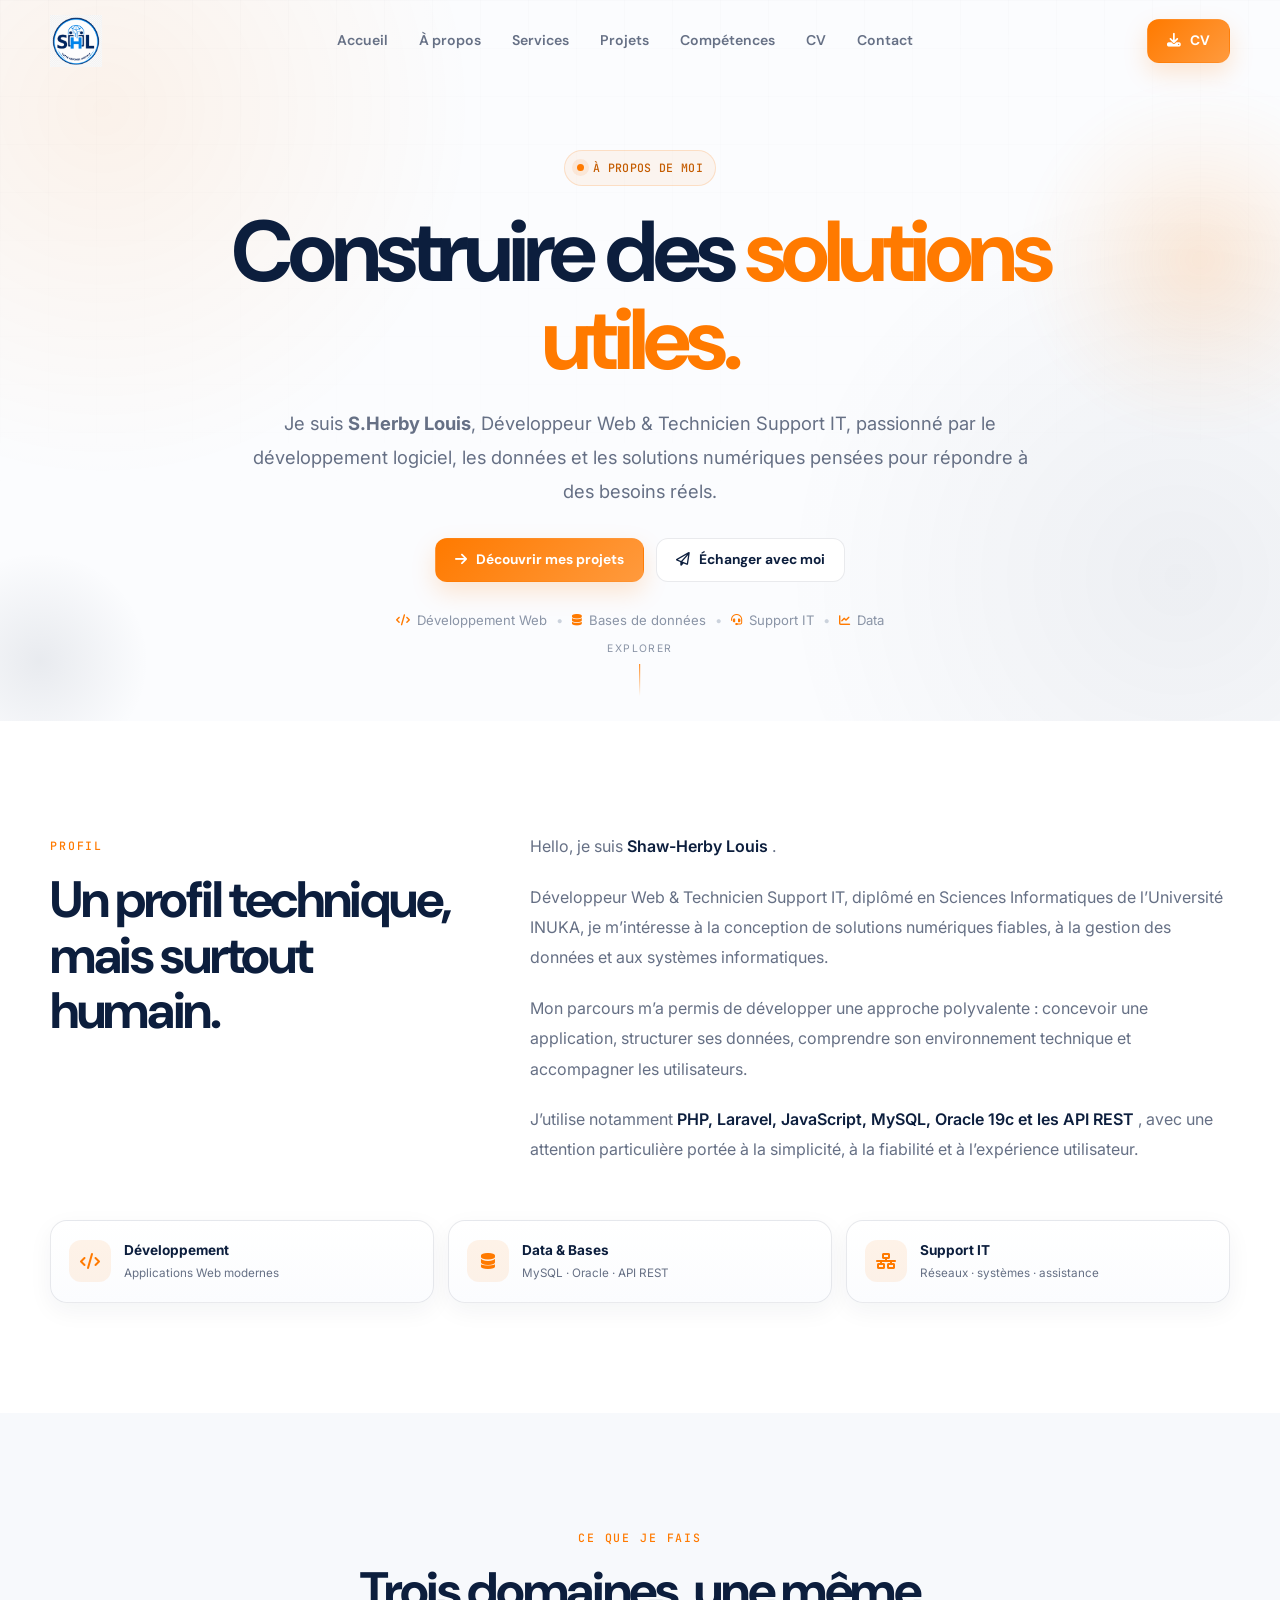
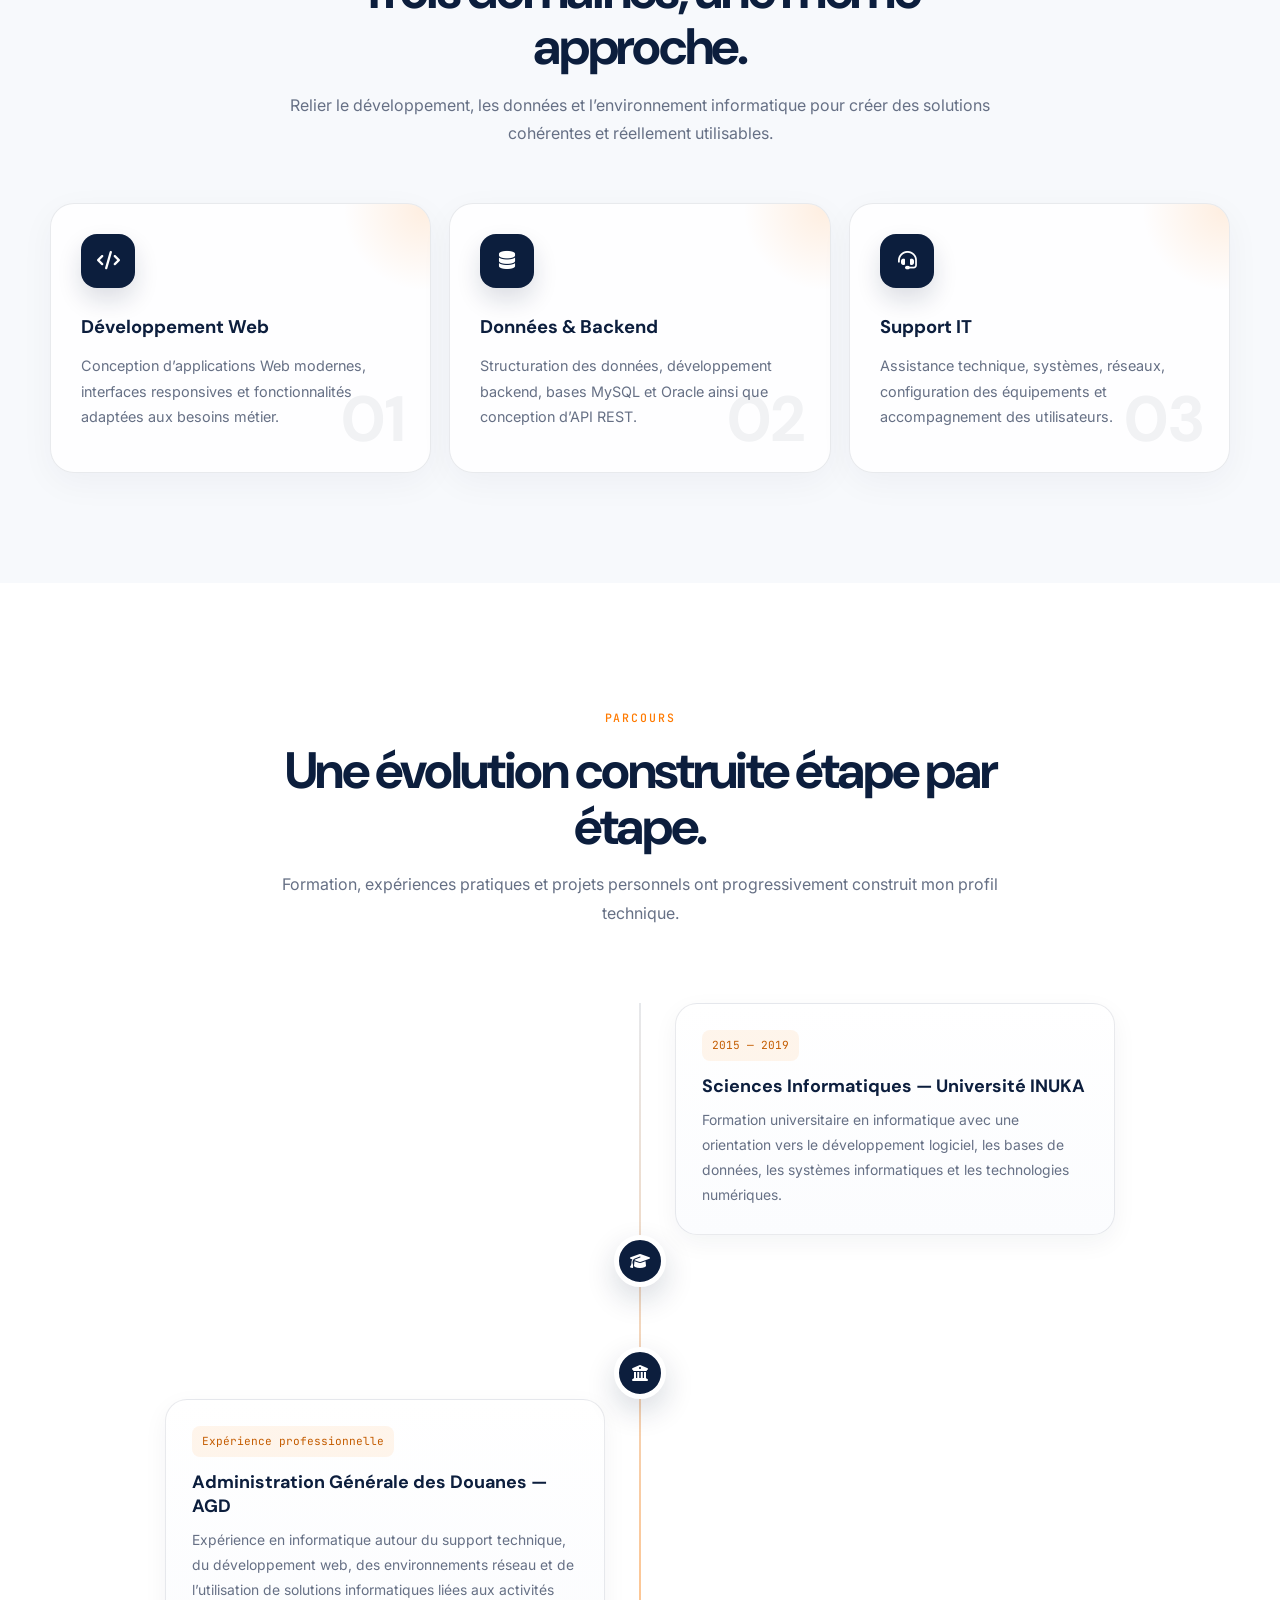
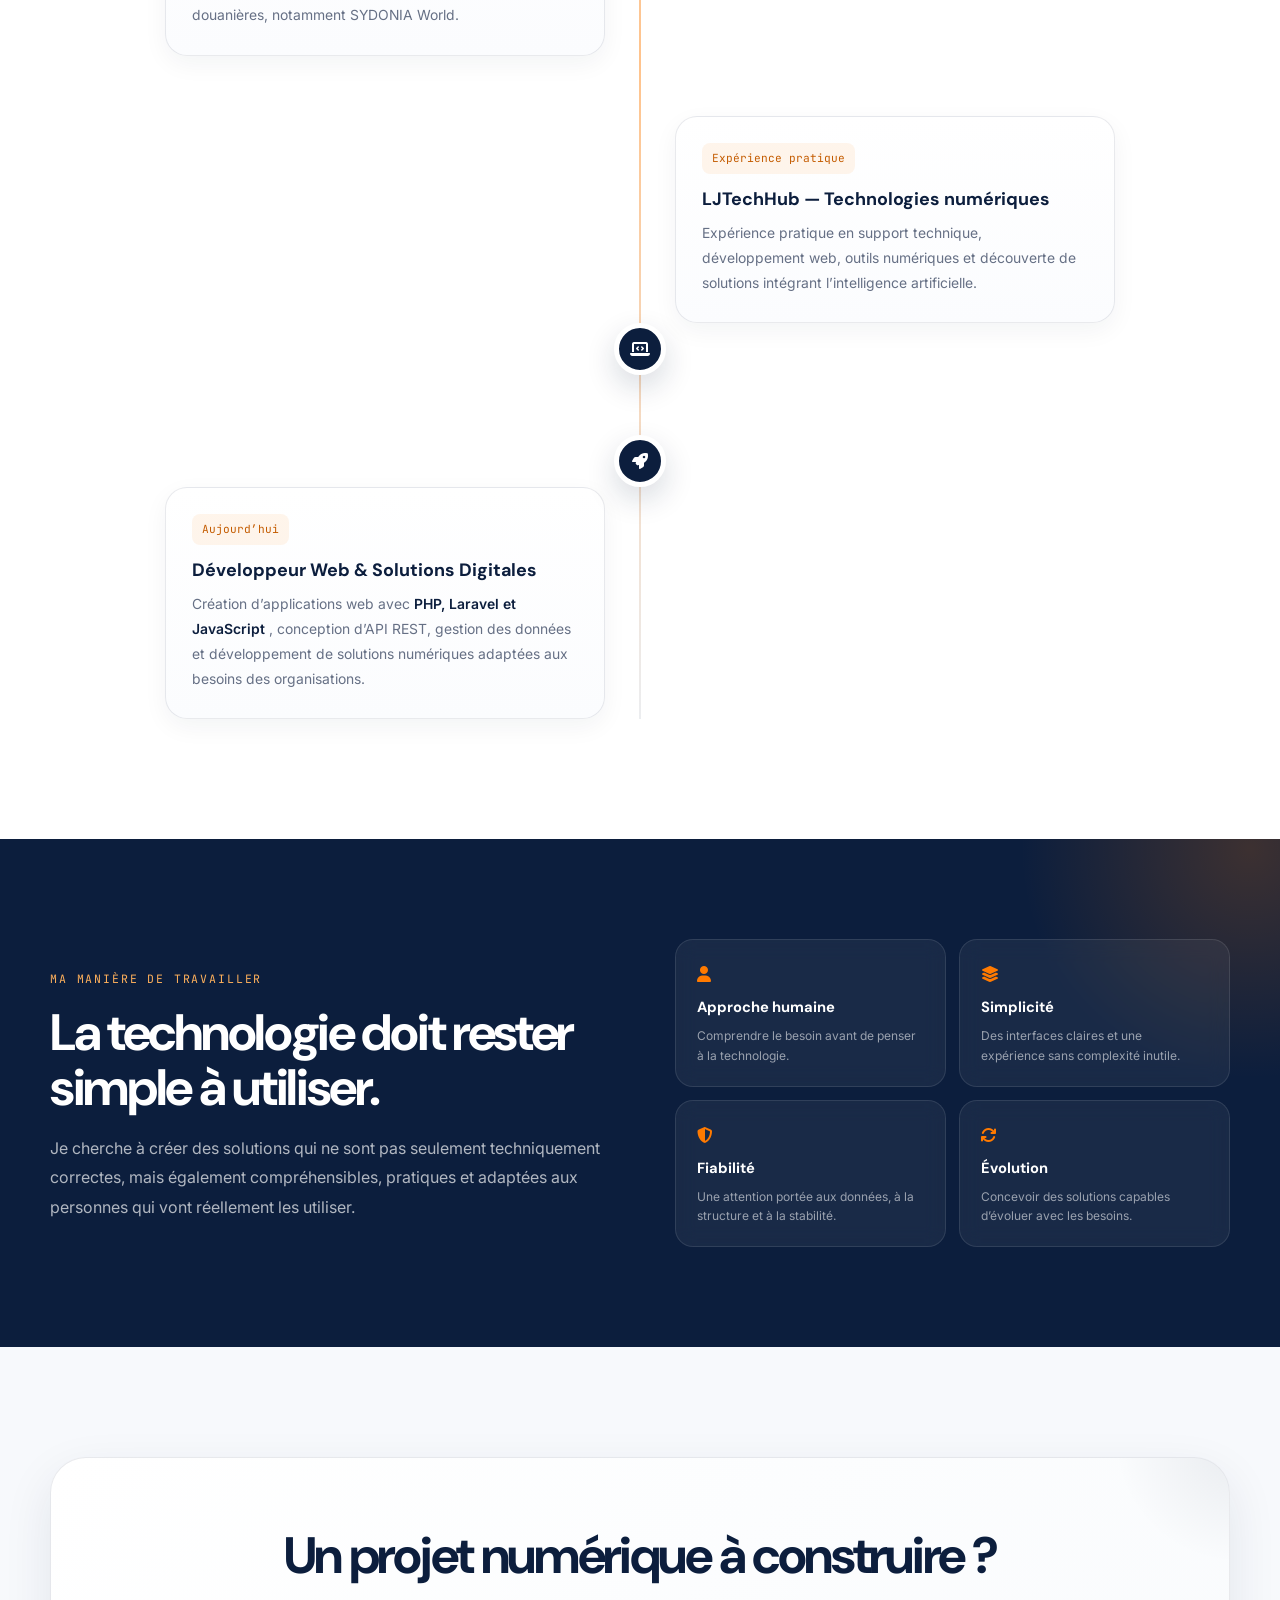
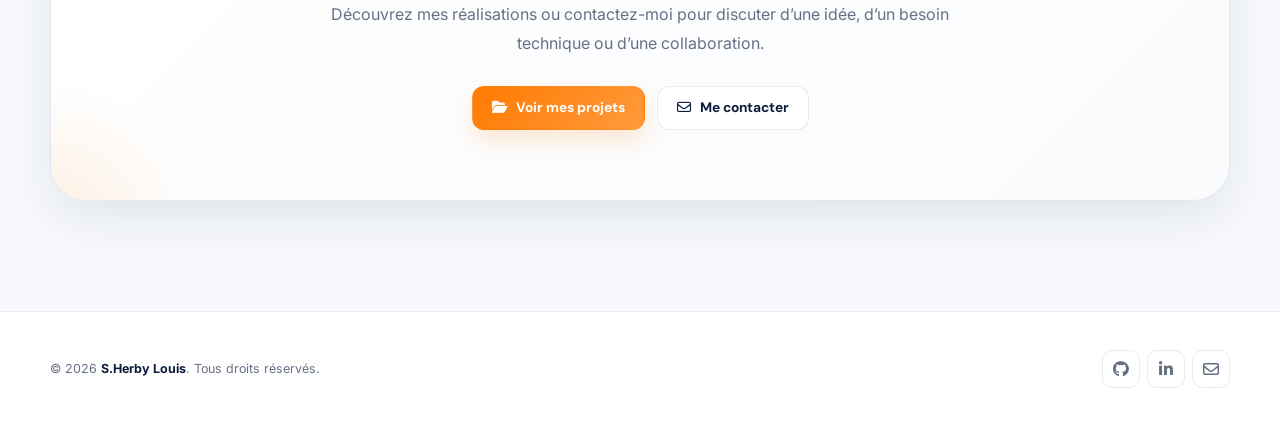
<file: pages/about.html>
<!DOCTYPE html>
<html lang="fr">
<head>
    <meta charset="UTF-8">

    <meta
        name="viewport"
        content="width=device-width, initial-scale=1.0"
    >

    <meta
        name="description"
        content="À propos de S.Herby Louis — Développeur Web, Bases de données, Support IT, Data & Solutions numériques."
    >

    <meta name="theme-color" content="#0c1e3d">

    <title>À propos — S.Herby Louis</title>

    <!-- =========================================================
         FONTS
    ========================================================== -->
    <link rel="preconnect" href="https://fonts.googleapis.com">
    <link rel="preconnect" href="https://fonts.gstatic.com" crossorigin>

    <link
        href="https://fonts.googleapis.com/css2?family=DM+Sans:wght@400;500;600;700&family=Inter:wght@400;500;600;700&family=JetBrains+Mono:wght@400;500&display=swap"
        rel="stylesheet"
    >

    <!-- =========================================================
         ICONS
    ========================================================== -->
    <link
        rel="stylesheet"
        href="https://cdnjs.cloudflare.com/ajax/libs/font-awesome/6.5.2/css/all.min.css"
    >

    <style>

        /* =========================================================
           ROOT
        ========================================================== */

        :root{
            --navy:#0c1e3d;
            --navy-2:#10294f;
            --navy-3:#17365f;

            --orange:#ff7a00;
            --orange-light:#ff9a3d;
            --orange-soft:rgba(255,122,0,.10);

            --white:#ffffff;
            --surface:#f8fafc;
            --surface-2:#f4f7fb;

            --text:#10213d;
            --muted:#667085;
            --muted-2:#8a94a6;

            --border:rgba(12,30,61,.09);
            --border-strong:rgba(12,30,61,.15);

            --shadow-sm:
                0 8px 24px rgba(12,30,61,.05);

            --shadow-md:
                0 18px 50px rgba(12,30,61,.09);

            --shadow-lg:
                0 30px 90px rgba(12,30,61,.13);

            --radius-sm:14px;
            --radius-md:20px;
            --radius-lg:28px;
            --radius-xl:36px;

            --font-display:'DM Sans',sans-serif;
            --font-body:'Inter',sans-serif;
            --font-mono:'JetBrains Mono',monospace;

            --container:1180px;

            --ease:cubic-bezier(.22,1,.36,1);
        }


        /* =========================================================
           RESET
        ========================================================== */

        *,
        *::before,
        *::after{
            box-sizing:border-box;
            margin:0;
            padding:0;
        }

        html{
            scroll-behavior:smooth;
            scroll-padding-top:100px;
        }

        body{
            min-height:100vh;
            background:var(--white);
            color:var(--text);
            font-family:var(--font-body);
            line-height:1.7;
            overflow-x:hidden;
            -webkit-font-smoothing:antialiased;
            text-rendering:optimizeLegibility;
        }

        body.menu-open{
            overflow:hidden;
        }

        a{
            color:inherit;
            text-decoration:none;
        }

        button{
            font:inherit;
        }

        img{
            display:block;
            max-width:100%;
        }

        ul{
            list-style:none;
        }


        /* =========================================================
           ACCESSIBILITY
        ========================================================== */

        :focus-visible{
            outline:3px solid rgba(255,122,0,.35);
            outline-offset:4px;
        }


        /* =========================================================
           SCROLL PROGRESS
        ========================================================== */

        .scroll-progress{
            position:fixed;
            top:0;
            left:0;
            width:0;
            height:3px;
            z-index:1001;

            background:
                linear-gradient(
                    90deg,
                    var(--orange),
                    #ffb15c
                );

            box-shadow:
                0 0 14px rgba(255,122,0,.35);
        }


        /* =========================================================
           BACKGROUND AMBIENT
        ========================================================== */

        .ambient{
            position:fixed;
            inset:0;
            pointer-events:none;
            z-index:-2;
            overflow:hidden;
        }

        .ambient::before,
        .ambient::after{
            content:"";
            position:absolute;
            width:420px;
            height:420px;
            border-radius:50%;
            filter:blur(90px);
            opacity:.28;
        }

        .ambient::before{
            top:8%;
            left:-180px;
            background:rgba(255,122,0,.12);
        }

        .ambient::after{
            right:-180px;
            top:42%;
            background:rgba(12,30,61,.10);
        }


        /* =========================================================
           CONTAINER
        ========================================================== */

        .container{
            width:min(
                calc(100% - 48px),
                var(--container)
            );

            margin-inline:auto;
        }


        /* =========================================================
           HEADER
        ========================================================== */

        .header{
            position:fixed;
            top:0;
            left:0;
            right:0;

            height:82px;

            z-index:900;

            border-bottom:1px solid transparent;

            transition:
                background .45s var(--ease),
                border-color .45s var(--ease),
                box-shadow .45s var(--ease),
                backdrop-filter .45s var(--ease);
        }

        .header.scrolled{
            background:rgba(255,255,255,.88);
            border-color:var(--border);

            backdrop-filter:
                blur(20px)
                saturate(140%);

            box-shadow:
                0 10px 35px rgba(12,30,61,.06);
        }

        .header-inner{
            height:100%;

            display:flex;
            align-items:center;
            justify-content:space-between;

            gap:28px;
        }


        /* =========================================================
           LOGO
        ========================================================== */

        .logo{
            display:flex;
            align-items:center;
            flex-shrink:0;
        }

        .logo img{
            width:auto;
            height:52px;
            object-fit:contain;

            transition:
                transform .35s var(--ease);
        }

        .logo:hover img{
            transform:translateY(-2px) scale(1.02);
        }


        /* =========================================================
           DESKTOP NAV
        ========================================================== */

        .desktop-nav{
            flex:1;

            display:flex;
            justify-content:center;
        }

        .desktop-nav ul{
            display:flex;
            align-items:center;
            gap:3px;
        }

        .desktop-nav a{
            position:relative;

            display:inline-flex;
            align-items:center;

            padding:9px 14px;

            border-radius:10px;

            color:var(--muted);

            font-family:var(--font-display);
            font-size:.88rem;
            font-weight:600;

            transition:
                color .25s ease,
                background .25s ease,
                transform .25s ease;
        }

        .desktop-nav a::after{
            content:"";

            position:absolute;

            left:14px;
            right:14px;
            bottom:4px;

            height:2px;

            border-radius:20px;

            background:var(--orange);

            transform:
                scaleX(0);

            transform-origin:center;

            transition:
                transform .3s var(--ease);
        }

        .desktop-nav a:hover{
            color:var(--navy);
            background:var(--surface-2);
            transform:translateY(-1px);
        }

        .desktop-nav a.active{
            color:var(--navy);
            background:var(--surface-2);
        }

        .desktop-nav a.active::after{
            transform:scaleX(1);
        }


        /* =========================================================
           HEADER ACTIONS
        ========================================================== */

        .header-actions{
            display:flex;
            align-items:center;
            gap:10px;
        }

        .btn{
            position:relative;

            display:inline-flex;
            align-items:center;
            justify-content:center;

            gap:9px;

            min-height:44px;

            padding:0 19px;

            border-radius:12px;

            border:1px solid transparent;

            font-family:var(--font-display);
            font-size:.86rem;
            font-weight:700;

            cursor:pointer;

            overflow:hidden;

            transition:
                transform .3s var(--ease),
                box-shadow .3s var(--ease),
                border-color .3s ease,
                background .3s ease;
        }

        .btn::before{
            content:"";

            position:absolute;

            top:0;
            left:-120%;

            width:70%;
            height:100%;

            background:
                linear-gradient(
                    90deg,
                    transparent,
                    rgba(255,255,255,.32),
                    transparent
                );

            transform:skewX(-20deg);

            transition:left .65s var(--ease);
        }

        .btn:hover::before{
            left:140%;
        }

        .btn:hover{
            transform:translateY(-2px);
        }

        .btn-primary{
            color:#fff;

            background:
                linear-gradient(
                    135deg,
                    var(--orange),
                    var(--orange-light)
                );

            box-shadow:
                0 10px 25px rgba(255,122,0,.18);
        }

        .btn-primary:hover{
            box-shadow:
                0 15px 35px rgba(255,122,0,.27);
        }

        .btn i{
            position:relative;
            z-index:1;
        }

        .btn span{
            position:relative;
            z-index:1;
        }


        /* =========================================================
           MOBILE MENU BUTTON
        ========================================================== */

        .menu-btn{
            display:none;

            width:44px;
            height:44px;

            border:1px solid var(--border);

            border-radius:12px;

            background:var(--surface);

            color:var(--navy);

            cursor:pointer;

            align-items:center;
            justify-content:center;

            transition:
                transform .3s ease,
                background .3s ease;
        }

        .menu-btn:hover{
            transform:translateY(-2px);
            background:#fff;
        }


        /* =========================================================
           MOBILE NAV
        ========================================================== */

        .mobile-nav{
            position:fixed;
            inset:0;

            z-index:950;

            display:flex;
            flex-direction:column;

            padding:110px 28px 40px;

            background:
                rgba(255,255,255,.96);

            backdrop-filter:blur(25px);

            opacity:0;
            visibility:hidden;

            transform:translateY(-20px);

            transition:
                opacity .4s var(--ease),
                visibility .4s,
                transform .4s var(--ease);
        }

        .mobile-nav.open{
            opacity:1;
            visibility:visible;
            transform:translateY(0);
        }

        .mobile-nav-header{
            position:absolute;

            top:22px;
            left:24px;
            right:24px;

            display:flex;
            align-items:center;
            justify-content:space-between;
        }

        .mobile-nav-logo{
            height:42px;
            width:auto;
        }

        .close-nav{
            width:44px;
            height:44px;

            border:1px solid var(--border);

            border-radius:12px;

            background:var(--surface);

            color:var(--navy);

            cursor:pointer;
        }

        .mobile-nav ul{
            display:flex;
            flex-direction:column;
            gap:8px;

            width:min(100%,430px);
            margin:auto;
        }

        .mobile-nav a{
            display:flex;
            align-items:center;
            justify-content:space-between;

            padding:17px 18px;

            border-radius:14px;

            color:var(--muted);

            font-family:var(--font-display);
            font-size:1.05rem;
            font-weight:600;

            transition:
                color .25s ease,
                background .25s ease,
                transform .25s ease;
        }

        .mobile-nav a i{
            color:var(--orange);
            opacity:0;
            transform:translateX(-8px);

            transition:
                opacity .25s ease,
                transform .25s ease;
        }

        .mobile-nav a:hover,
        .mobile-nav a.active{
            color:var(--navy);
            background:var(--surface-2);
            transform:translateX(4px);
        }

        .mobile-nav a:hover i,
        .mobile-nav a.active i{
            opacity:1;
            transform:translateX(0);
        }


        /* =========================================================
           HERO
        ========================================================== */

        .hero{
            position:relative;

            min-height:680px;

            padding:
                150px 0
                90px;

            display:flex;
            align-items:center;

            overflow:hidden;

            background:
                radial-gradient(
                    circle at 8% 15%,
                    rgba(255,122,0,.08),
                    transparent 28%
                ),
                radial-gradient(
                    circle at 92% 80%,
                    rgba(12,30,61,.06),
                    transparent 30%
                ),
                #fbfcfe;
        }

        .hero-grid{
            position:absolute;
            inset:0;

            opacity:.35;

            background-image:
                linear-gradient(
                    rgba(12,30,61,.035) 1px,
                    transparent 1px
                ),
                linear-gradient(
                    90deg,
                    rgba(12,30,61,.035) 1px,
                    transparent 1px
                );

            background-size:
                48px 48px;

            mask-image:
                linear-gradient(
                    to bottom,
                    black,
                    transparent 85%
                );
        }

        .hero-orb{
            position:absolute;

            width:360px;
            height:360px;

            border-radius:50%;

            background:
                radial-gradient(
                    circle,
                    rgba(255,122,0,.15),
                    rgba(255,122,0,.04) 45%,
                    transparent 70%
                );

            filter:blur(10px);

            top:80px;
            right:-100px;

            animation:
                orbFloat 8s ease-in-out infinite;
        }

        .hero-orb-two{
            position:absolute;

            width:220px;
            height:220px;

            border-radius:50%;

            background:
                radial-gradient(
                    circle,
                    rgba(12,30,61,.08),
                    transparent 70%
                );

            bottom:-50px;
            left:-70px;

            animation:
                orbFloatTwo 10s ease-in-out infinite;
        }

        @keyframes orbFloat{
            0%,100%{
                transform:translate3d(0,0,0);
            }

            50%{
                transform:translate3d(-25px,25px,0);
            }
        }

        @keyframes orbFloatTwo{
            0%,100%{
                transform:translate3d(0,0,0);
            }

            50%{
                transform:translate3d(25px,-20px,0);
            }
        }

        .hero-content{
            position:relative;
            z-index:2;

            width:min(900px,100%);

            margin:auto;

            text-align:center;
        }

        .eyebrow{
            display:inline-flex;
            align-items:center;
            gap:9px;

            padding:7px 12px;

            border:1px solid rgba(255,122,0,.18);

            border-radius:100px;

            background:
                rgba(255,122,0,.06);

            color:
                #c45c00;

            font-family:var(--font-mono);
            font-size:.72rem;
            font-weight:500;

            letter-spacing:.03em;

            margin-bottom:22px;

            animation:
                fadeUp .8s var(--ease) both;
        }

        .eyebrow-dot{
            width:7px;
            height:7px;

            border-radius:50%;

            background:var(--orange);

            box-shadow:
                0 0 0 5px rgba(255,122,0,.10);

            animation:
                pulseDot 2.2s ease-in-out infinite;
        }

        @keyframes pulseDot{
            0%,100%{
                box-shadow:
                    0 0 0 4px rgba(255,122,0,.10);
            }

            50%{
                box-shadow:
                    0 0 0 8px rgba(255,122,0,.04);
            }
        }

        .hero h1{
            max-width:850px;

            margin:0 auto 22px;

            color:var(--navy);

            font-family:var(--font-display);

            font-size:
                clamp(
                    2.8rem,
                    7vw,
                    5.4rem
                );

            line-height:1.02;

            letter-spacing:-.055em;

            font-weight:700;

            animation:
                fadeUp .9s .08s var(--ease) both;
        }

        .hero h1 span{
            color:var(--orange);
        }

        .hero-lead{
            max-width:780px;

            margin:0 auto;

            color:var(--muted);

            font-size:
                clamp(
                    1rem,
                    2vw,
                    1.15rem
                );

            line-height:1.85;

            animation:
                fadeUp .9s .16s var(--ease) both;
        }

        .hero-actions{
            display:flex;
            align-items:center;
            justify-content:center;

            gap:12px;

            margin-top:30px;

            animation:
                fadeUp .9s .24s var(--ease) both;
        }

        .hero-meta{
            display:flex;
            align-items:center;
            justify-content:center;

            flex-wrap:wrap;

            gap:9px;

            margin-top:27px;

            color:var(--muted-2);

            font-size:.82rem;

            animation:
                fadeUp .9s .32s var(--ease) both;
        }

        .hero-meta span{
            display:inline-flex;
            align-items:center;
            gap:7px;
        }

        .hero-meta i{
            color:var(--orange);
            font-size:.7rem;
        }

        .hero-meta .separator{
            color:#cbd2dc;
        }

        .scroll-cue{
            position:absolute;

            bottom:25px;
            left:50%;

            display:flex;
            flex-direction:column;
            align-items:center;

            gap:7px;

            transform:translateX(-50%);

            color:var(--muted-2);

            font-size:.65rem;
            letter-spacing:.14em;
            text-transform:uppercase;

            animation:
                fadeIn 1s 1s ease both;
        }

        .scroll-cue-line{
            width:1px;
            height:32px;

            background:
                linear-gradient(
                    var(--orange),
                    transparent
                );

            animation:
                scrollLine 2s ease-in-out infinite;
        }

        @keyframes scrollLine{
            0%,100%{
                transform:scaleY(.6);
                transform-origin:top;
            }

            50%{
                transform:scaleY(1);
            }
        }


        /* =========================================================
           INTRO
        ========================================================== */

        .intro-section{
            padding:110px 0;

            background:#fff;
        }

        .intro-layout{
            display:grid;

            grid-template-columns:
                minmax(280px,.8fr)
                minmax(0,1.4fr);

            gap:80px;

            align-items:start;
        }

        .section-kicker{
            display:inline-flex;

            color:var(--orange);

            font-family:var(--font-mono);

            font-size:.72rem;
            font-weight:500;

            letter-spacing:.16em;

            text-transform:uppercase;
        }

        .intro-title{
            margin-top:14px;

            color:var(--navy);

            font-family:var(--font-display);

            font-size:
                clamp(
                    2rem,
                    4vw,
                    3.4rem
                );

            line-height:1.08;

            letter-spacing:-.045em;
        }

        .intro-copy{
            color:var(--muted);

            font-size:1rem;

            line-height:1.9;
        }

        .intro-copy p + p{
            margin-top:20px;
        }

        .highlight{
            color:var(--navy);
            font-weight:600;
        }


        /* =========================================================
           PROFILE STRIP
        ========================================================== */

        .profile-strip{
            margin-top:55px;

            display:grid;

            grid-template-columns:
                repeat(3,1fr);

            gap:14px;
        }

        .profile-chip{
            display:flex;
            align-items:center;
            gap:13px;

            padding:18px;

            border:
                1px solid var(--border);

            border-radius:17px;

            background:
                linear-gradient(
                    180deg,
                    #fff,
                    #fbfcfe
                );

            box-shadow:var(--shadow-sm);

            transition:
                transform .35s var(--ease),
                box-shadow .35s var(--ease),
                border-color .35s ease;
        }

        .profile-chip:hover{
            transform:translateY(-5px);

            border-color:
                rgba(255,122,0,.22);

            box-shadow:
                0 16px 35px rgba(12,30,61,.08);
        }

        .profile-chip-icon{
            flex:0 0 42px;

            width:42px;
            height:42px;

            display:flex;
            align-items:center;
            justify-content:center;

            border-radius:12px;

            background:
                rgba(255,122,0,.09);

            color:var(--orange);
        }

        .profile-chip strong{
            display:block;

            color:var(--navy);

            font-size:.85rem;
        }

        .profile-chip small{
            display:block;

            margin-top:2px;

            color:var(--muted);

            font-size:.73rem;
        }


        /* =========================================================
           FOCUS AREAS
        ========================================================== */

        .focus-section{
            padding:110px 0;

            background:
                #f7f9fc;
        }

        .section-heading{
            max-width:700px;

            margin:0 auto 55px;

            text-align:center;
        }

        .section-heading h2{
            margin-top:13px;

            color:var(--navy);

            font-family:var(--font-display);

            font-size:
                clamp(
                    2rem,
                    4vw,
                    3.2rem
                );

            line-height:1.1;

            letter-spacing:-.045em;
        }

        .section-heading p{
            margin-top:15px;

            color:var(--muted);

            line-height:1.8;
        }

        .focus-grid{
            display:grid;

            grid-template-columns:
                repeat(3,1fr);

            gap:18px;
        }

        .focus-card{
            position:relative;

            min-height:270px;

            padding:30px;

            border:
                1px solid var(--border);

            border-radius:24px;

            background:
                rgba(255,255,255,.86);

            box-shadow:
                0 10px 35px rgba(12,30,61,.045);

            overflow:hidden;

            transition:
                transform .45s var(--ease),
                box-shadow .45s var(--ease),
                border-color .35s ease;
        }

        .focus-card::before{
            content:"";

            position:absolute;

            width:170px;
            height:170px;

            right:-80px;
            top:-80px;

            border-radius:50%;

            background:
                radial-gradient(
                    circle,
                    rgba(255,122,0,.12),
                    transparent 68%
                );

            transition:
                transform .5s var(--ease);
        }

        .focus-card:hover{
            transform:
                translateY(-8px);

            border-color:
                rgba(255,122,0,.20);

            box-shadow:
                var(--shadow-md);
        }

        .focus-card:hover::before{
            transform:
                scale(1.35);
        }

        .focus-icon{
            position:relative;

            width:54px;
            height:54px;

            display:flex;
            align-items:center;
            justify-content:center;

            margin-bottom:24px;

            border-radius:16px;

            background:
                var(--navy);

            color:#fff;

            font-size:1.15rem;

            box-shadow:
                0 12px 25px rgba(12,30,61,.14);

            transition:
                transform .4s var(--ease),
                background .3s ease;
        }

        .focus-card:hover .focus-icon{
            transform:
                rotate(-4deg)
                translateY(-3px);

            background:var(--orange);
        }

        .focus-card h3{
            position:relative;

            margin-bottom:10px;

            color:var(--navy);

            font-family:var(--font-display);

            font-size:1.15rem;
        }

        .focus-card p{
            position:relative;

            color:var(--muted);

            font-size:.9rem;

            line-height:1.75;
        }

        .focus-number{
            position:absolute;

            right:25px;
            bottom:20px;

            color:rgba(12,30,61,.055);

            font-family:var(--font-display);

            font-size:4rem;
            font-weight:700;

            line-height:1;
        }


        /* =========================================================
           JOURNEY / TIMELINE
        ========================================================== */

        .journey-section{
            padding:120px 0;

            background:#fff;
        }

        .journey-heading{
            max-width:720px;

            margin:0 auto 75px;

            text-align:center;
        }

        .journey-heading h2{
            margin-top:13px;

            color:var(--navy);

            font-family:var(--font-display);

            font-size:
                clamp(
                    2rem,
                    4vw,
                    3.25rem
                );

            line-height:1.08;

            letter-spacing:-.045em;
        }

        .journey-heading p{
            margin-top:16px;

            color:var(--muted);

            line-height:1.8;
        }

        .timeline{
            position:relative;

            max-width:1000px;

            margin:auto;
        }

        .timeline-line{
            position:absolute;

            top:0;
            bottom:0;
            left:50%;

            width:2px;

            transform:translateX(-50%);

            background:
                linear-gradient(
                    to bottom,
                    rgba(12,30,61,.10),
                    rgba(255,122,0,.45),
                    rgba(12,30,61,.08)
                );
        }

        .timeline-progress{
            position:absolute;

            top:0;
            left:0;

            width:100%;

            height:0;

            background:
                linear-gradient(
                    to bottom,
                    var(--navy),
                    var(--orange)
                );

            transition:
                height .15s linear;
        }

        .timeline-item{
            position:relative;

            display:grid;

            grid-template-columns:
                1fr 70px 1fr;

            gap:0;

            margin-bottom:60px;

            opacity:0;

            transform:translateY(35px);

            transition:
                opacity .8s var(--ease),
                transform .8s var(--ease);
        }

        .timeline-item.visible{
            opacity:1;
            transform:translateY(0);
        }

        .timeline-item:last-child{
            margin-bottom:0;
        }

        .timeline-center{
            position:relative;

            display:flex;
            justify-content:center;
        }

        .timeline-dot{
            position:relative;
            z-index:4;

            width:52px;
            height:52px;

            display:flex;
            align-items:center;
            justify-content:center;

            border:
                5px solid #fff;

            border-radius:50%;

            background:var(--navy);

            color:#fff;

            box-shadow:
                0 12px 30px rgba(12,30,61,.16);

            transition:
                background .35s ease,
                transform .35s var(--ease),
                box-shadow .35s ease;
        }

        .timeline-item:hover .timeline-dot{
            background:var(--orange);

            transform:
                scale(1.1);

            box-shadow:
                0 15px 35px rgba(255,122,0,.22);
        }

        .timeline-content{
            width:calc(100% - 25px);

            padding:26px;

            border:
                1px solid var(--border);

            border-radius:22px;

            background:
                linear-gradient(
                    180deg,
                    #fff,
                    #fbfcfe
                );

            box-shadow:
                var(--shadow-sm);

            transition:
                transform .4s var(--ease),
                box-shadow .4s var(--ease),
                border-color .35s ease;
        }

        .timeline-content:hover{
            transform:translateY(-5px);

            border-color:
                rgba(255,122,0,.20);

            box-shadow:
                var(--shadow-md);
        }

        .timeline-item:nth-child(odd) .timeline-content{
            grid-column:1;
            justify-self:end;
        }

        .timeline-item:nth-child(odd) .timeline-center{
            grid-column:2;
        }

        .timeline-item:nth-child(odd) .timeline-empty{
            grid-column:3;
        }

        .timeline-item:nth-child(even) .timeline-empty{
            grid-column:1;
        }

        .timeline-item:nth-child(even) .timeline-center{
            grid-column:2;
        }

        .timeline-item:nth-child(even) .timeline-content{
            grid-column:3;
            justify-self:start;
        }

        .timeline-date{
            display:inline-flex;

            padding:6px 10px;

            border-radius:8px;

            background:
                rgba(255,122,0,.08);

            color:
                #c45c00;

            font-family:var(--font-mono);

            font-size:.7rem;

            margin-bottom:13px;
        }

        .timeline-content h3{
            color:var(--navy);

            font-family:var(--font-display);

            font-size:1.12rem;

            line-height:1.35;

            margin-bottom:10px;
        }

        .timeline-content p{
            color:var(--muted);

            font-size:.87rem;

            line-height:1.8;
        }

        .timeline-content strong{
            color:var(--navy);
            font-weight:600;
        }


        /* =========================================================
           PHILOSOPHY
        ========================================================== */

        .philosophy{
            padding:100px 0;

            background:
                var(--navy);

            color:#fff;

            overflow:hidden;

            position:relative;
        }

        .philosophy::before{
            content:"";

            position:absolute;

            width:500px;
            height:500px;

            right:-220px;
            top:-240px;

            border-radius:50%;

            background:
                radial-gradient(
                    circle,
                    rgba(255,122,0,.20),
                    transparent 65%
                );
        }

        .philosophy-inner{
            position:relative;
            z-index:2;

            display:grid;

            grid-template-columns:
                1fr 1fr;

            gap:70px;

            align-items:center;
        }

        .philosophy-kicker{
            color:#ffb15c;

            font-family:var(--font-mono);

            font-size:.72rem;

            letter-spacing:.16em;

            text-transform:uppercase;
        }

        .philosophy h2{
            margin-top:14px;

            color:#fff;

            font-family:var(--font-display);

            font-size:
                clamp(
                    2rem,
                    4vw,
                    3.3rem
                );

            line-height:1.08;

            letter-spacing:-.045em;
        }

        .philosophy-copy{
            margin-top:18px;

            color:
                rgba(255,255,255,.68);

            line-height:1.85;
        }

        .principles{
            display:grid;

            grid-template-columns:
                repeat(2,1fr);

            gap:13px;
        }

        .principle{
            padding:21px;

            border:
                1px solid rgba(255,255,255,.10);

            border-radius:18px;

            background:
                rgba(255,255,255,.055);

            backdrop-filter:blur(10px);

            transition:
                transform .35s var(--ease),
                background .35s ease,
                border-color .35s ease;
        }

        .principle:hover{
            transform:translateY(-5px);

            background:
                rgba(255,255,255,.08);

            border-color:
                rgba(255,122,0,.25);
        }

        .principle i{
            color:var(--orange);

            margin-bottom:13px;

            font-size:1rem;
        }

        .principle h3{
            color:#fff;

            font-family:var(--font-display);

            font-size:.92rem;

            margin-bottom:6px;
        }

        .principle p{
            color:
                rgba(255,255,255,.56);

            font-size:.75rem;

            line-height:1.6;
        }


        /* =========================================================
           CTA
        ========================================================== */

        .cta{
            padding:110px 0;

            background:
                #f7f9fc;
        }

        .cta-card{
            position:relative;

            padding:
                70px 50px;

            border:
                1px solid var(--border);

            border-radius:
                var(--radius-xl);

            background:
                linear-gradient(
                    135deg,
                    #fff,
                    #f9fbfd
                );

            box-shadow:
                var(--shadow-md);

            text-align:center;

            overflow:hidden;
        }

        .cta-card::before{
            content:"";

            position:absolute;

            width:300px;
            height:300px;

            border-radius:50%;

            left:-150px;
            bottom:-180px;

            background:
                radial-gradient(
                    circle,
                    rgba(255,122,0,.12),
                    transparent 68%
                );
        }

        .cta-card::after{
            content:"";

            position:absolute;

            width:260px;
            height:260px;

            border-radius:50%;

            right:-140px;
            top:-150px;

            background:
                radial-gradient(
                    circle,
                    rgba(12,30,61,.08),
                    transparent 68%
                );
        }

        .cta-content{
            position:relative;
            z-index:2;
        }

        .cta-card h2{
            color:var(--navy);

            font-family:var(--font-display);

            font-size:
                clamp(
                    2rem,
                    4vw,
                    3.2rem
                );

            line-height:1.1;

            letter-spacing:-.045em;
        }

        .cta-card p{
            max-width:620px;

            margin:16px auto 28px;

            color:var(--muted);

            line-height:1.8;
        }

        .cta-actions{
            display:flex;

            justify-content:center;

            gap:12px;

            flex-wrap:wrap;
        }


        /* =========================================================
           FOOTER
        ========================================================== */

        footer{
            padding:38px 0;

            background:#fff;

            border-top:
                1px solid var(--border);
        }

        .footer-inner{
            display:flex;

            align-items:center;

            justify-content:space-between;

            gap:20px;
        }

        .footer-brand{
            color:var(--muted);

            font-size:.78rem;
        }

        .footer-brand strong{
            color:var(--navy);
        }

        .footer-links{
            display:flex;

            align-items:center;

            gap:7px;
        }

        .footer-links a{
            width:38px;
            height:38px;

            display:flex;
            align-items:center;
            justify-content:center;

            border:
                1px solid var(--border);

            border-radius:10px;

            color:var(--muted);

            transition:
                color .25s ease,
                background .25s ease,
                border-color .25s ease,
                transform .25s ease;
        }

        .footer-links a:hover{
            color:#fff;

            background:var(--navy);

            border-color:var(--navy);

            transform:translateY(-3px);
        }


        /* =========================================================
           BACK TO TOP
        ========================================================== */

        .back-top{
            position:fixed;

            right:24px;
            bottom:24px;

            width:45px;
            height:45px;

            display:flex;
            align-items:center;
            justify-content:center;

            border:1px solid var(--border);

            border-radius:13px;

            background:
                rgba(255,255,255,.92);

            color:var(--navy);

            box-shadow:
                0 10px 30px rgba(12,30,61,.10);

            cursor:pointer;

            opacity:0;
            visibility:hidden;

            transform:
                translateY(15px);

            transition:
                opacity .35s ease,
                visibility .35s,
                transform .35s var(--ease),
                background .25s ease;
        }

        .back-top.show{
            opacity:1;
            visibility:visible;
            transform:translateY(0);
        }

        .back-top:hover{
            color:#fff;
            background:var(--orange);
        }


        /* =========================================================
           REVEAL SYSTEM
        ========================================================== */

        [data-reveal]{
            opacity:0;

            transform:
                translateY(28px);

            transition:
                opacity .8s var(--ease),
                transform .8s var(--ease);
        }

        [data-reveal="left"]{
            transform:
                translateX(-35px);
        }

        [data-reveal="right"]{
            transform:
                translateX(35px);
        }

        [data-reveal].visible{
            opacity:1;
            transform:translate(0,0);
        }


        /* =========================================================
           STAGGER
        ========================================================== */

        .stagger-1{
            transition-delay:.06s !important;
        }

        .stagger-2{
            transition-delay:.12s !important;
        }

        .stagger-3{
            transition-delay:.18s !important;
        }

        .stagger-4{
            transition-delay:.24s !important;
        }


        /* =========================================================
           KEYFRAMES
        ========================================================== */

        @keyframes fadeUp{
            from{
                opacity:0;
                transform:translateY(22px);
            }

            to{
                opacity:1;
                transform:translateY(0);
            }
        }

        @keyframes fadeIn{
            from{
                opacity:0;
            }

            to{
                opacity:1;
            }
        }


        /* =========================================================
           RESPONSIVE 1050
        ========================================================== */

        @media(max-width:1050px){

            .desktop-nav{
                display:none;
            }

            .menu-btn{
                display:flex;
            }

            .intro-layout{
                gap:45px;
            }

            .focus-grid{
                grid-template-columns:
                    repeat(3,1fr);
            }

            .profile-strip{
                grid-template-columns:
                    repeat(3,1fr);
            }

        }


        /* =========================================================
           RESPONSIVE 850
        ========================================================== */

        @media(max-width:850px){

            .hero{
                min-height:620px;

                padding:
                    140px 0
                    90px;
            }

            .intro-layout{
                grid-template-columns:1fr;

                gap:30px;
            }

            .profile-strip{
                grid-template-columns:
                    1fr;
            }

            .focus-grid{
                grid-template-columns:
                    1fr;
            }

            .focus-card{
                min-height:230px;
            }

            .philosophy-inner{
                grid-template-columns:1fr;

                gap:45px;
            }

            .timeline-line{
                left:24px;
            }

            .timeline-item{
                display:grid;

                grid-template-columns:
                    50px 1fr;

                gap:20px;

                margin-bottom:35px;
            }

            .timeline-center{
                grid-column:1 !important;
                grid-row:1;
            }

            .timeline-empty{
                display:none;
            }

            .timeline-content{
                grid-column:2 !important;
                grid-row:1;

                width:100%;

                justify-self:start !important;
            }

            .timeline-dot{
                width:48px;
                height:48px;
            }

        }


        /* =========================================================
           RESPONSIVE 650
        ========================================================== */

        @media(max-width:650px){

            .container{
                width:min(
                    calc(100% - 36px),
                    var(--container)
                );
            }

            .header{
                height:72px;
            }

            .logo img{
                height:43px;
            }

            .header-actions .btn-primary{
                display:none;
            }

            .hero{
                min-height:620px;

                padding:
                    125px 0
                    80px;
            }

            .hero h1{
                letter-spacing:-.045em;
            }

            .hero-actions{
                flex-direction:column;

                width:100%;
            }

            .hero-actions .btn{
                width:100%;
                max-width:290px;
            }

            .hero-meta{
                gap:7px;
            }

            .scroll-cue{
                display:none;
            }

            .intro-section,
            .focus-section,
            .journey-section{
                padding:
                    80px 0;
            }

            .section-heading,
            .journey-heading{
                margin-bottom:42px;
            }

            .philosophy{
                padding:80px 0;
            }

            .principles{
                grid-template-columns:
                    1fr;
            }

            .cta{
                padding:75px 0;
            }

            .cta-card{
                padding:
                    48px 24px;

                border-radius:26px;
            }

            .footer-inner{
                flex-direction:column;

                text-align:center;
            }

            .back-top{
                right:16px;
                bottom:16px;
            }

        }


        /* =========================================================
           RESPONSIVE 430
        ========================================================== */

        @media(max-width:430px){

            .container{
                width:
                    calc(100% - 28px);
            }

            .hero{
                padding-top:115px;
            }

            .hero h1{
                font-size:
                    clamp(
                        2.5rem,
                        13vw,
                        3.4rem
                    );
            }

            .hero-lead{
                font-size:.93rem;
            }

            .eyebrow{
                font-size:.66rem;
            }

            .timeline-item{
                grid-template-columns:
                    43px 1fr;

                gap:13px;
            }

            .timeline-line{
                left:21px;
            }

            .timeline-dot{
                width:42px;
                height:42px;

                font-size:.85rem;
            }

            .timeline-content{
                padding:21px;
            }

            .timeline-content h3{
                font-size:1rem;
            }

            .timeline-content p{
                font-size:.82rem;
            }

        }


        /* =========================================================
           REDUCED MOTION
        ========================================================== */

        @media(prefers-reduced-motion:reduce){

            html{
                scroll-behavior:auto;
            }

            *,
            *::before,
            *::after{
                animation-duration:.01ms !important;
                animation-iteration-count:1 !important;
                transition-duration:.01ms !important;
            }

            [data-reveal],
            .timeline-item{
                opacity:1 !important;
                transform:none !important;
            }

            .hero-orb,
            .hero-orb-two{
                animation:none !important;
            }

        }

    </style>
</head>


<body>

    <!-- =========================================================
         PROGRESS
    ========================================================== -->

    <div class="scroll-progress" id="scrollProgress"></div>

    <div class="ambient"></div>


    <!-- =========================================================
         HEADER
    ========================================================== -->

    <header class="header" id="header">

        <div class="container header-inner">

            <a
                href="../index.html"
                class="logo"
                aria-label="Retour à l'accueil"
            >
                <img
                    src="../images/shl.png"
                    alt="Logo S.Herby Louis"
                >
            </a>


            <nav class="desktop-nav" aria-label="Navigation principale">

                <ul>

                    <li>
                        <a href="../index.html">
                            Accueil
                        </a>
                    </li>

                    <li>
                        <a
                            href="about.html"
                            class="active"
                            aria-current="page"
                        >
                            À propos
                        </a>
                    </li>

                    <li>
                        <a href="services.html">
                            Services
                        </a>
                    </li>

                    <li>
                        <a href="projects.html">
                            Projets
                        </a>
                    </li>

                    <li>
                        <a href="skills.html">
                            Compétences
                        </a>
                    </li>

                    <li>
                        <a href="cv.html">
                            CV
                        </a>
                    </li>

                    <li>
                        <a href="contact.html">
                            Contact
                        </a>
                    </li>

                </ul>

            </nav>


            <div class="header-actions">

                <a
                    href="../cv/herby.pdf"
                    class="btn btn-primary"
                    download
                >
                    <i class="fa-solid fa-download"></i>
                    <span>CV</span>
                </a>

                <button
                    class="menu-btn"
                    id="menuBtn"
                    type="button"
                    aria-label="Ouvrir le menu"
                    aria-expanded="false"
                    aria-controls="mobileNav"
                >
                    <i class="fa-solid fa-bars"></i>
                </button>

            </div>

        </div>

    </header>


    <!-- =========================================================
         MOBILE NAV
    ========================================================== -->

    <div
        class="mobile-nav"
        id="mobileNav"
        aria-hidden="true"
    >

        <div class="mobile-nav-header">

            <img
                src="../images/shl.png"
                alt="S.Herby Louis"
                class="mobile-nav-logo"
            >

            <button
                class="close-nav"
                id="closeNav"
                type="button"
                aria-label="Fermer le menu"
            >
                <i class="fa-solid fa-xmark"></i>
            </button>

        </div>


        <ul>

            <li>
                <a href="../index.html">
                    Accueil
                    <i class="fa-solid fa-arrow-right"></i>
                </a>
            </li>

            <li>
                <a
                    href="about.html"
                    class="active"
                >
                    À propos
                    <i class="fa-solid fa-arrow-right"></i>
                </a>
            </li>

            <li>
                <a href="services.html">
                    Services
                    <i class="fa-solid fa-arrow-right"></i>
                </a>
            </li>

            <li>
                <a href="projects.html">
                    Projets
                    <i class="fa-solid fa-arrow-right"></i>
                </a>
            </li>

            <li>
                <a href="skills.html">
                    Compétences
                    <i class="fa-solid fa-arrow-right"></i>
                </a>
            </li>

            <li>
                <a href="cv.html">
                    CV
                    <i class="fa-solid fa-arrow-right"></i>
                </a>
            </li>

            <li>
                <a href="contact.html">
                    Contact
                    <i class="fa-solid fa-arrow-right"></i>
                </a>
            </li>

        </ul>

    </div>


    <!-- =========================================================
         HERO
    ========================================================== -->

    <main>

        <section class="hero">

            <div class="hero-grid"></div>

            <div class="hero-orb"></div>

            <div class="hero-orb-two"></div>


            <div class="container">

                <div class="hero-content">

                    <div class="eyebrow">

                        <span class="eyebrow-dot"></span>

                        À PROPOS DE MOI

                    </div>


                    <h1>
                        Construire des
                        <span>solutions utiles.</span>
                    </h1>


                    <p class="hero-lead">

                        Je suis
                        <strong>S.Herby Louis</strong>,
                        Développeur Web & Technicien Support IT,
                        passionné par le développement logiciel,
                        les données et les solutions numériques
                        pensées pour répondre à des besoins réels.

                    </p>


                    <div class="hero-actions">

                        <a
                            href="projects.html"
                            class="btn btn-primary"
                        >
                            <i class="fa-solid fa-arrow-right"></i>
                            <span>Découvrir mes projets</span>
                        </a>

                        <a
                            href="contact.html"
                            class="btn"
                            style="
                                background:#fff;
                                border-color:var(--border);
                                color:var(--navy);
                            "
                        >
                            <i class="fa-regular fa-paper-plane"></i>
                            <span>Échanger avec moi</span>
                        </a>

                    </div>


                    <div class="hero-meta">

                        <span>
                            <i class="fa-solid fa-code"></i>
                            Développement Web
                        </span>

                        <span class="separator">•</span>

                        <span>
                            <i class="fa-solid fa-database"></i>
                            Bases de données
                        </span>

                        <span class="separator">•</span>

                        <span>
                            <i class="fa-solid fa-headset"></i>
                            Support IT
                        </span>

                        <span class="separator">•</span>

                        <span>
                            <i class="fa-solid fa-chart-line"></i>
                            Data
                        </span>

                    </div>

                </div>

            </div>


            <div class="scroll-cue">

                <span>Explorer</span>

                <span class="scroll-cue-line"></span>

            </div>

        </section>


        <!-- =====================================================
             INTRO
        ====================================================== -->

        <section class="intro-section">

            <div class="container">

                <div class="intro-layout">

                    <div data-reveal="left">

                        <span class="section-kicker">
                            PROFIL
                        </span>

                        <h2 class="intro-title">
                            Un profil technique,
                            mais surtout humain.
                        </h2>

                    </div>


                    <div
                        class="intro-copy"
                        data-reveal="right"
                    >

                        <p>
                            Hello, je suis
                            <span class="highlight">
                                Shaw-Herby Louis
                            </span>.
                        </p>

                        <p>
                            Développeur Web & Technicien Support IT,
                            diplômé en Sciences Informatiques de
                            l’Université INUKA, je m’intéresse à la
                            conception de solutions numériques fiables,
                            à la gestion des données et aux systèmes
                            informatiques.
                        </p>

                        <p>
                            Mon parcours m’a permis de développer une
                            approche polyvalente : concevoir une
                            application, structurer ses données,
                            comprendre son environnement technique et
                            accompagner les utilisateurs.
                        </p>

                        <p>
                            J’utilise notamment
                            <span class="highlight">
                                PHP, Laravel, JavaScript, MySQL,
                                Oracle 19c et les API REST
                            </span>,
                            avec une attention particulière portée à
                            la simplicité, à la fiabilité et à
                            l’expérience utilisateur.
                        </p>

                    </div>

                </div>


                <div class="profile-strip">

                    <div
                        class="profile-chip"
                        data-reveal
                    >

                        <div class="profile-chip-icon">
                            <i class="fa-solid fa-code"></i>
                        </div>

                        <div>
                            <strong>Développement</strong>
                            <small>Applications Web modernes</small>
                        </div>

                    </div>


                    <div
                        class="profile-chip stagger-1"
                        data-reveal
                    >

                        <div class="profile-chip-icon">
                            <i class="fa-solid fa-database"></i>
                        </div>

                        <div>
                            <strong>Data & Bases</strong>
                            <small>MySQL · Oracle · API REST</small>
                        </div>

                    </div>


                    <div
                        class="profile-chip stagger-2"
                        data-reveal
                    >

                        <div class="profile-chip-icon">
                            <i class="fa-solid fa-network-wired"></i>
                        </div>

                        <div>
                            <strong>Support IT</strong>
                            <small>Réseaux · systèmes · assistance</small>
                        </div>

                    </div>

                </div>

            </div>

        </section>


        <!-- =====================================================
             FOCUS
        ====================================================== -->

        <section class="focus-section">

            <div class="container">

                <div class="section-heading">

                    <span class="section-kicker">
                        CE QUE JE FAIS
                    </span>

                    <h2>
                        Trois domaines,
                        une même approche.
                    </h2>

                    <p>
                        Relier le développement, les données et
                        l’environnement informatique pour créer des
                        solutions cohérentes et réellement utilisables.
                    </p>

                </div>


                <div class="focus-grid">

                    <article
                        class="focus-card"
                        data-reveal
                    >

                        <div class="focus-icon">
                            <i class="fa-solid fa-code"></i>
                        </div>

                        <h3>
                            Développement Web
                        </h3>

                        <p>
                            Conception d’applications Web modernes,
                            interfaces responsives et fonctionnalités
                            adaptées aux besoins métier.
                        </p>

                        <span class="focus-number">
                            01
                        </span>

                    </article>


                    <article
                        class="focus-card stagger-1"
                        data-reveal
                    >

                        <div class="focus-icon">
                            <i class="fa-solid fa-database"></i>
                        </div>

                        <h3>
                            Données & Backend
                        </h3>

                        <p>
                            Structuration des données, développement
                            backend, bases MySQL et Oracle ainsi que
                            conception d’API REST.
                        </p>

                        <span class="focus-number">
                            02
                        </span>

                    </article>


                    <article
                        class="focus-card stagger-2"
                        data-reveal
                    >

                        <div class="focus-icon">
                            <i class="fa-solid fa-headset"></i>
                        </div>

                        <h3>
                            Support IT
                        </h3>

                        <p>
                            Assistance technique, systèmes, réseaux,
                            configuration des équipements et
                            accompagnement des utilisateurs.
                        </p>

                        <span class="focus-number">
                            03
                        </span>

                    </article>

                </div>

            </div>

        </section>


        <!-- =====================================================
             PARCOURS
        ====================================================== -->

        <section
            class="journey-section"
            id="parcours"
        >

            <div class="container">

                <div class="journey-heading">

                    <span class="section-kicker">
                        PARCOURS
                    </span>

                    <h2>
                        Une évolution construite
                        étape par étape.
                    </h2>

                    <p>
                        Formation, expériences pratiques et projets
                        personnels ont progressivement construit mon
                        profil technique.
                    </p>

                </div>


                <div class="timeline" id="timeline">

                    <div class="timeline-line">

                        <div
                            class="timeline-progress"
                            id="timelineProgress"
                        ></div>

                    </div>


                    <!-- 01 -->

                    <article
                        class="timeline-item"
                        data-reveal
                    >

                        <div class="timeline-content">

                            <span class="timeline-date">
                                2015 — 2019
                            </span>

                            <h3>
                                Sciences Informatiques
                                — Université INUKA
                            </h3>

                            <p>
                                Formation universitaire en informatique
                                avec une orientation vers le développement
                                logiciel, les bases de données, les
                                systèmes informatiques et les technologies
                                numériques.
                            </p>

                        </div>


                        <div class="timeline-center">

                            <div class="timeline-dot">
                                <i class="fa-solid fa-graduation-cap"></i>
                            </div>

                        </div>


                        <div class="timeline-empty"></div>

                    </article>


                    <!-- 02 -->

                    <article
                        class="timeline-item"
                        data-reveal
                    >

                        <div class="timeline-empty"></div>


                        <div class="timeline-center">

                            <div class="timeline-dot">
                                <i class="fa-solid fa-building-columns"></i>
                            </div>

                        </div>


                        <div class="timeline-content">

                            <span class="timeline-date">
                                Expérience professionnelle
                            </span>

                            <h3>
                                Administration Générale des Douanes
                                — AGD
                            </h3>

                            <p>
                                Expérience en informatique autour du
                                support technique, du développement web,
                                des environnements réseau et de
                                l’utilisation de solutions informatiques
                                liées aux activités douanières, notamment
                                SYDONIA World.
                            </p>

                        </div>

                    </article>


                    <!-- 03 -->

                    <article
                        class="timeline-item"
                        data-reveal
                    >

                        <div class="timeline-content">

                            <span class="timeline-date">
                                Expérience pratique
                            </span>

                            <h3>
                                LJTechHub — Technologies numériques
                            </h3>

                            <p>
                                Expérience pratique en support technique,
                                développement web, outils numériques et
                                découverte de solutions intégrant
                                l’intelligence artificielle.
                            </p>

                        </div>


                        <div class="timeline-center">

                            <div class="timeline-dot">
                                <i class="fa-solid fa-laptop-code"></i>
                            </div>

                        </div>


                        <div class="timeline-empty"></div>

                    </article>


                    <!-- 04 -->

                    <article
                        class="timeline-item"
                        data-reveal
                    >

                        <div class="timeline-empty"></div>


                        <div class="timeline-center">

                            <div class="timeline-dot">
                                <i class="fa-solid fa-rocket"></i>
                            </div>

                        </div>


                        <div class="timeline-content">

                            <span class="timeline-date">
                                Aujourd’hui
                            </span>

                            <h3>
                                Développeur Web & Solutions Digitales
                            </h3>

                            <p>
                                Création d’applications web avec
                                <strong>
                                    PHP, Laravel et JavaScript
                                </strong>,
                                conception d’API REST, gestion des
                                données et développement de solutions
                                numériques adaptées aux besoins des
                                organisations.
                            </p>

                        </div>

                    </article>

                </div>

            </div>

        </section>


        <!-- =====================================================
             PHILOSOPHIE
        ====================================================== -->

        <section class="philosophy">

            <div class="container">

                <div class="philosophy-inner">

                    <div data-reveal="left">

                        <span class="philosophy-kicker">
                            MA MANIÈRE DE TRAVAILLER
                        </span>

                        <h2>
                            La technologie doit
                            rester simple à utiliser.
                        </h2>

                        <p class="philosophy-copy">
                            Je cherche à créer des solutions qui ne sont
                            pas seulement techniquement correctes, mais
                            également compréhensibles, pratiques et
                            adaptées aux personnes qui vont réellement
                            les utiliser.
                        </p>

                    </div>


                    <div class="principles">

                        <div
                            class="principle"
                            data-reveal
                        >

                            <i class="fa-solid fa-user"></i>

                            <h3>
                                Approche humaine
                            </h3>

                            <p>
                                Comprendre le besoin avant de penser
                                à la technologie.
                            </p>

                        </div>


                        <div
                            class="principle stagger-1"
                            data-reveal
                        >

                            <i class="fa-solid fa-layer-group"></i>

                            <h3>
                                Simplicité
                            </h3>

                            <p>
                                Des interfaces claires et une
                                expérience sans complexité inutile.
                            </p>

                        </div>


                        <div
                            class="principle stagger-2"
                            data-reveal
                        >

                            <i class="fa-solid fa-shield-halved"></i>

                            <h3>
                                Fiabilité
                            </h3>

                            <p>
                                Une attention portée aux données,
                                à la structure et à la stabilité.
                            </p>

                        </div>


                        <div
                            class="principle stagger-3"
                            data-reveal
                        >

                            <i class="fa-solid fa-arrows-rotate"></i>

                            <h3>
                                Évolution
                            </h3>

                            <p>
                                Concevoir des solutions capables
                                d’évoluer avec les besoins.
                            </p>

                        </div>

                    </div>

                </div>

            </div>

        </section>


        <!-- =====================================================
             CTA
        ====================================================== -->

        <section class="cta">

            <div class="container">

                <div class="cta-card">

                    <div
                        class="cta-content"
                        data-reveal
                    >

                        <h2>
                            Un projet numérique
                            à construire ?
                        </h2>

                        <p>
                            Découvrez mes réalisations ou
                            contactez-moi pour discuter d’une
                            idée, d’un besoin technique ou d’une
                            collaboration.
                        </p>

                        <div class="cta-actions">

                            <a
                                href="projects.html"
                                class="btn btn-primary"
                            >
                                <i class="fa-solid fa-folder-open"></i>
                                <span>Voir mes projets</span>
                            </a>

                            <a
                                href="contact.html"
                                class="btn"
                                style="
                                    background:#fff;
                                    border-color:var(--border);
                                    color:var(--navy);
                                "
                            >
                                <i class="fa-regular fa-envelope"></i>
                                <span>Me contacter</span>
                            </a>

                        </div>

                    </div>

                </div>

            </div>

        </section>

    </main>


    <!-- =========================================================
         FOOTER
    ========================================================== -->

    <footer>

        <div class="container">

            <div class="footer-inner">

                <p class="footer-brand">
                    © 2026
                    <strong>S.Herby Louis</strong>.
                    Tous droits réservés.
                </p>


                <div class="footer-links">

                    <a
                        href="https://github.com/herby104"
                        target="_blank"
                        rel="noopener noreferrer"
                        aria-label="GitHub"
                    >
                        <i class="fa-brands fa-github"></i>
                    </a>

                    <a
                        href="https://www.linkedin.com/in/herby-louis/"
                        target="_blank"
                        rel="noopener noreferrer"
                        aria-label="LinkedIn"
                    >
                        <i class="fa-brands fa-linkedin-in"></i>
                    </a>

                    <a
                        href="contact.html"
                        aria-label="Contact"
                    >
                        <i class="fa-regular fa-envelope"></i>
                    </a>

                </div>

            </div>

        </div>

    </footer>


    <!-- =========================================================
         BACK TO TOP
    ========================================================== -->

    <button
        class="back-top"
        id="backTop"
        type="button"
        aria-label="Retour en haut"
    >
        <i class="fa-solid fa-arrow-up"></i>
    </button>


    <!-- =========================================================
         JAVASCRIPT
    ========================================================== -->

    <script>

        document.addEventListener("DOMContentLoaded", () => {

            /* =====================================================
               ELEMENTS
            ====================================================== */

            const header =
                document.getElementById("header");

            const menuBtn =
                document.getElementById("menuBtn");

            const closeNav =
                document.getElementById("closeNav");

            const mobileNav =
                document.getElementById("mobileNav");

            const scrollProgress =
                document.getElementById("scrollProgress");

            const backTop =
                document.getElementById("backTop");

            const timeline =
                document.getElementById("timeline");

            const timelineProgress =
                document.getElementById("timelineProgress");


            /* =====================================================
               MOBILE MENU
            ====================================================== */

            function openMenu(){

                mobileNav.classList.add("open");

                mobileNav.setAttribute(
                    "aria-hidden",
                    "false"
                );

                menuBtn.setAttribute(
                    "aria-expanded",
                    "true"
                );

                document.body.classList.add(
                    "menu-open"
                );

            }


            function closeMenu(){

                mobileNav.classList.remove("open");

                mobileNav.setAttribute(
                    "aria-hidden",
                    "true"
                );

                menuBtn.setAttribute(
                    "aria-expanded",
                    "false"
                );

                document.body.classList.remove(
                    "menu-open"
                );

            }


            menuBtn.addEventListener(
                "click",
                openMenu
            );


            closeNav.addEventListener(
                "click",
                closeMenu
            );


            mobileNav
                .querySelectorAll("a")
                .forEach(link => {

                    link.addEventListener(
                        "click",
                        closeMenu
                    );

                });


            document.addEventListener(
                "keydown",
                event => {

                    if(
                        event.key === "Escape" &&
                        mobileNav.classList.contains("open")
                    ){

                        closeMenu();

                    }

                }
            );


            /* =====================================================
               HEADER + PROGRESS + BACK TOP
            ====================================================== */

            function updateScrollUI(){

                const scrollTop =
                    window.scrollY;

                const documentHeight =
                    document.documentElement.scrollHeight
                    - window.innerHeight;

                const percentage =
                    documentHeight > 0
                        ? (scrollTop / documentHeight) * 100
                        : 0;


                scrollProgress.style.width =
                    `${percentage}%`;


                header.classList.toggle(
                    "scrolled",
                    scrollTop > 20
                );


                backTop.classList.toggle(
                    "show",
                    scrollTop > 500
                );


                updateTimelineProgress();

            }


            window.addEventListener(
                "scroll",
                updateScrollUI,
                { passive:true }
            );


            updateScrollUI();


            /* =====================================================
               BACK TO TOP
            ====================================================== */

            backTop.addEventListener(
                "click",
                () => {

                    window.scrollTo({
                        top:0,
                        behavior:"smooth"
                    });

                }
            );


            /* =====================================================
               REVEAL ON SCROLL
            ====================================================== */

            const revealElements =
                document.querySelectorAll(
                    "[data-reveal]"
                );


            const revealObserver =
                new IntersectionObserver(
                    (entries, observer) => {

                        entries.forEach(entry => {

                            if(
                                entry.isIntersecting
                            ){

                                entry.target
                                    .classList
                                    .add("visible");

                                observer.unobserve(
                                    entry.target
                                );

                            }

                        });

                    },
                    {
                        threshold:.12,
                        rootMargin:"0px 0px -40px 0px"
                    }
                );


            revealElements.forEach(
                element => {
                    revealObserver.observe(element);
                }
            );


            /* =====================================================
               TIMELINE REVEAL
            ====================================================== */

            const timelineItems =
                document.querySelectorAll(
                    ".timeline-item"
                );


            const timelineObserver =
                new IntersectionObserver(
                    (entries, observer) => {

                        entries.forEach(entry => {

                            if(
                                entry.isIntersecting
                            ){

                                entry.target
                                    .classList
                                    .add("visible");

                                observer.unobserve(
                                    entry.target
                                );

                            }

                        });

                    },
                    {
                        threshold:.15
                    }
                );


            timelineItems.forEach(
                item => {
                    timelineObserver.observe(item);
                }
            );


            /* =====================================================
               TIMELINE PROGRESS
            ====================================================== */

            function updateTimelineProgress(){

                if(!timeline){
                    return;
                }

                const rect =
                    timeline.getBoundingClientRect();

                const viewportCenter =
                    window.innerHeight * .55;

                const start =
                    rect.top;

                const end =
                    rect.bottom;

                let progress =
                    (viewportCenter - start)
                    / (end - start);

                progress =
                    Math.max(
                        0,
                        Math.min(
                            1,
                            progress
                        )
                    );


                timelineProgress.style.height =
                    `${progress * 100}%`;

            }


            updateTimelineProgress();


            /* =====================================================
               SMOOTH ANCHOR
            ====================================================== */

            document
                .querySelectorAll('a[href^="#"]')
                .forEach(link => {

                    link.addEventListener(
                        "click",
                        event => {

                            const targetId =
                                link.getAttribute("href");

                            if(
                                targetId === "#" ||
                                !targetId
                            ){
                                return;
                            }

                            const target =
                                document.querySelector(
                                    targetId
                                );

                            if(target){

                                event.preventDefault();

                                target.scrollIntoView({
                                    behavior:"smooth"
                                });

                            }

                        }
                    );

                });


            /* =====================================================
               CARD POINTER EFFECT
            ====================================================== */

            const cards =
                document.querySelectorAll(
                    ".focus-card, .profile-chip, .timeline-content, .principle"
                );


            if(
                window.matchMedia(
                    "(pointer:fine)"
                ).matches
            ){

                cards.forEach(card => {

                    card.addEventListener(
                        "mousemove",
                        event => {

                            const rect =
                                card.getBoundingClientRect();

                            const x =
                                event.clientX - rect.left;

                            const y =
                                event.clientY - rect.top;

                            const rotateX =
                                ((y / rect.height) - .5) * -1.5;

                            const rotateY =
                                ((x / rect.width) - .5) * 1.5;


                            card.style.transform =
                                `
                                perspective(900px)
                                rotateX(${rotateX}deg)
                                rotateY(${rotateY}deg)
                                translateY(-4px)
                                `;

                        }
                    );


                    card.addEventListener(
                        "mouseleave",
                        () => {

                            card.style.transform =
                                "";

                        }
                    );

                });

            }


            /* =====================================================
               ACTIVE NAV WHEN PARCOURS VISIBLE
            ====================================================== */

            const parcours =
                document.getElementById(
                    "parcours"
                );


            if(parcours){

                const observer =
                    new IntersectionObserver(
                        entries => {

                            entries.forEach(
                                entry => {

                                    if(
                                        entry.isIntersecting
                                    ){

                                        document
                                            .querySelectorAll(
                                                ".desktop-nav a"
                                            )
                                            .forEach(
                                                link => {

                                                    link.classList
                                                        .remove(
                                                            "active"
                                                        );

                                                }
                                            );

                                    }

                                }
                            );

                        },
                        {
                            threshold:.2
                        }
                    );

                observer.observe(parcours);

            }

        });

    </script>

</body>
</html>
</file>
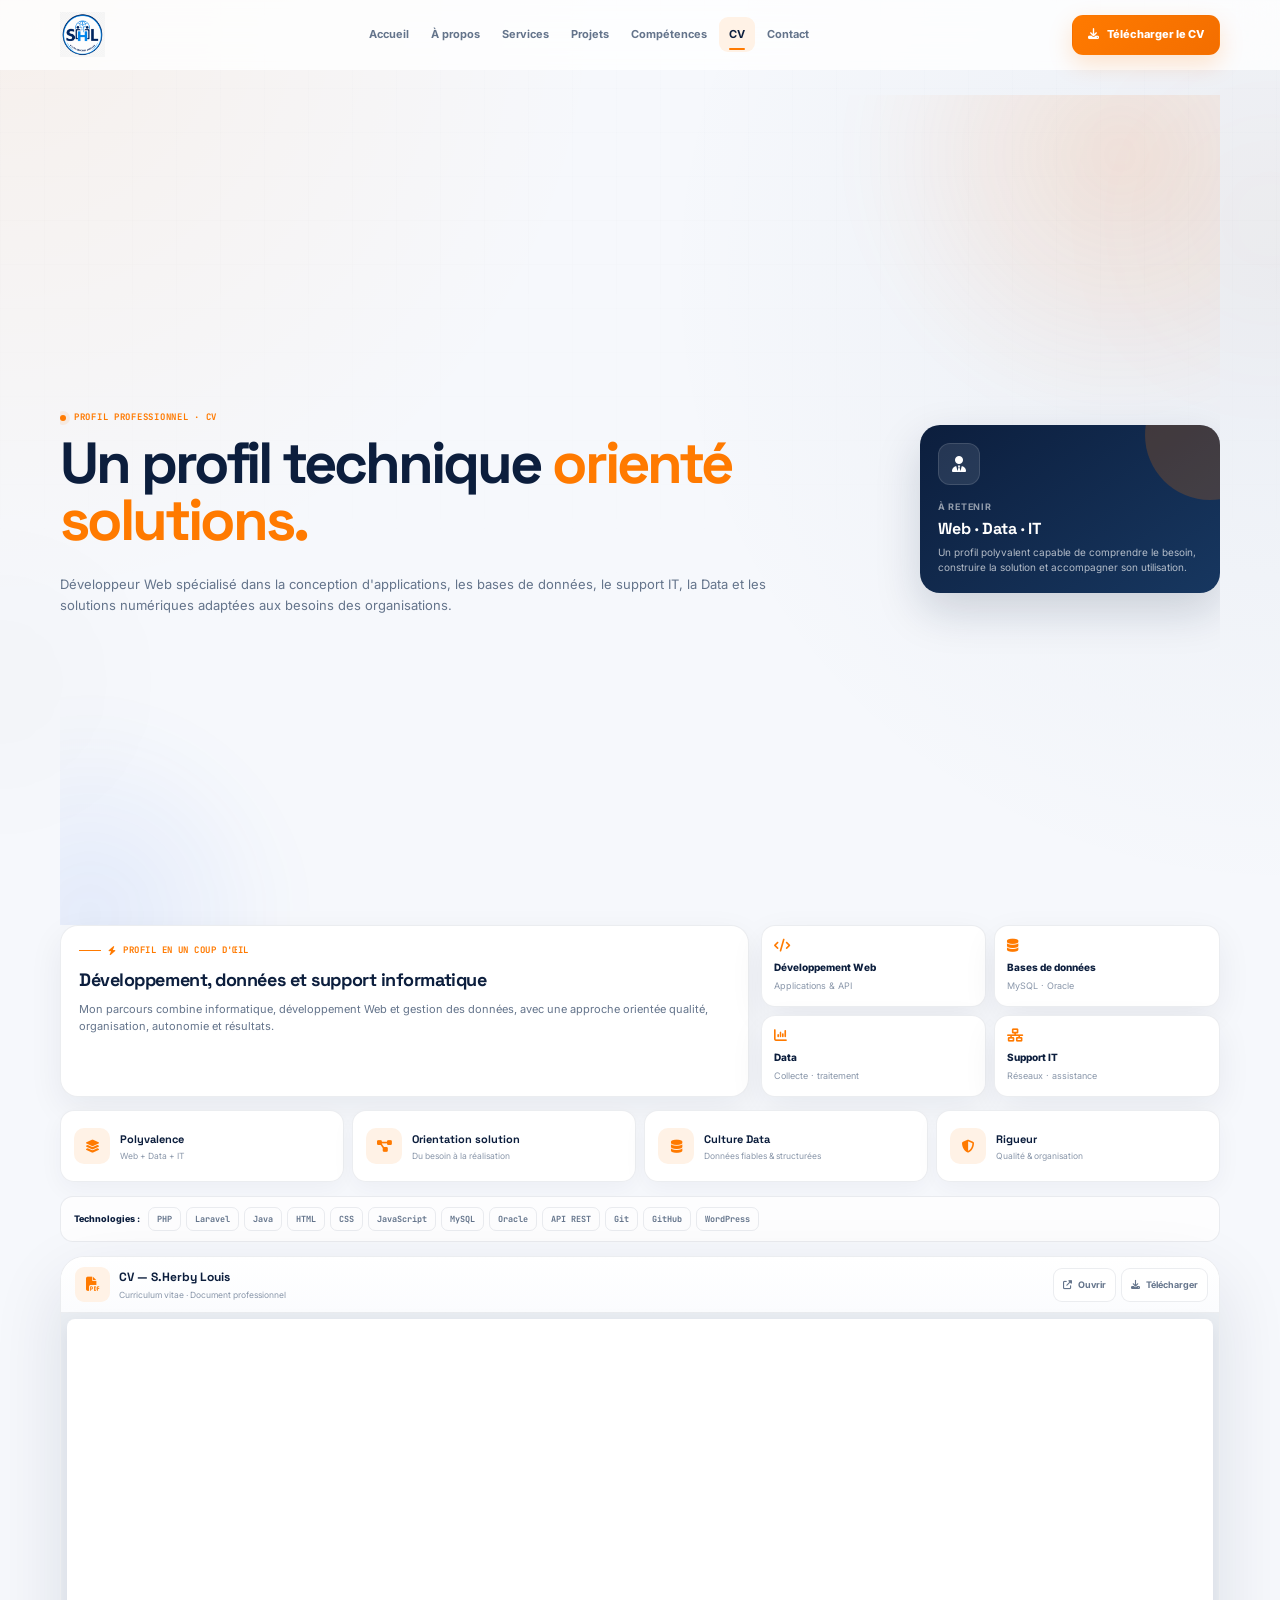
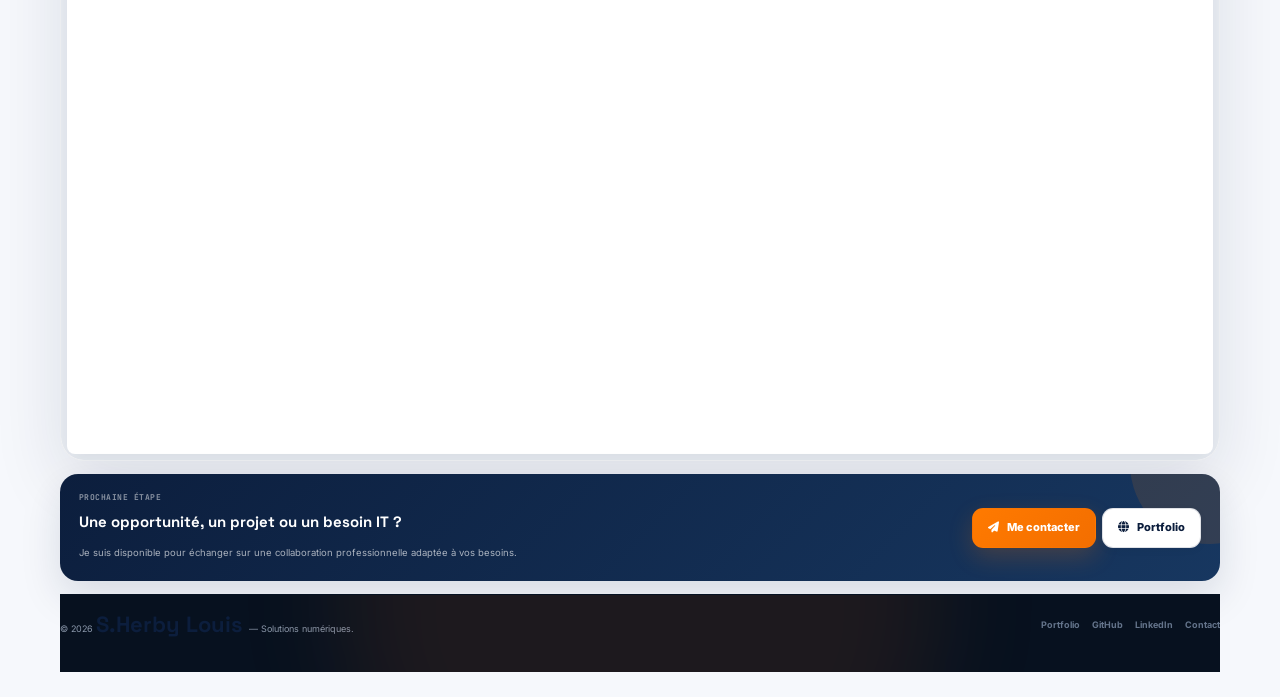
<file: pages/cv.html>
<!DOCTYPE html>
<html lang="fr">

<head>

    <meta charset="UTF-8">

    <meta
        name="viewport"
        content="width=device-width, initial-scale=1.0"
    >

    <title>
        CV — S.Herby Louis | Développeur Web, Data & Solutions numériques
    </title>

    <meta
        name="description"
        content="Découvrez le profil professionnel de S.Herby Louis — Développeur Web, bases de données, Data, support IT et solutions numériques."
    >

    <meta
        name="theme-color"
        content="#0C1E3D"
    >

    <link
        rel="preconnect"
        href="https://fonts.googleapis.com"
    >

    <link
        rel="preconnect"
        href="https://fonts.googleapis.com"
        crossorigin
    >

    <link
        href="https://fonts.googleapis.com/css2?family=Inter:wght@400;500;600;700;800&family=JetBrains+Mono:wght@500;600;700&family=Space+Grotesk:wght@500;600;700&display=swap"
        rel="stylesheet"
    >

    <link
        rel="stylesheet"
        href="https://cdnjs.cloudflare.com/ajax/libs/font-awesome/6.5.2/css/all.min.css"
    >

    <link
        rel="stylesheet"
        href="../css/app.css"
    >

    <style>

        /* =========================================================
           SHL DIGITAL
           CV — RECRUITER PREMIUM EXPERIENCE
        ========================================================= */

        :root{

            --navy:#0C1E3D;
            --navy-2:#16345D;
            --navy-3:#23466F;

            --orange:#FF7A00;
            --orange-dark:#E96500;
            --orange-soft:#FFF2E6;

            --bg:#F6F8FC;
            --white:#FFFFFF;
            --surface:#FBFCFE;

            --text:#10213D;
            --muted:#64748B;
            --muted-2:#8A97AA;

            --green:#16A05D;

            --line:rgba(12,30,61,.08);
            --line-strong:rgba(12,30,61,.13);

            --shadow:
                0 12px 35px
                rgba(12,30,61,.065);

            --shadow-lg:
                0 25px 70px
                rgba(12,30,61,.11);

            --radius-xl:24px;
            --radius-lg:18px;
            --radius-md:14px;
            --radius-sm:10px;

            --header-height:70px;
        }


        /* =========================================================
           RESET
        ========================================================= */

        *{
            margin:0;
            padding:0;
            box-sizing:border-box;
        }

        html{
            scroll-behavior:smooth;
        }

        body{

            min-height:100vh;

            overflow-x:hidden;

            background:

                radial-gradient(
                    circle at 0% 0%,
                    rgba(255,122,0,.065),
                    transparent 23%
                ),

                radial-gradient(
                    circle at 100% 12%,
                    rgba(35,70,111,.055),
                    transparent 26%
                ),

                var(--bg);

            color:var(--text);

            font-family:
                Inter,
                system-ui,
                -apple-system,
                BlinkMacSystemFont,
                "Segoe UI",
                sans-serif;

            -webkit-font-smoothing:antialiased;
        }

        body.menu-open{
            overflow:hidden;
        }

        a{
            color:inherit;
        }

        button,
        a{
            -webkit-tap-highlight-color:transparent;
        }

        ::selection{
            background:var(--orange);
            color:#fff;
        }


        /* =========================================================
           GRID BACKGROUND
        ========================================================= */

        body::before{

            content:"";

            position:fixed;

            inset:0;

            z-index:-5;

            pointer-events:none;

            background-image:

                linear-gradient(
                    rgba(12,30,61,.016) 1px,
                    transparent 1px
                ),

                linear-gradient(
                    90deg,
                    rgba(12,30,61,.016) 1px,
                    transparent 1px
                );

            background-size:44px 44px;

            mask-image:
                linear-gradient(
                    to bottom,
                    rgba(0,0,0,.7),
                    transparent 70%
                );
        }


        /* =========================================================
           AMBIENT
        ========================================================= */

        .ambient{

            position:fixed;

            z-index:-3;

            pointer-events:none;

            border-radius:50%;

            filter:blur(80px);

            opacity:.30;
        }

        .ambient-one{

            width:260px;
            height:260px;

            right:-120px;
            top:90px;

            background:
                rgba(255,122,0,.11);

            animation:
                floatingOne
                9s
                ease-in-out
                infinite;
        }

        .ambient-two{

            width:220px;
            height:220px;

            left:-110px;
            bottom:12%;

            background:
                rgba(12,30,61,.07);

            animation:
                floatingTwo
                11s
                ease-in-out
                infinite;
        }

        @keyframes floatingOne{

            0%,
            100%{
                transform:
                    translate3d(0,0,0);
            }

            50%{
                transform:
                    translate3d(0,-18px,0);
            }
        }

        @keyframes floatingTwo{

            0%,
            100%{
                transform:
                    translate3d(0,0,0);
            }

            50%{
                transform:
                    translate3d(12px,12px,0);
            }
        }


        /* =========================================================
           SCROLL PROGRESS
        ========================================================= */

        .scroll-progress{

            position:fixed;

            top:0;
            left:0;

            z-index:5000;

            width:0;
            height:3px;

            background:
                linear-gradient(
                    90deg,
                    var(--orange),
                    #FFAA62
                );

            box-shadow:
                0 0 15px
                rgba(255,122,0,.35);
        }


        /* =========================================================
           HEADER
        ========================================================= */

        .topbar{

            position:fixed;

            top:0;
            left:0;

            z-index:4000;

            width:100%;
            height:var(--header-height);

            background:
                rgba(255,255,255,.78);

            backdrop-filter:
                blur(18px);

            -webkit-backdrop-filter:
                blur(18px);

            border-bottom:
                1px solid transparent;

            transition:
                .25s ease;
        }

        .topbar.scrolled{

            background:
                rgba(255,255,255,.95);

            border-color:
                var(--line);

            box-shadow:
                0 8px 30px
                rgba(12,30,61,.06);
        }

        .topbar-inner{

            width:
                min(1200px,100%);

            height:100%;

            margin:auto;

            padding:
                0 20px;

            display:flex;

            align-items:center;

            gap:18px;
        }


        /* =========================================================
           LOGO
        ========================================================= */

        .logo{

            display:flex;

            align-items:center;

            flex:0 0 auto;

            text-decoration:none;
        }

        .logo img{

            display:block;

            width:auto;
            height:45px;

            object-fit:contain;

            transition:
                transform .25s ease;
        }

        .logo:hover img{

            transform:
                translateY(-1px)
                scale(1.02);
        }


        /* =========================================================
           NAVIGATION
        ========================================================= */

        .navbar{

            flex:1;

            display:flex;

            justify-content:center;
        }

        .navbar ul{

            list-style:none;

            display:flex;

            align-items:center;

            gap:2px;
        }

        .navbar a{

            position:relative;

            display:flex;

            align-items:center;

            padding:
                8px 10px;

            border-radius:9px;

            color:var(--muted);

            text-decoration:none;

            font-size:11px;

            font-weight:700;

            transition:
                .2s ease;
        }

        .navbar a:hover{

            color:var(--navy);

            background:
                rgba(12,30,61,.035);
        }

        .navbar a.active{

            color:var(--navy);

            background:
                var(--orange-soft);
        }

        .navbar a::after{

            content:"";

            position:absolute;

            left:10px;
            right:10px;
            bottom:2px;

            height:2px;

            border-radius:999px;

            background:var(--orange);

            transform:
                scaleX(0);

            transition:
                transform .2s ease;
        }

        .navbar a:hover::after,
        .navbar a.active::after{

            transform:
                scaleX(1);
        }


        /* =========================================================
           BUTTON
        ========================================================= */

        .btn{

            min-height:40px;

            padding:
                0 15px;

            display:inline-flex;

            align-items:center;

            justify-content:center;

            gap:8px;

            border:
                1px solid transparent;

            border-radius:11px;

            font-family:inherit;

            font-size:11px;

            font-weight:800;

            text-decoration:none;

            cursor:pointer;

            transition:
                transform .2s ease,
                box-shadow .2s ease,
                background .2s ease;
        }

        .btn:hover{

            transform:
                translateY(-2px);
        }

        .btn-primary{

            color:#fff;

            background:
                linear-gradient(
                    135deg,
                    #FF7A00,
                    #F36E00
                );

            box-shadow:
                0 9px 24px
                rgba(255,122,0,.20);
        }

        .btn-primary:hover{

            box-shadow:
                0 15px 32px
                rgba(255,122,0,.28);
        }

        .btn-secondary{

            color:var(--navy);

            background:#fff;

            border-color:
                var(--line-strong);
        }

        .btn-secondary:hover{

            background:
                var(--orange-soft);

            border-color:
                rgba(255,122,0,.25);
        }


        /* =========================================================
           MOBILE BUTTON
        ========================================================= */

        .menu-toggle{

            display:none;

            width:40px;
            height:40px;

            margin-left:auto;

            align-items:center;
            justify-content:center;

            border:
                1px solid var(--line);

            border-radius:11px;

            background:#fff;

            color:var(--navy);

            cursor:pointer;
        }


        /* =========================================================
           MOBILE PANEL
        ========================================================= */

        .mobile-panel{

            display:none;
        }


        /* =========================================================
           PAGE
        ========================================================= */

        .page{

            width:
                min(1200px,100%);

            margin:auto;

            padding:
                calc(var(--header-height) + 25px)
                20px
                25px;
        }


        /* =========================================================
           HERO
        ========================================================= */

        .hero{

            position:relative;

            display:grid;

            grid-template-columns:
                minmax(0,1fr)
                300px;

            align-items:center;

            gap:40px;

            padding:
                20px 0 22px;
        }

        .hero-copy{

            max-width:850px;
        }

        .eyebrow{

            display:inline-flex;

            align-items:center;

            gap:8px;

            margin-bottom:9px;

            color:var(--orange);

            font-family:
                "JetBrains Mono",
                monospace;

            font-size:9px;

            font-weight:700;

            letter-spacing:.08em;
        }

        .eyebrow-dot{

            width:6px;
            height:6px;

            border-radius:50%;

            background:var(--orange);

            box-shadow:
                0 0 0 4px
                rgba(255,122,0,.09);
        }

        .hero h1{

            max-width:850px;

            margin-bottom:10px;

            color:var(--navy);

            font-family:
                "Space Grotesk",
                sans-serif;

            font-size:
                clamp(38px,5vw,58px);

            line-height:
                .98;

            letter-spacing:
                -.052em;
        }

        .hero h1 .accent{

            color:var(--orange);
        }

        .hero-description{

            max-width:760px;

            color:var(--muted);

            font-size:13px;

            line-height:1.6;
        }


        /* =========================================================
           HERO RECRUITER CARD
        ========================================================= */

        .recruiter-card{

            position:relative;

            padding:18px;

            overflow:hidden;

            background:
                linear-gradient(
                    145deg,
                    var(--navy),
                    #173760
                );

            border-radius:
                20px;

            color:#fff;

            box-shadow:
                0 18px 45px
                rgba(12,30,61,.17);
        }

        .recruiter-card::before{

            content:"";

            position:absolute;

            width:130px;
            height:130px;

            right:-55px;
            top:-55px;

            border-radius:50%;

            background:
                rgba(255,122,0,.20);
        }

        .recruiter-icon{

            width:42px;
            height:42px;

            margin-bottom:14px;

            display:flex;

            align-items:center;
            justify-content:center;

            border-radius:12px;

            background:
                rgba(255,255,255,.10);

            border:
                1px solid
                rgba(255,255,255,.12);

            color:#fff;

            font-size:16px;
        }

        .recruiter-card small{

            display:block;

            margin-bottom:5px;

            color:
                rgba(255,255,255,.55);

            font-size:9px;

            font-weight:700;

            text-transform:uppercase;

            letter-spacing:.08em;
        }

        .recruiter-card strong{

            display:block;

            margin-bottom:7px;

            font-family:
                "Space Grotesk",
                sans-serif;

            font-size:16px;

            line-height:1.2;
        }

        .recruiter-card p{

            color:
                rgba(255,255,255,.68);

            font-size:10px;

            line-height:1.5;
        }


        /* =========================================================
           PROFESSIONAL SNAPSHOT
        ========================================================= */

        .snapshot{

            display:grid;

            grid-template-columns:
                1.2fr
                .8fr;

            gap:12px;

            margin-bottom:13px;
        }

        .snapshot-main{

            padding:17px 18px;

            background:#fff;

            border:
                1px solid var(--line);

            border-radius:
                var(--radius-lg);

            box-shadow:
                var(--shadow);
        }

        .section-kicker{

            display:flex;

            align-items:center;

            gap:7px;

            margin-bottom:7px;

            color:var(--orange);

            font-family:
                "JetBrains Mono",
                monospace;

            font-size:9px;

            font-weight:700;

            letter-spacing:.05em;

            text-transform:uppercase;
        }

        .section-kicker i{

            font-size:9px;
        }

        .snapshot-main h2{

            margin-bottom:5px;

            color:var(--navy);

            font-family:
                "Space Grotesk",
                sans-serif;

            font-size:18px;

            letter-spacing:-.025em;
        }

        .snapshot-main p{

            max-width:780px;

            color:var(--muted);

            font-size:11px;

            line-height:1.55;
        }


        /* =========================================================
           PROFILE META
        ========================================================= */

        .snapshot-meta{

            display:grid;

            grid-template-columns:
                repeat(2,1fr);

            gap:8px;
        }

        .meta-box{

            min-height:82px;

            padding:12px;

            display:flex;

            flex-direction:column;

            justify-content:center;

            background:#fff;

            border:
                1px solid var(--line);

            border-radius:
                var(--radius-md);

            box-shadow:
                var(--shadow);

            transition:
                transform .2s ease,
                box-shadow .2s ease;
        }

        .meta-box:hover{

            transform:
                translateY(-2px);

            box-shadow:
                var(--shadow-lg);
        }

        .meta-box i{

            margin-bottom:7px;

            color:var(--orange);

            font-size:13px;
        }

        .meta-box strong{

            color:var(--navy);

            font-size:10px;

            font-weight:800;
        }

        .meta-box span{

            margin-top:2px;

            color:var(--muted-2);

            font-size:9px;
        }


        /* =========================================================
           VALUE STRIP
        ========================================================= */

        .value-strip{

            display:grid;

            grid-template-columns:
                repeat(4,1fr);

            gap:8px;

            margin-bottom:14px;
        }

        .value-item{

            position:relative;

            min-height:72px;

            padding:
                12px 13px;

            display:flex;

            align-items:center;

            gap:10px;

            background:
                rgba(255,255,255,.94);

            border:
                1px solid var(--line);

            border-radius:
                var(--radius-md);

            box-shadow:
                0 7px 25px
                rgba(12,30,61,.045);

            overflow:hidden;

            transition:
                transform .2s ease,
                box-shadow .2s ease;
        }

        .value-item:hover{

            transform:
                translateY(-2px);

            box-shadow:
                var(--shadow);
        }

        .value-icon{

            width:36px;
            height:36px;

            flex:0 0 auto;

            display:flex;

            align-items:center;
            justify-content:center;

            border-radius:10px;

            background:
                var(--orange-soft);

            color:var(--orange);

            font-size:13px;
        }

        .value-item strong{

            display:block;

            color:var(--navy);

            font-family:
                "Space Grotesk",
                sans-serif;

            font-size:11px;
        }

        .value-item span{

            display:block;

            margin-top:2px;

            color:var(--muted-2);

            font-size:8.5px;

            line-height:1.3;
        }


        /* =========================================================
           SKILLS MINI
        ========================================================= */

        .skills-row{

            display:flex;

            align-items:center;

            gap:8px;

            margin-bottom:14px;

            padding:
                10px 13px;

            background:
                rgba(255,255,255,.72);

            border:
                1px solid var(--line);

            border-radius:
                13px;
        }

        .skills-row-label{

            flex:0 0 auto;

            color:var(--navy);

            font-size:9px;

            font-weight:800;
        }

        .skills-list{

            display:flex;

            flex-wrap:wrap;

            gap:5px;
        }

        .skill-tag{

            display:inline-flex;

            align-items:center;

            min-height:24px;

            padding:
                0 8px;

            border-radius:7px;

            background:
                var(--surface-soft);

            border:
                1px solid var(--line);

            color:var(--muted);

            font-size:8.5px;

            font-weight:700;
        }


        /* =========================================================
           CV VIEWER
        ========================================================= */

        .viewer-shell{

            overflow:hidden;

            background:#fff;

            border:
                1px solid var(--line);

            border-radius:
                var(--radius-xl);

            box-shadow:
                var(--shadow-lg);
        }

        .viewer-top{

            min-height:56px;

            padding:
                8px 11px 8px 14px;

            display:flex;

            align-items:center;

            justify-content:space-between;

            gap:15px;

            border-bottom:
                1px solid var(--line);

            background:
                linear-gradient(
                    180deg,
                    #fff,
                    #FBFCFE
                );
        }

        .viewer-title{

            min-width:0;

            display:flex;

            align-items:center;

            gap:9px;
        }

        .pdf-icon{

            width:35px;
            height:35px;

            flex:0 0 auto;

            display:flex;

            align-items:center;
            justify-content:center;

            border-radius:9px;

            background:
                var(--orange-soft);

            color:var(--orange);

            font-size:14px;
        }

        .viewer-title strong{

            display:block;

            max-width:500px;

            overflow:hidden;

            white-space:nowrap;

            text-overflow:ellipsis;

            color:var(--navy);

            font-family:
                "Space Grotesk",
                sans-serif;

            font-size:12px;
        }

        .viewer-title span{

            display:block;

            margin-top:1px;

            color:var(--muted-2);

            font-size:8.5px;
        }

        .viewer-actions{

            display:flex;

            align-items:center;

            gap:5px;
        }

        .viewer-action{

            height:34px;

            min-width:34px;

            padding:0 9px;

            display:flex;

            align-items:center;

            justify-content:center;

            gap:6px;

            border:
                1px solid var(--line);

            border-radius:9px;

            background:#fff;

            color:var(--muted);

            text-decoration:none;

            font-size:9px;

            font-weight:700;

            transition:
                .2s ease;
        }

        .viewer-action:hover{

            color:var(--orange);

            background:
                var(--orange-soft);

            border-color:
                rgba(255,122,0,.22);

            transform:
                translateY(-1px);
        }


        /* =========================================================
           PDF
        ========================================================= */

        .viewer{

            padding:6px;

            background:
                #E9EDF2;
        }

        .pdf-frame{

            display:block;

            width:100%;

            height:
                min(
                    calc(100vh - 165px),
                    820px
                );

            min-height:570px;

            border:0;

            border-radius:8px;

            background:#fff;

            box-shadow:
                0 6px 20px
                rgba(12,30,61,.08);
        }


        /* =========================================================
           FALLBACK
        ========================================================= */

        .viewer-fallback{

            display:none;

            padding:
                50px 20px;

            text-align:center;

            background:#fff;
        }

        .viewer-fallback i{

            margin-bottom:10px;

            color:var(--orange);

            font-size:30px;
        }

        .viewer-fallback h2{

            margin-bottom:5px;

            color:var(--navy);

            font-family:
                "Space Grotesk",
                sans-serif;

            font-size:19px;
        }

        .viewer-fallback p{

            margin-bottom:14px;

            color:var(--muted);

            font-size:11px;
        }


        /* =========================================================
           RECRUITER CTA
        ========================================================= */

        .bottom-cta{

            position:relative;

            margin-top:13px;

            padding:
                17px 19px;

            display:flex;

            align-items:center;

            justify-content:space-between;

            gap:20px;

            overflow:hidden;

            background:
                linear-gradient(
                    135deg,
                    var(--navy),
                    #173760
                );

            border-radius:
                var(--radius-lg);

            box-shadow:
                0 16px 40px
                rgba(12,30,61,.13);
        }

        .bottom-cta::after{

            content:"";

            position:absolute;

            width:160px;
            height:160px;

            right:-70px;
            top:-90px;

            border-radius:50%;

            background:
                rgba(255,122,0,.12);
        }

        .cta-content{

            position:relative;

            z-index:1;
        }

        .cta-content small{

            display:block;

            margin-bottom:4px;

            color:
                rgba(255,255,255,.52);

            font-family:
                "JetBrains Mono",
                monospace;

            font-size:8px;

            font-weight:700;

            text-transform:uppercase;

            letter-spacing:.06em;
        }

        .cta-content strong{

            display:block;

            margin-bottom:3px;

            color:#fff;

            font-family:
                "Space Grotesk",
                sans-serif;

            font-size:15px;
        }

        .cta-content span{

            color:
                rgba(255,255,255,.65);

            font-size:9.5px;
        }

        .cta-actions{

            position:relative;

            z-index:1;

            display:flex;

            align-items:center;

            gap:6px;
        }


        /* =========================================================
           FOOTER
        ========================================================= */

        .footer{

            margin-top:13px;

            padding-top:11px;

            display:flex;

            align-items:center;

            justify-content:space-between;

            gap:15px;

            border-top:
                1px solid var(--line);
        }

        .footer p{

            color:var(--muted-2);

            font-size:9px;
        }

        .footer-brand{

            color:var(--navy);

            font-weight:800;
        }

        .footer-links{

            display:flex;

            align-items:center;

            gap:12px;
        }

        .footer-links a{

            color:var(--muted);

            text-decoration:none;

            font-size:9px;

            font-weight:700;

            transition:
                color .2s ease;
        }

        .footer-links a:hover{

            color:var(--orange);
        }


        /* =========================================================
           REVEAL
        ========================================================= */

        [data-reveal]{

            opacity:0;

            transform:
                translateY(12px);

            transition:
                opacity .5s ease,
                transform .5s ease;
        }

        [data-reveal].visible{

            opacity:1;

            transform:
                translateY(0);
        }


        /* =========================================================
           TABLET
        ========================================================= */

        @media(max-width:1050px){

            .navbar a{

                padding:
                    8px 7px;

                font-size:10px;
            }

            .hero{

                grid-template-columns:
                    minmax(0,1fr)
                    250px;

                gap:25px;
            }

            .value-strip{

                grid-template-columns:
                    repeat(2,1fr);
            }
        }


        /* =========================================================
           MOBILE
        ========================================================= */

        @media(max-width:900px){

            :root{
                --header-height:64px;
            }

            .topbar-inner{
                padding:
                    0 14px;
            }

            .navbar,
            .header-actions{
                display:none;
            }

            .menu-toggle{
                display:flex;
            }

            .mobile-panel{

                position:fixed;

                top:
                    calc(
                        var(--header-height) + 7px
                    );

                left:10px;
                right:10px;

                z-index:3900;

                display:block;

                padding:9px;

                background:
                    rgba(255,255,255,.97);

                border:
                    1px solid var(--line);

                border-radius:17px;

                box-shadow:
                    0 20px 55px
                    rgba(12,30,61,.15);

                backdrop-filter:
                    blur(18px);

                opacity:0;

                visibility:hidden;

                transform:
                    translateY(-8px)
                    scale(.985);

                transition:
                    .22s ease;
            }

            .mobile-panel.open{

                opacity:1;

                visibility:visible;

                transform:
                    translateY(0)
                    scale(1);
            }

            .mobile-panel ul{

                list-style:none;

                display:grid;

                gap:2px;
            }

            .mobile-panel a{

                display:flex;

                align-items:center;

                gap:10px;

                padding:
                    10px 11px;

                color:var(--muted);

                text-decoration:none;

                border-radius:10px;

                font-size:12px;

                font-weight:700;
            }

            .mobile-panel a i{

                width:17px;

                color:var(--orange);
            }

            .mobile-panel a.active,
            .mobile-panel a:hover{

                color:var(--navy);

                background:
                    var(--orange-soft);
            }

            .mobile-cv{

                margin-top:6px;

                padding-top:7px;

                border-top:
                    1px solid var(--line);
            }

            .mobile-cv .btn{

                width:100%;
            }


            /* PAGE */

            .page{

                padding:
                    calc(
                        var(--header-height) + 17px
                    )
                    13px
                    20px;
            }


            /* HERO */

            .hero{

                grid-template-columns:1fr;

                gap:13px;

                padding:
                    12px 0 14px;
            }

            .hero h1{

                font-size:
                    clamp(
                        35px,
                        9.8vw,
                        48px
                    );
            }

            .hero-description{

                font-size:11px;

                line-height:1.55;
            }

            .recruiter-card{

                padding:14px;

                border-radius:15px;
            }

            .recruiter-icon{

                width:36px;
                height:36px;

                margin-bottom:9px;
            }

            .recruiter-card strong{

                font-size:14px;
            }


            /* SNAPSHOT */

            .snapshot{

                grid-template-columns:1fr;

                gap:8px;

                margin-bottom:9px;
            }

            .snapshot-main{

                padding:14px;

                border-radius:15px;
            }

            .snapshot-main h2{

                font-size:16px;
            }

            .snapshot-main p{

                font-size:10px;
            }

            .snapshot-meta{

                grid-template-columns:
                    repeat(2,1fr);
            }

            .meta-box{

                min-height:70px;

                padding:10px;

                border-radius:12px;
            }


            /* VALUE */

            .value-strip{

                gap:7px;

                margin-bottom:9px;
            }

            .value-item{

                min-height:66px;

                padding:9px;

                gap:8px;

                border-radius:12px;
            }

            .value-icon{

                width:32px;
                height:32px;

                border-radius:9px;

                font-size:11px;
            }

            .value-item strong{

                font-size:10px;
            }

            .value-item span{

                font-size:8px;
            }


            /* SKILLS */

            .skills-row{

                align-items:flex-start;

                flex-direction:column;

                gap:6px;

                margin-bottom:9px;

                padding:9px 11px;

                border-radius:11px;
            }


            /* VIEWER */

            .viewer-shell{

                border-radius:17px;
            }

            .viewer-top{

                min-height:50px;

                padding:
                    6px 8px 6px 9px;
            }

            .pdf-icon{

                width:31px;
                height:31px;

                font-size:12px;
            }

            .viewer-title strong{

                font-size:10.5px;
            }

            .viewer-title span{

                display:none;
            }

            .viewer-action{

                width:31px;
                height:31px;

                min-width:31px;

                padding:0;

                font-size:10px;
            }

            .viewer-action span{

                display:none;
            }

            .viewer{

                padding:4px;
            }

            .pdf-frame{

                height:
                    calc(
                        100vh - 112px
                    );

                min-height:470px;

                border-radius:6px;
            }


            /* CTA */

            .bottom-cta{

                align-items:flex-start;

                flex-direction:column;

                gap:12px;

                margin-top:9px;

                padding:14px;

                border-radius:15px;
            }

            .cta-content strong{

                font-size:14px;
            }

            .cta-actions{

                width:100%;
            }

            .cta-actions .btn{

                flex:1;
            }


            /* FOOTER */

            .footer{

                align-items:flex-start;

                flex-direction:column;

                gap:7px;

                margin-top:10px;

                padding-top:9px;
            }
        }


        /* =========================================================
           SMALL MOBILE
        ========================================================= */

        @media(max-width:560px){

            .logo img{

                height:40px;
            }

            .hero h1{

                letter-spacing:-.045em;
            }

            .hero-description{

                max-width:100%;

                font-size:10.5px;
            }

            .snapshot-meta{

                grid-template-columns:
                    repeat(2,1fr);
            }

            .value-strip{

                grid-template-columns:
                    repeat(2,1fr);
            }

            .skills-list{

                width:100%;
            }

            .skill-tag{

                font-size:8px;
            }

            .viewer-title{

                min-width:0;
            }

            .viewer-title strong{

                max-width:150px;
            }

            .cta-actions{

                flex-direction:column;
            }

            .cta-actions .btn{

                width:100%;
            }

            .footer-links{

                gap:10px;
            }
        }


        /* =========================================================
           VERY SMALL
        ========================================================= */

        @media(max-width:380px){

            .page{

                padding-left:10px;
                padding-right:10px;
            }

            .value-strip{

                grid-template-columns:1fr;
            }

            .snapshot-meta{

                grid-template-columns:1fr;
            }

            .pdf-frame{

                min-height:420px;
            }
        }


        /* =========================================================
           REDUCED MOTION
        ========================================================= */

        @media(prefers-reduced-motion:reduce){

            html{
                scroll-behavior:auto;
            }

            *,
            *::before,
            *::after{

                animation:none !important;

                transition:none !important;
            }

            [data-reveal]{

                opacity:1;

                transform:none;
            }
        }

    </style>

</head>


<body>


    <!-- =========================================================
         PROGRESS
    ========================================================= -->

    <div
        class="scroll-progress"
        id="scrollProgress"
        aria-hidden="true"
    ></div>


    <!-- =========================================================
         AMBIENT
    ========================================================= -->

    <div
        class="ambient ambient-one"
        aria-hidden="true"
    ></div>

    <div
        class="ambient ambient-two"
        aria-hidden="true"
    ></div>


    <!-- =========================================================
         HEADER
    ========================================================= -->

    <header
        class="topbar"
        id="topbar"
    >

        <div class="topbar-inner">


            <a
                href="../index.html"
                class="logo"
                aria-label="Retour à l'accueil"
            >

                <img
                    src="../images/shl.png"
                    alt="Logo SHL"
                >

            </a>


            <nav
                class="navbar"
                aria-label="Navigation principale"
            >

                <ul>

                    <li>
                        <a href="../index.html">
                            Accueil
                        </a>
                    </li>

                    <li>
                        <a href="about.html">
                            À propos
                        </a>
                    </li>

                    <li>
                        <a href="services.html">
                            Services
                        </a>
                    </li>

                    <li>
                        <a href="projects.html">
                            Projets
                        </a>
                    </li>

                    <li>
                        <a href="skills.html">
                            Compétences
                        </a>
                    </li>

                    <li>
                        <a
                            href="cv.html"
                            class="active"
                            aria-current="page"
                        >
                            CV
                        </a>
                    </li>

                    <li>
                        <a href="contact.html">
                            Contact
                        </a>
                    </li>

                </ul>

            </nav>


            <div class="header-actions">

                <a
                    href="../cv/herby.pdf"
                    class="btn btn-primary"
                    download
                >

                    <i class="fa-solid fa-download"></i>

                    Télécharger le CV

                </a>

            </div>


            <button
                class="menu-toggle"
                id="menuToggle"
                type="button"
                aria-label="Ouvrir le menu"
                aria-expanded="false"
                aria-controls="mobilePanel"
            >

                <i class="fa-solid fa-bars"></i>

            </button>

        </div>

    </header>


    <!-- =========================================================
         MOBILE MENU
    ========================================================= -->

    <div
        class="mobile-panel"
        id="mobilePanel"
        aria-hidden="true"
    >

        <ul>

            <li>
                <a href="../index.html">
                    <i class="fa-solid fa-house"></i>
                    Accueil
                </a>
            </li>

            <li>
                <a href="about.html">
                    <i class="fa-solid fa-user"></i>
                    À propos
                </a>
            </li>

            <li>
                <a href="services.html">
                    <i class="fa-solid fa-layer-group"></i>
                    Services
                </a>
            </li>

            <li>
                <a href="projects.html">
                    <i class="fa-solid fa-folder-open"></i>
                    Projets
                </a>
            </li>

            <li>
                <a href="skills.html">
                    <i class="fa-solid fa-code"></i>
                    Compétences
                </a>
            </li>

            <li>
                <a
                    href="cv.html"
                    class="active"
                    aria-current="page"
                >
                    <i class="fa-solid fa-file-lines"></i>
                    CV
                </a>
            </li>

            <li>
                <a href="contact.html">
                    <i class="fa-solid fa-envelope"></i>
                    Contact
                </a>
            </li>

        </ul>


        <div class="mobile-cv">

            <a
                href="../cv/herby.pdf"
                class="btn btn-primary"
                download
            >

                <i class="fa-solid fa-download"></i>

                Télécharger le CV

            </a>

        </div>

    </div>


    <!-- =========================================================
         MAIN
    ========================================================= -->

    <main class="page">


        <!-- =====================================================
             HERO
        ===================================================== -->

        <section
            class="hero"
            data-reveal
        >

            <div class="hero-copy">

                <div class="eyebrow">

                    <span
                        class="eyebrow-dot"
                        aria-hidden="true"
                    ></span>

                    PROFIL PROFESSIONNEL · CV

                </div>


                <h1>

                    Un profil technique
                    <span class="accent">
                        orienté solutions.
                    </span>

                </h1>


                <p class="hero-description">

                    Développeur Web spécialisé dans la conception
                    d'applications, les bases de données, le support IT,
                    la Data et les solutions numériques adaptées
                    aux besoins des organisations.

                </p>

            </div>


            <!-- RECRUITER CARD -->

            <aside
                class="recruiter-card"
                aria-label="Présentation professionnelle"
            >

                <div class="recruiter-icon">

                    <i class="fa-solid fa-user-tie"></i>

                </div>

                <small>
                    À retenir
                </small>

                <strong>
                    Web · Data · IT
                </strong>

                <p>
                    Un profil polyvalent capable de comprendre
                    le besoin, construire la solution et accompagner
                    son utilisation.
                </p>

            </aside>

        </section>


        <!-- =====================================================
             SNAPSHOT
        ===================================================== -->

        <section
            class="snapshot"
            data-reveal
        >

            <div class="snapshot-main">

                <div class="section-kicker">

                    <i class="fa-solid fa-bolt"></i>

                    Profil en un coup d'œil

                </div>

                <h2>
                    Développement, données et support informatique
                </h2>

                <p>

                    Mon parcours combine informatique,
                    développement Web et gestion des données,
                    avec une approche orientée qualité,
                    organisation, autonomie et résultats.

                </p>

            </div>


            <div class="snapshot-meta">


                <div class="meta-box">

                    <i class="fa-solid fa-code"></i>

                    <strong>
                        Développement Web
                    </strong>

                    <span>
                        Applications & API
                    </span>

                </div>


                <div class="meta-box">

                    <i class="fa-solid fa-database"></i>

                    <strong>
                        Bases de données
                    </strong>

                    <span>
                        MySQL · Oracle
                    </span>

                </div>


                <div class="meta-box">

                    <i class="fa-solid fa-chart-column"></i>

                    <strong>
                        Data
                    </strong>

                    <span>
                        Collecte · traitement
                    </span>

                </div>


                <div class="meta-box">

                    <i class="fa-solid fa-network-wired"></i>

                    <strong>
                        Support IT
                    </strong>

                    <span>
                        Réseaux · assistance
                    </span>

                </div>

            </div>

        </section>


        <!-- =====================================================
             VALUE
        ===================================================== -->

        <section
            class="value-strip"
            data-reveal
        >


            <article class="value-item">

                <div class="value-icon">

                    <i class="fa-solid fa-layer-group"></i>

                </div>

                <div>

                    <strong>
                        Polyvalence
                    </strong>

                    <span>
                        Web + Data + IT
                    </span>

                </div>

            </article>


            <article class="value-item">

                <div class="value-icon">

                    <i class="fa-solid fa-diagram-project"></i>

                </div>

                <div>

                    <strong>
                        Orientation solution
                    </strong>

                    <span>
                        Du besoin à la réalisation
                    </span>

                </div>

            </article>


            <article class="value-item">

                <div class="value-icon">

                    <i class="fa-solid fa-database"></i>

                </div>

                <div>

                    <strong>
                        Culture Data
                    </strong>

                    <span>
                        Données fiables & structurées
                    </span>

                </div>

            </article>


            <article class="value-item">

                <div class="value-icon">

                    <i class="fa-solid fa-shield-halved"></i>

                </div>

                <div>

                    <strong>
                        Rigueur
                    </strong>

                    <span>
                        Qualité & organisation
                    </span>

                </div>

            </article>

        </section>


        <!-- =====================================================
             TECH STACK
        ===================================================== -->

        <section
            class="skills-row"
            data-reveal
        >

            <div class="skills-row-label">

                Technologies :

            </div>


            <div class="skills-list">

                <span class="skill-tag">
                    PHP
                </span>

                <span class="skill-tag">
                    Laravel
                </span>

                <span class="skill-tag">
                    Java
                </span>

                <span class="skill-tag">
                    HTML
                </span>

                <span class="skill-tag">
                    CSS
                </span>

                <span class="skill-tag">
                    JavaScript
                </span>

                <span class="skill-tag">
                    MySQL
                </span>

                <span class="skill-tag">
                    Oracle
                </span>

                <span class="skill-tag">
                    API REST
                </span>

                <span class="skill-tag">
                    Git
                </span>

                <span class="skill-tag">
                    GitHub
                </span>

                <span class="skill-tag">
                    WordPress
                </span>

            </div>

        </section>


        <!-- =====================================================
             CV VIEWER
        ===================================================== -->

        <section
            class="viewer-shell"
            data-reveal
            id="cv-document"
        >

            <div class="viewer-top">


                <div class="viewer-title">

                    <div class="pdf-icon">

                        <i class="fa-solid fa-file-pdf"></i>

                    </div>


                    <div>

                        <strong>
                            CV — S.Herby Louis
                        </strong>

                        <span>
                            Curriculum vitae · Document professionnel
                        </span>

                    </div>

                </div>


                <div class="viewer-actions">


                    <a
                        class="viewer-action"
                        href="../cv/herby.pdf"
                        target="_blank"
                        rel="noopener noreferrer"
                        title="Ouvrir le CV"
                        aria-label="Ouvrir le CV"
                    >

                        <i
                            class="fa-solid fa-up-right-from-square"
                        ></i>

                        <span>
                            Ouvrir
                        </span>

                    </a>


                    <a
                        class="viewer-action"
                        href="../cv/herby.pdf"
                        download
                        title="Télécharger le CV"
                        aria-label="Télécharger le CV"
                    >

                        <i
                            class="fa-solid fa-download"
                        ></i>

                        <span>
                            Télécharger
                        </span>

                    </a>

                </div>

            </div>


            <div class="viewer">

                <iframe
                    class="pdf-frame"
                    src="../cv/herby100.pdf"
                    title="CV professionnel de S.Herby Louis"
                    loading="lazy"
                ></iframe>


                <div
                    class="viewer-fallback"
                    id="viewerFallback"
                >

                    <i class="fa-solid fa-file-pdf"></i>

                    <h2>
                        Le CV est prêt à être consulté
                    </h2>

                    <p>
                        Utilisez le bouton ci-dessous pour ouvrir
                        ou télécharger le document.
                    </p>

                    <a
                        href="../cv/herby100.pdf"
                        class="btn btn-primary"
                        download
                    >

                        <i class="fa-solid fa-download"></i>

                        Télécharger le CV

                    </a>

                </div>

            </div>

        </section>


        <!-- =====================================================
             RECRUITER CTA
        ===================================================== -->

        <section
            class="bottom-cta"
            data-reveal
        >

            <div class="cta-content">

                <small>
                    Prochaine étape
                </small>

                <strong>
                    Une opportunité, un projet ou un besoin IT ?
                </strong>

                <span>
                    Je suis disponible pour échanger sur une collaboration
                    professionnelle adaptée à vos besoins.
                </span>

            </div>


            <div class="cta-actions">


                <a
                    href="contact.html"
                    class="btn btn-primary"
                >

                    <i class="fa-solid fa-paper-plane"></i>

                    Me contacter

                </a>


                <a
                    href="https://herbylouis.netlify.app/"
                    class="btn btn-secondary"
                    target="_blank"
                    rel="noopener noreferrer"
                >

                    <i class="fa-solid fa-globe"></i>

                    Portfolio

                </a>

            </div>

        </section>


        <!-- =====================================================
             FOOTER
        ===================================================== -->

        <footer class="footer">

            <p>

                ©
                <span id="year"></span>

                <span class="footer-brand">
                    S.Herby Louis
                </span>

                — Solutions numériques.

            </p>


            <div class="footer-links">

                <a
                    href="https://herbylouis.netlify.app/"
                    target="_blank"
                    rel="noopener noreferrer"
                >
                    Portfolio
                </a>

                <a
                    href="https://github.com/herby104"
                    target="_blank"
                    rel="noopener noreferrer"
                >
                    GitHub
                </a>

                <a
                    href="https://www.linkedin.com/in/herby-louis/"
                    target="_blank"
                    rel="noopener noreferrer"
                >
                    LinkedIn
                </a>

                <a href="contact.html">
                    Contact
                </a>

            </div>

        </footer>

    </main>


    <!-- =========================================================
         JAVASCRIPT
    ========================================================= -->

    <script>

        (() => {

            "use strict";


            /* =====================================================
               ELEMENTS
            ===================================================== */

            const body =
                document.body;

            const topbar =
                document.getElementById(
                    "topbar"
                );

            const progress =
                document.getElementById(
                    "scrollProgress"
                );

            const menuToggle =
                document.getElementById(
                    "menuToggle"
                );

            const mobilePanel =
                document.getElementById(
                    "mobilePanel"
                );

            const reduceMotion =
                window.matchMedia(
                    "(prefers-reduced-motion: reduce)"
                ).matches;


            /* =====================================================
               YEAR
            ===================================================== */

            const year =
                document.getElementById(
                    "year"
                );

            if(year){

                year.textContent =
                    new Date()
                        .getFullYear();

            }


            /* =====================================================
               HEADER + PROGRESS
            ===================================================== */

            const updateScroll =
                () => {

                    if(topbar){

                        topbar.classList.toggle(
                            "scrolled",
                            window.scrollY > 10
                        );

                    }


                    if(progress){

                        const maxScroll =
                            document.documentElement
                                .scrollHeight -
                            window.innerHeight;

                        const value =
                            maxScroll > 0
                                ? (
                                    window.scrollY /
                                    maxScroll
                                ) * 100
                                : 0;

                        progress.style.width =
                            `${Math.min(
                                100,
                                Math.max(
                                    0,
                                    value
                                )
                            )}%`;

                    }

                };


            window.addEventListener(
                "scroll",
                updateScroll,
                {
                    passive:true
                }
            );

            updateScroll();


            /* =====================================================
               MOBILE MENU
            ===================================================== */

            const closeMenu =
                () => {

                    if(
                        !menuToggle ||
                        !mobilePanel
                    ){
                        return;
                    }

                    menuToggle.setAttribute(
                        "aria-expanded",
                        "false"
                    );

                    mobilePanel.setAttribute(
                        "aria-hidden",
                        "true"
                    );

                    mobilePanel.classList.remove(
                        "open"
                    );

                    body.classList.remove(
                        "menu-open"
                    );

                    const icon =
                        menuToggle.querySelector(
                            "i"
                        );

                    if(icon){

                        icon.className =
                            "fa-solid fa-bars";

                    }

                };


            const openMenu =
                () => {

                    if(
                        !menuToggle ||
                        !mobilePanel
                    ){
                        return;
                    }

                    menuToggle.setAttribute(
                        "aria-expanded",
                        "true"
                    );

                    mobilePanel.setAttribute(
                        "aria-hidden",
                        "false"
                    );

                    mobilePanel.classList.add(
                        "open"
                    );

                    body.classList.add(
                        "menu-open"
                    );

                    const icon =
                        menuToggle.querySelector(
                            "i"
                        );

                    if(icon){

                        icon.className =
                            "fa-solid fa-xmark";

                    }

                };


            if(menuToggle){

                menuToggle.addEventListener(
                    "click",
                    () => {

                        const isOpen =
                            menuToggle.getAttribute(
                                "aria-expanded"
                            ) === "true";

                        isOpen
                            ? closeMenu()
                            : openMenu();

                    }
                );

            }


            if(mobilePanel){

                mobilePanel
                    .querySelectorAll("a")
                    .forEach(
                        link => {

                            link.addEventListener(
                                "click",
                                closeMenu
                            );

                        }
                    );

            }


            document.addEventListener(
                "keydown",
                event => {

                    if(
                        event.key === "Escape"
                    ){

                        closeMenu();

                    }

                }
            );


            window.addEventListener(
                "resize",
                () => {

                    if(
                        window.innerWidth > 900
                    ){

                        closeMenu();

                    }

                }
            );


            /* =====================================================
               REVEAL
            ===================================================== */

            const revealElements =
                document.querySelectorAll(
                    "[data-reveal]"
                );


            if(
                reduceMotion ||
                !(
                    "IntersectionObserver"
                    in window
                )
            ){

                revealElements.forEach(
                    element => {

                        element.classList.add(
                            "visible"
                        );

                    }
                );

            }else{

                const observer =
                    new IntersectionObserver(
                        entries => {

                            entries.forEach(
                                entry => {

                                    if(
                                        entry.isIntersecting
                                    ){

                                        entry.target
                                            .classList
                                            .add(
                                                "visible"
                                            );

                                        observer.unobserve(
                                            entry.target
                                        );

                                    }

                                }
                            );

                        },
                        {
                            threshold:.06,
                            rootMargin:
                                "0px 0px -30px 0px"
                        }
                    );


                revealElements.forEach(
                    element => {

                        observer.observe(
                            element
                        );

                    }
                );

            }


            /* =====================================================
               PDF FALLBACK
            ===================================================== */

            const iframe =
                document.querySelector(
                    ".pdf-frame"
                );

            const fallback =
                document.getElementById(
                    "viewerFallback"
                );


            if(
                iframe &&
                fallback
            ){

                iframe.addEventListener(
                    "error",
                    () => {

                        iframe.style.display =
                            "none";

                        fallback.style.display =
                            "block";

                    }
                );

            }

        })();

    </script>

</body>

</html>
</file>
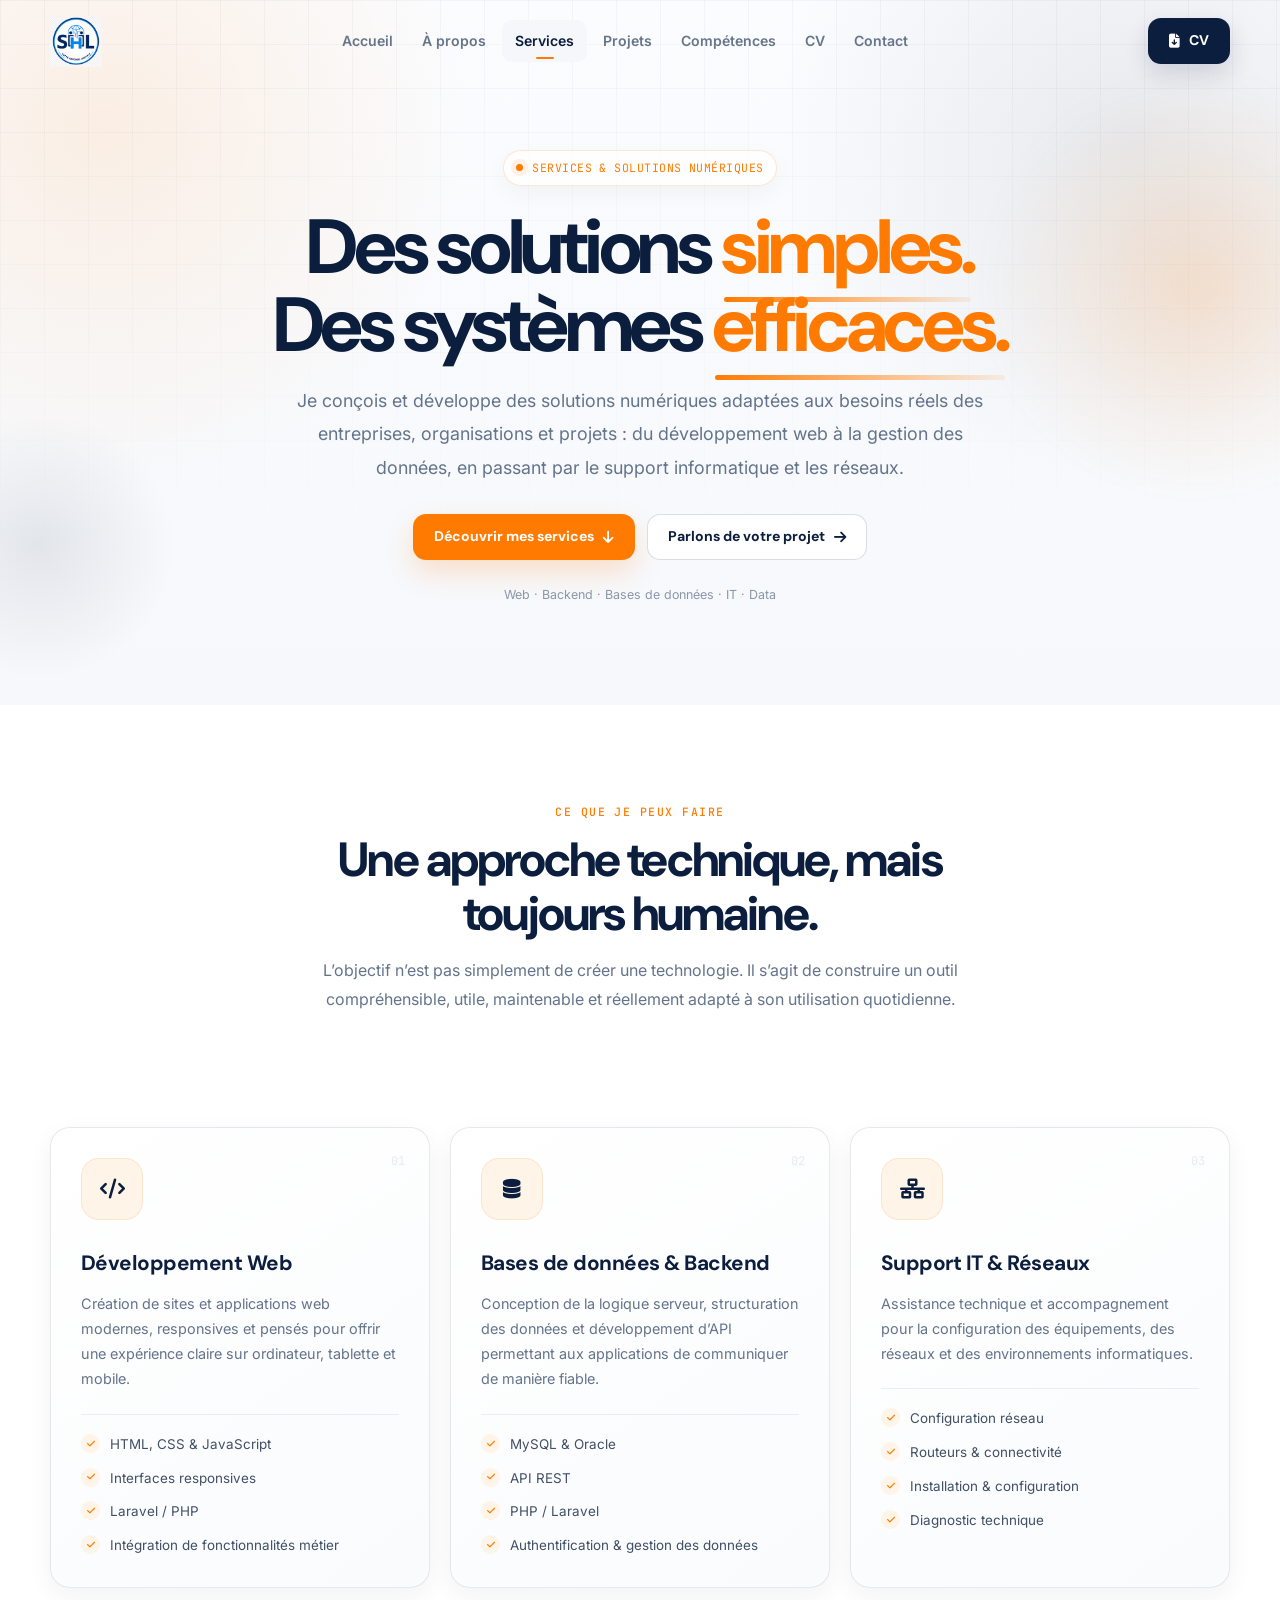
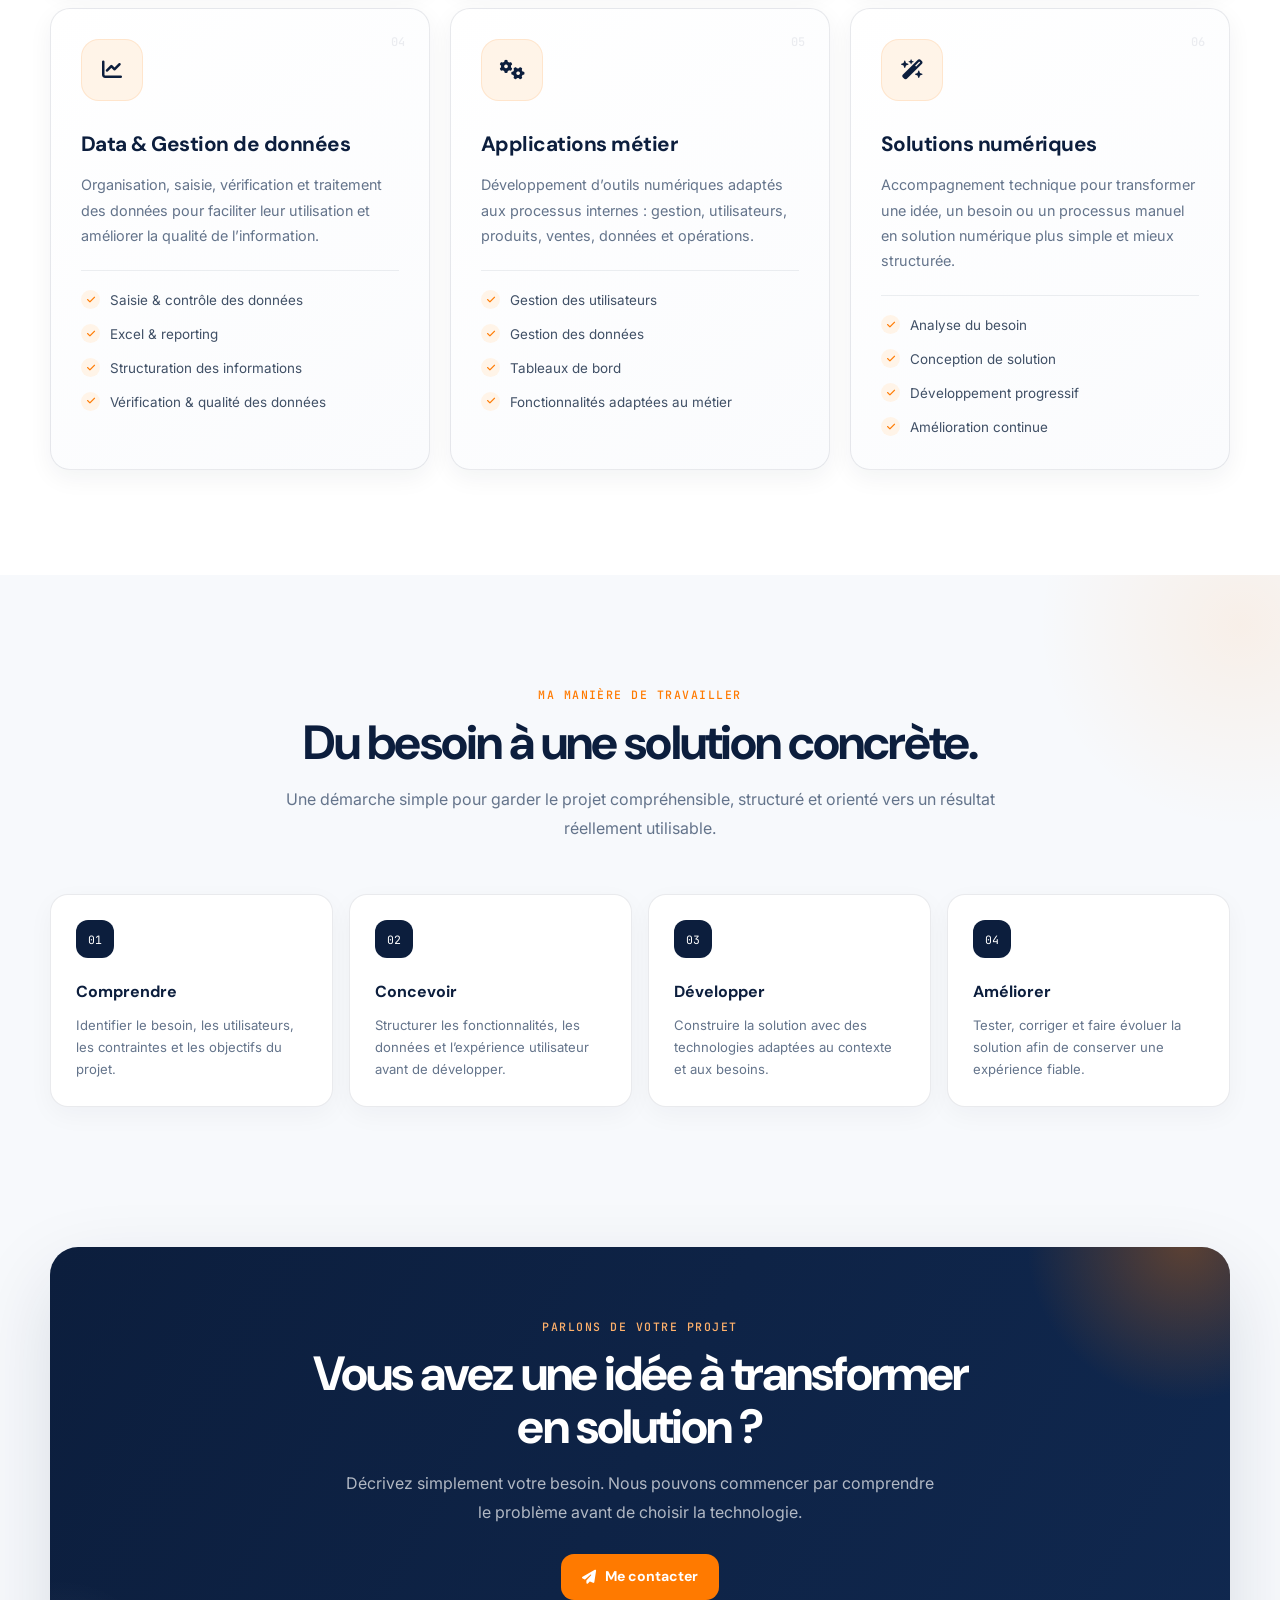
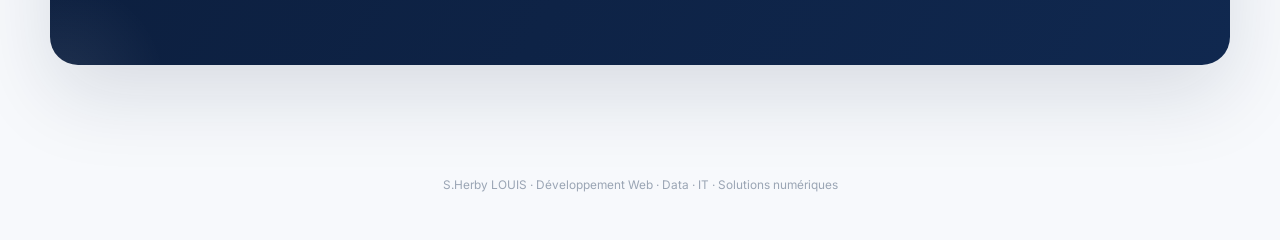
<file: pages/services.html>
<!DOCTYPE html>
<html lang="fr">
<head>
<meta charset="UTF-8">

<meta
    name="viewport"
    content="width=device-width, initial-scale=1.0"
>

<title>Services — S.Herby LOUIS | Solutions numériques</title>

<meta
    name="description"
    content="Découvrez les services de S.Herby LOUIS : développement web, applications, API, bases de données, support IT, réseaux et solutions numériques."
>

<meta name="theme-color" content="#0c1e3d">

<link rel="preconnect" href="https://fonts.googleapis.com">
<link rel="preconnect" href="https://fonts.gstatic.com" crossorigin>

<link
    href="https://fonts.googleapis.com/css2?family=DM+Sans:wght@400;500;600;700&family=Inter:wght@400;500;600;700&family=JetBrains+Mono:wght@400;500&display=swap"
    rel="stylesheet"
>

<link
    rel="stylesheet"
    href="https://cdnjs.cloudflare.com/ajax/libs/font-awesome/6.5.2/css/all.min.css"
>

<style>

/* =========================================================
   SHL — DESIGN SYSTEM
========================================================= */

:root{

    --navy:#0c1e3d;
    --navy-2:#10284f;
    --navy-3:#17355f;

    --orange:#ff7a00;
    --orange-dark:#e86600;
    --orange-soft:#fff4e8;

    --white:#ffffff;
    --surface:#f8fafc;
    --surface-2:#f3f6fa;

    --text:#122033;
    --muted:#64748b;
    --muted-2:#8a97a8;

    --border:rgba(12,30,61,.09);
    --border-strong:rgba(12,30,61,.15);

    --shadow-sm:
        0 8px 24px rgba(12,30,61,.055);

    --shadow-md:
        0 18px 50px rgba(12,30,61,.09);

    --shadow-lg:
        0 30px 80px rgba(12,30,61,.13);

    --radius-sm:14px;
    --radius-md:20px;
    --radius-lg:28px;

    --font-display:"DM Sans",sans-serif;
    --font-body:"Inter",sans-serif;
    --font-mono:"JetBrains Mono",monospace;

    --ease:cubic-bezier(.22,1,.36,1);
}


/* =========================================================
   RESET
========================================================= */

*,
*::before,
*::after{
    box-sizing:border-box;
    margin:0;
    padding:0;
}

html{
    scroll-behavior:smooth;
}

body{
    background:var(--white);
    color:var(--text);
    font-family:var(--font-body);
    line-height:1.7;
    overflow-x:hidden;
    -webkit-font-smoothing:antialiased;
    text-rendering:optimizeLegibility;
}

body.menu-open{
    overflow:hidden;
}

a{
    color:inherit;
    text-decoration:none;
}

button{
    font:inherit;
}

ul{
    list-style:none;
}

img{
    display:block;
    max-width:100%;
}


/* =========================================================
   GLOBAL CONTAINER
========================================================= */

.container{
    width:min(1180px,calc(100% - 48px));
    margin-inline:auto;
}


/* =========================================================
   SCROLL PROGRESS
========================================================= */

.scroll-progress{
    position:fixed;
    top:0;
    left:0;
    width:0;
    height:3px;
    background:linear-gradient(
        90deg,
        var(--orange),
        #ff9a3d
    );
    z-index:1000;
    box-shadow:0 0 14px rgba(255,122,0,.45);
}


/* =========================================================
   HEADER
========================================================= */

.header{
    position:fixed;
    top:0;
    left:0;
    width:100%;
    z-index:900;

    border-bottom:1px solid transparent;

    transition:
        background .45s var(--ease),
        border-color .45s var(--ease),
        box-shadow .45s var(--ease),
        backdrop-filter .45s var(--ease);
}

.header.scrolled{

    background:rgba(255,255,255,.88);

    backdrop-filter:
        blur(18px)
        saturate(150%);

    border-color:var(--border);

    box-shadow:
        0 8px 30px rgba(12,30,61,.055);
}

.header-inner{

    height:82px;

    display:flex;
    align-items:center;
    justify-content:space-between;

    gap:28px;
}


/* =========================================================
   LOGO
========================================================= */

.logo{

    display:flex;
    align-items:center;

    flex-shrink:0;

    position:relative;
}

.logo img{

    width:auto;
    height:52px;

    object-fit:contain;

    transition:
        transform .35s var(--ease),
        filter .35s ease;
}

.logo:hover img{
    transform:translateY(-1px) scale(1.025);
}


/* =========================================================
   DESKTOP NAV
========================================================= */

.navbar{

    display:flex;
    align-items:center;
    justify-content:center;

    flex:1;
}

.navbar ul{

    display:flex;
    align-items:center;
    gap:3px;
}

.navbar a{

    position:relative;

    display:flex;
    align-items:center;

    padding:9px 13px;

    border-radius:10px;

    color:#66758a;

    font-size:.88rem;
    font-weight:600;

    transition:
        color .25s ease,
        background .25s ease,
        transform .25s var(--ease);
}

.navbar a::after{

    content:"";

    position:absolute;

    left:50%;
    bottom:3px;

    width:0;
    height:2px;

    background:var(--orange);

    border-radius:999px;

    transform:translateX(-50%);

    transition:
        width .3s var(--ease);
}

.navbar a:hover{

    color:var(--navy);

    background:#f5f7fa;

    transform:translateY(-1px);
}

.navbar a:hover::after,
.navbar a.active::after{
    width:18px;
}

.navbar a.active{
    color:var(--navy);
    background:#f5f7fa;
}


/* =========================================================
   HEADER ACTIONS
========================================================= */

.header-actions{

    display:flex;
    align-items:center;

    gap:10px;
}

.btn{

    position:relative;

    display:inline-flex;
    align-items:center;
    justify-content:center;

    gap:9px;

    min-height:46px;

    padding:0 20px;

    border-radius:13px;

    border:1px solid transparent;

    font-family:var(--font-display);

    font-size:.88rem;
    font-weight:700;

    cursor:pointer;

    overflow:hidden;

    transition:
        transform .3s var(--ease),
        box-shadow .3s var(--ease),
        background .3s ease,
        border-color .3s ease;
}

.btn::before{

    content:"";

    position:absolute;

    top:0;
    left:-120%;

    width:70%;
    height:100%;

    background:
        linear-gradient(
            90deg,
            transparent,
            rgba(255,255,255,.28),
            transparent
        );

    transform:skewX(-20deg);

    transition:left .7s ease;
}

.btn:hover::before{
    left:150%;
}

.btn-primary{

    color:white;

    background:var(--navy);

    box-shadow:
        0 10px 24px rgba(12,30,61,.14);
}

.btn-primary:hover{

    transform:translateY(-3px);

    background:var(--orange);

    box-shadow:
        0 14px 32px rgba(255,122,0,.25);
}

.btn-orange{

    background:var(--orange);
    color:white;

    box-shadow:
        0 12px 28px rgba(255,122,0,.20);
}

.btn-orange:hover{

    transform:translateY(-3px);

    background:var(--orange-dark);

    box-shadow:
        0 16px 36px rgba(255,122,0,.28);
}

.btn-secondary{

    color:var(--navy);

    background:white;

    border-color:var(--border-strong);
}

.btn-secondary:hover{

    transform:translateY(-3px);

    border-color:rgba(255,122,0,.35);

    box-shadow:var(--shadow-sm);
}


/* =========================================================
   MOBILE BUTTON
========================================================= */

#menu-btn{

    display:none;

    width:44px;
    height:44px;

    align-items:center;
    justify-content:center;

    border:1px solid var(--border);

    background:white;

    color:var(--navy);

    border-radius:12px;

    cursor:pointer;

    transition:
        .3s var(--ease);
}

#menu-btn:hover{

    background:var(--orange-soft);

    border-color:
        rgba(255,122,0,.25);

    color:var(--orange);

    transform:translateY(-2px);
}


/* =========================================================
   MOBILE NAV
========================================================= */

.mobile-nav{

    position:fixed;

    inset:0;

    z-index:950;

    display:flex;

    align-items:center;
    justify-content:center;

    visibility:hidden;
    opacity:0;

    background:
        rgba(12,30,61,.97);

    backdrop-filter:blur(22px);

    transition:
        opacity .4s ease,
        visibility .4s ease;
}

.mobile-nav.open{

    visibility:visible;
    opacity:1;
}

.mobile-nav ul{

    display:flex;
    flex-direction:column;

    align-items:center;

    gap:8px;
}

.mobile-nav li{

    opacity:0;
    transform:translateY(18px);

    transition:
        opacity .4s var(--ease),
        transform .5s var(--ease);
}

.mobile-nav.open li{

    opacity:1;
    transform:translateY(0);
}

.mobile-nav.open li:nth-child(1){transition-delay:.05s}
.mobile-nav.open li:nth-child(2){transition-delay:.08s}
.mobile-nav.open li:nth-child(3){transition-delay:.11s}
.mobile-nav.open li:nth-child(4){transition-delay:.14s}
.mobile-nav.open li:nth-child(5){transition-delay:.17s}
.mobile-nav.open li:nth-child(6){transition-delay:.20s}
.mobile-nav.open li:nth-child(7){transition-delay:.23s}

.mobile-nav a{

    display:block;

    padding:8px 20px;

    color:rgba(255,255,255,.66);

    font-family:var(--font-display);

    font-size:1.45rem;
    font-weight:600;

    transition:
        color .25s ease,
        transform .25s ease;
}

.mobile-nav a:hover,
.mobile-nav a.active{

    color:white;

    transform:translateX(5px);
}

.mobile-nav a.active{
    color:var(--orange);
}

#close-nav{

    position:absolute;

    top:24px;
    right:24px;

    width:46px;
    height:46px;

    display:flex;
    align-items:center;
    justify-content:center;

    border:1px solid rgba(255,255,255,.12);

    border-radius:13px;

    background:rgba(255,255,255,.08);

    color:white;

    cursor:pointer;

    transition:
        .3s var(--ease);
}

#close-nav:hover{

    background:var(--orange);

    transform:rotate(90deg);
}


/* =========================================================
   HERO
========================================================= */

.hero-services{

    position:relative;

    min-height:650px;

    display:flex;
    align-items:center;

    padding:
        150px
        0
        100px;

    overflow:hidden;

    background:

        radial-gradient(
            circle at 8% 18%,
            rgba(255,122,0,.10),
            transparent 28%
        ),

        radial-gradient(
            circle at 88% 20%,
            rgba(12,30,61,.08),
            transparent 28%
        ),

        linear-gradient(
            180deg,
            #fbfcfe 0%,
            #f6f8fb 100%
        );
}


/* subtle grid */

.hero-services::before{

    content:"";

    position:absolute;

    inset:0;

    background-image:

        linear-gradient(
            rgba(12,30,61,.035) 1px,
            transparent 1px
        ),

        linear-gradient(
            90deg,
            rgba(12,30,61,.035) 1px,
            transparent 1px
        );

    background-size:
        44px 44px;

    mask-image:
        linear-gradient(
            to bottom,
            black,
            transparent 82%
        );

    pointer-events:none;
}


/* orange ambient orb */

.hero-orb{

    position:absolute;

    width:430px;
    height:430px;

    border-radius:50%;

    background:
        radial-gradient(
            circle,
            rgba(255,122,0,.16),
            rgba(255,122,0,.04) 48%,
            transparent 72%
        );

    filter:blur(8px);

    right:-130px;
    top:70px;

    animation:
        orbFloat 9s ease-in-out infinite;

    pointer-events:none;
}

.hero-orb-two{

    position:absolute;

    width:280px;
    height:280px;

    border-radius:50%;

    background:
        radial-gradient(
            circle,
            rgba(12,30,61,.09),
            transparent 68%
        );

    left:-100px;
    bottom:20px;

    animation:
        orbFloatTwo 11s ease-in-out infinite;

    pointer-events:none;
}

@keyframes orbFloat{

    0%,100%{
        transform:translate3d(0,0,0);
    }

    50%{
        transform:translate3d(-25px,24px,0);
    }
}

@keyframes orbFloatTwo{

    0%,100%{
        transform:translate3d(0,0,0);
    }

    50%{
        transform:translate3d(30px,-20px,0);
    }
}


/* =========================================================
   HERO CONTENT
========================================================= */

.hero-content{

    position:relative;

    z-index:2;

    width:min(850px,100%);

    margin:auto;

    text-align:center;
}

.eyebrow{

    display:inline-flex;
    align-items:center;
    gap:9px;

    margin-bottom:22px;

    padding:7px 12px;

    border:
        1px solid
        rgba(255,122,0,.18);

    border-radius:999px;

    background:
        rgba(255,255,255,.72);

    color:var(--orange);

    font-family:var(--font-mono);

    font-size:.72rem;

    letter-spacing:.04em;

    box-shadow:
        0 8px 24px rgba(12,30,61,.04);

    animation:
        heroFade .8s .05s both;
}

.eyebrow-dot{

    width:7px;
    height:7px;

    border-radius:50%;

    background:var(--orange);

    box-shadow:
        0 0 0 5px rgba(255,122,0,.10);

    animation:
        pulseDot 2s ease-in-out infinite;
}

@keyframes pulseDot{

    0%,100%{
        box-shadow:
            0 0 0 4px rgba(255,122,0,.10);
    }

    50%{
        box-shadow:
            0 0 0 8px rgba(255,122,0,.04);
    }
}

.hero-content h1{

    max-width:850px;

    margin:0 auto 20px;

    font-family:var(--font-display);

    font-size:
        clamp(
            2.7rem,
            6vw,
            5rem
        );

    line-height:1.02;

    letter-spacing:-.055em;

    color:var(--navy);

    animation:
        heroFade .8s .12s both;
}

.hero-content h1 span{

    color:var(--orange);

    position:relative;
}

.hero-content h1 span::after{

    content:"";

    position:absolute;

    left:3px;
    right:3px;

    bottom:-5px;

    height:5px;

    border-radius:999px;

    background:
        linear-gradient(
            90deg,
            var(--orange),
            rgba(255,122,0,.08)
        );

    transform:
        scaleX(.45);

    transform-origin:left;

    animation:
        underlineReveal
        1s
        .8s
        var(--ease)
        forwards;
}

@keyframes underlineReveal{

    to{
        transform:scaleX(1);
    }
}

.hero-content p{

    max-width:690px;

    margin:0 auto;

    color:var(--muted);

    font-size:
        clamp(
            1rem,
            1.8vw,
            1.12rem
        );

    line-height:1.85;

    animation:
        heroFade .8s .22s both;
}

.hero-actions{

    display:flex;
    align-items:center;
    justify-content:center;

    flex-wrap:wrap;

    gap:12px;

    margin-top:30px;

    animation:
        heroFade .8s .32s both;
}

.hero-note{

    margin-top:24px;

    color:var(--muted-2);

    font-size:.78rem;

    animation:
        heroFade .8s .42s both;
}

@keyframes heroFade{

    from{
        opacity:0;
        transform:translateY(20px);
    }

    to{
        opacity:1;
        transform:translateY(0);
    }
}


/* =========================================================
   TRUST / SERVICE INTRO
========================================================= */

.service-intro{

    position:relative;

    padding:
        92px
        0
        30px;

    background:white;
}

.section-heading{

    max-width:760px;

    margin:0 auto 48px;

    text-align:center;
}

.section-label{

    display:inline-block;

    margin-bottom:12px;

    color:var(--orange);

    font-family:var(--font-mono);

    font-size:.72rem;

    font-weight:500;

    letter-spacing:.13em;

    text-transform:uppercase;
}

.section-heading h2{

    margin-bottom:15px;

    color:var(--navy);

    font-family:var(--font-display);

    font-size:
        clamp(
            2rem,
            4vw,
            3rem
        );

    line-height:1.12;

    letter-spacing:-.04em;
}

.section-heading p{

    color:var(--muted);

    font-size:1rem;

    line-height:1.8;
}


/* =========================================================
   SERVICES
========================================================= */

.services-section{

    position:relative;

    padding:
        35px
        0
        105px;

    background:white;
}

.services-grid{

    display:grid;

    grid-template-columns:
        repeat(3,minmax(0,1fr));

    gap:20px;
}


/* =========================================================
   SERVICE CARD
========================================================= */

.service-card{

    --mouse-x:50%;
    --mouse-y:50%;

    position:relative;

    min-height:390px;

    padding:30px;

    overflow:hidden;

    border:
        1px solid
        var(--border);

    border-radius:
        var(--radius-md);

    background:
        linear-gradient(
            145deg,
            #ffffff,
            #fafbfd
        );

    box-shadow:
        var(--shadow-sm);

    opacity:0;

    transform:
        translateY(35px);

    transition:
        opacity .7s var(--ease),
        transform .7s var(--ease),
        box-shadow .4s var(--ease),
        border-color .4s ease;
}


/* spotlight */

.service-card::before{

    content:"";

    position:absolute;

    inset:0;

    background:
        radial-gradient(
            280px circle at
            var(--mouse-x)
            var(--mouse-y),
            rgba(255,122,0,.08),
            transparent 65%
        );

    opacity:0;

    transition:
        opacity .35s ease;

    pointer-events:none;
}

.service-card:hover::before{
    opacity:1;
}

.service-card.visible{

    opacity:1;

    transform:
        translateY(0);
}

.service-card:nth-child(2){
    transition-delay:.08s;
}

.service-card:nth-child(3){
    transition-delay:.16s;
}

.service-card:hover{

    transform:
        translateY(-9px);

    border-color:
        rgba(255,122,0,.20);

    box-shadow:
        var(--shadow-md);
}


/* =========================================================
   SERVICE NUMBER
========================================================= */

.service-number{

    position:absolute;

    top:23px;
    right:24px;

    color:
        rgba(12,30,61,.075);

    font-family:var(--font-mono);

    font-size:.75rem;
    font-weight:500;

    transition:
        color .3s ease,
        transform .3s var(--ease);
}

.service-card:hover
.service-number{

    color:
        rgba(255,122,0,.35);

    transform:
        translateY(-2px);
}


/* =========================================================
   ICON
========================================================= */

.service-icon{

    position:relative;

    width:62px;
    height:62px;

    display:flex;
    align-items:center;
    justify-content:center;

    margin-bottom:25px;

    border-radius:18px;

    color:var(--navy);

    background:
        var(--orange-soft);

    border:
        1px solid
        rgba(255,122,0,.12);

    font-size:1.25rem;

    transition:
        transform .4s var(--ease),
        background .35s ease,
        color .35s ease,
        box-shadow .35s ease;
}

.service-icon::after{

    content:"";

    position:absolute;

    inset:-5px;

    border:
        1px solid
        rgba(255,122,0,.0);

    border-radius:21px;

    transition:
        border-color .35s ease,
        transform .35s var(--ease);
}

.service-card:hover .service-icon{

    color:white;

    background:var(--orange);

    transform:
        translateY(-4px)
        rotate(-3deg);

    box-shadow:
        0 12px 28px rgba(255,122,0,.22);
}

.service-card:hover
.service-icon::after{

    border-color:
        rgba(255,122,0,.20);

    transform:scale(1.08);
}


/* =========================================================
   CARD TEXT
========================================================= */

.service-card h3{

    margin-bottom:11px;

    color:var(--navy);

    font-family:var(--font-display);

    font-size:1.3rem;

    letter-spacing:-.025em;
}

.service-card p{

    margin-bottom:22px;

    color:var(--muted);

    font-size:.9rem;

    line-height:1.75;
}


/* =========================================================
   SERVICE LIST
========================================================= */

.service-list{

    display:flex;

    flex-direction:column;

    gap:11px;

    padding-top:18px;

    border-top:
        1px solid
        rgba(12,30,61,.07);
}

.service-list li{

    display:flex;
    align-items:flex-start;

    gap:10px;

    color:#405066;

    font-size:.84rem;
}

.service-list i{

    flex-shrink:0;

    width:19px;
    height:19px;

    display:flex;
    align-items:center;
    justify-content:center;

    margin-top:1px;

    border-radius:50%;

    background:
        var(--orange-soft);

    color:var(--orange);

    font-size:.58rem;

    transition:
        transform .3s var(--ease);
}

.service-card:hover
.service-list i{

    transform:
        scale(1.12);
}


/* =========================================================
   PROCESS
========================================================= */

.process-section{

    position:relative;

    padding:
        105px
        0;

    background:
        #f7f9fc;

    overflow:hidden;
}

.process-section::before{

    content:"";

    position:absolute;

    width:420px;
    height:420px;

    border-radius:50%;

    right:-170px;
    top:-160px;

    background:
        radial-gradient(
            circle,
            rgba(255,122,0,.08),
            transparent 68%
        );
}

.process-grid{

    position:relative;

    display:grid;

    grid-template-columns:
        repeat(4,1fr);

    gap:16px;

    margin-top:52px;
}

.process-card{

    position:relative;

    padding:25px;

    background:white;

    border:
        1px solid
        var(--border);

    border-radius:18px;

    box-shadow:
        0 8px 26px rgba(12,30,61,.04);

    opacity:0;

    transform:translateY(24px);

    transition:
        opacity .7s var(--ease),
        transform .7s var(--ease),
        box-shadow .35s ease,
        border-color .35s ease;
}

.process-card.visible{

    opacity:1;

    transform:translateY(0);
}

.process-card:nth-child(2){
    transition-delay:.08s;
}

.process-card:nth-child(3){
    transition-delay:.16s;
}

.process-card:nth-child(4){
    transition-delay:.24s;
}

.process-card:hover{

    transform:
        translateY(-6px);

    border-color:
        rgba(255,122,0,.18);

    box-shadow:
        var(--shadow-sm);
}

.process-step{

    width:38px;
    height:38px;

    display:flex;
    align-items:center;
    justify-content:center;

    margin-bottom:20px;

    border-radius:12px;

    background:var(--navy);

    color:white;

    font-family:var(--font-mono);

    font-size:.72rem;

    transition:
        background .3s ease,
        transform .3s var(--ease);
}

.process-card:hover
.process-step{

    background:var(--orange);

    transform:
        rotate(-4deg);
}

.process-card h3{

    margin-bottom:8px;

    color:var(--navy);

    font-family:var(--font-display);

    font-size:1rem;
}

.process-card p{

    color:var(--muted);

    font-size:.82rem;

    line-height:1.7;
}


/* =========================================================
   CTA
========================================================= */

.cta-section{

    padding:
        35px
        0
        110px;

    background:
        #f7f9fc;
}

.cta-box{

    position:relative;

    overflow:hidden;

    padding:
        65px
        45px;

    border-radius:
        var(--radius-lg);

    background:
        linear-gradient(
            120deg,
            var(--navy),
            #10284f
        );

    box-shadow:
        var(--shadow-lg);

    text-align:center;

    color:white;
}

.cta-box::before{

    content:"";

    position:absolute;

    width:330px;
    height:330px;

    border-radius:50%;

    right:-120px;
    top:-170px;

    background:
        radial-gradient(
            circle,
            rgba(255,122,0,.32),
            transparent 68%
        );

    animation:
        ctaFloat 8s ease-in-out infinite;
}

.cta-box::after{

    content:"";

    position:absolute;

    width:220px;
    height:220px;

    border-radius:50%;

    left:-100px;
    bottom:-130px;

    background:
        radial-gradient(
            circle,
            rgba(255,255,255,.08),
            transparent 68%
        );
}

@keyframes ctaFloat{

    0%,100%{
        transform:translate(0,0);
    }

    50%{
        transform:translate(-25px,20px);
    }
}

.cta-content{

    position:relative;

    z-index:2;

    max-width:700px;

    margin:auto;
}

.cta-content .section-label{

    color:#ffb16b;
}

.cta-content h2{

    margin-bottom:15px;

    font-family:var(--font-display);

    font-size:
        clamp(
            2rem,
            4vw,
            3rem
        );

    line-height:1.1;

    letter-spacing:-.04em;
}

.cta-content p{

    max-width:600px;

    margin:
        0 auto
        28px;

    color:
        rgba(255,255,255,.68);

    line-height:1.8;
}

.cta-content .btn{

    background:var(--orange);

    color:white;
}

.cta-content .btn:hover{

    background:#ff8b22;

    box-shadow:
        0 16px 38px rgba(0,0,0,.24);
}


/* =========================================================
   FOOTER NOTE
========================================================= */

.page-note{

    padding:0 0 45px;

    text-align:center;

    background:#f7f9fc;

    color:#9aa5b4;

    font-size:.74rem;
}


/* =========================================================
   REVEAL
========================================================= */

.reveal{

    opacity:0;

    transform:
        translateY(28px);

    transition:
        opacity .75s var(--ease),
        transform .75s var(--ease);
}

.reveal.visible{

    opacity:1;

    transform:
        translateY(0);
}


/* =========================================================
   FOCUS
========================================================= */

a:focus-visible,
button:focus-visible{

    outline:
        3px solid
        rgba(255,122,0,.35);

    outline-offset:4px;
}


/* =========================================================
   RESPONSIVE — 1050
========================================================= */

@media(max-width:1050px){

    .navbar{
        display:none;
    }

    #menu-btn{
        display:flex;
    }

    .services-grid{

        grid-template-columns:
            repeat(2,minmax(0,1fr));
    }

    .process-grid{

        grid-template-columns:
            repeat(2,minmax(0,1fr));
    }

}


/* =========================================================
   RESPONSIVE — 760
========================================================= */

@media(max-width:760px){

    .container{
        width:min(
            100% - 36px,
            680px
        );
    }

    .header-inner{
        height:72px;
    }

    .logo img{
        height:45px;
    }

    .hero-services{

        min-height:
            620px;

        padding:
            125px
            0
            80px;
    }

    .hero-content h1{
        font-size:
            clamp(
                2.5rem,
                11vw,
                4rem
            );
    }

    .hero-actions{

        flex-direction:column;

        width:100%;
    }

    .hero-actions .btn{

        width:
            min(
                100%,
                290px
            );
    }

    .services-section{
        padding-bottom:75px;
    }

    .services-grid{
        grid-template-columns:1fr;
    }

    .service-card{
        min-height:auto;
    }

    .process-section{
        padding:80px 0;
    }

    .process-grid{
        grid-template-columns:1fr;
    }

    .cta-section{
        padding-bottom:80px;
    }

    .cta-box{
        padding:
            50px
            22px;
    }

}


/* =========================================================
   RESPONSIVE — 480
========================================================= */

@media(max-width:480px){

    .container{
        width:
            calc(100% - 30px);
    }

    .header-actions .btn-primary{
        display:none;
    }

    .logo img{
        height:41px;
    }

    .hero-services{
        padding-top:115px;
    }

    .eyebrow{
        font-size:.64rem;
    }

    .hero-content p{
        font-size:.92rem;
    }

    .section-heading{
        margin-bottom:35px;
    }

    .service-card{
        padding:25px;
    }

    .cta-box{
        border-radius:22px;
    }

}


/* =========================================================
   REDUCED MOTION
========================================================= */

@media(prefers-reduced-motion:reduce){

    html{
        scroll-behavior:auto;
    }

    *,
    *::before,
    *::after{

        animation:
            none !important;

        transition:
            none !important;
    }

    .reveal,
    .service-card,
    .process-card{

        opacity:1;

        transform:none;
    }

}

</style>
</head>


<body>

<!-- ======================================================
     SCROLL PROGRESS
====================================================== -->

<div
    class="scroll-progress"
    id="scroll-progress"
    aria-hidden="true"
></div>


<!-- ======================================================
     MOBILE NAV
====================================================== -->

<nav
    class="mobile-nav"
    id="mobile-nav"
    aria-label="Navigation mobile"
>

    <button
        id="close-nav"
        type="button"
        aria-label="Fermer le menu"
    >
        <i class="fa-solid fa-xmark"></i>
    </button>

    <ul>

        <li>
            <a href="../index.html">
                Accueil
            </a>
        </li>

        <li>
            <a href="about.html">
                À propos
            </a>
        </li>

        <li>
            <a
                href="services.html"
                class="active"
                aria-current="page"
            >
                Services
            </a>
        </li>

        <li>
            <a href="projects.html">
                Projets
            </a>
        </li>

        <li>
            <a href="skills.html">
                Compétences
            </a>
        </li>

        <li>
            <a href="cv.html">
                CV
            </a>
        </li>

        <li>
            <a href="contact.html">
                Contact
            </a>
        </li>

    </ul>

</nav>


<!-- ======================================================
     HEADER
====================================================== -->

<header
    class="header"
    id="header"
>

    <div class="container header-inner">

        <a
            href="../index.html"
            class="logo"
            aria-label="S.Herby LOUIS — Accueil"
        >

            <img
                src="../images/shl.png"
                alt="Logo SHL"
            >

        </a>


        <nav
            class="navbar"
            aria-label="Navigation principale"
        >

            <ul>

                <li>
                    <a href="../index.html">
                        Accueil
                    </a>
                </li>

                <li>
                    <a href="about.html">
                        À propos
                    </a>
                </li>

                <li>
                    <a
                        href="services.html"
                        class="active"
                        aria-current="page"
                    >
                        Services
                    </a>
                </li>

                <li>
                    <a href="projects.html">
                        Projets
                    </a>
                </li>

                <li>
                    <a href="skills.html">
                        Compétences
                    </a>
                </li>

                <li>
                    <a href="cv.html">
                        CV
                    </a>
                </li>

                <li>
                    <a href="contact.html">
                        Contact
                    </a>
                </li>

            </ul>

        </nav>


        <div class="header-actions">

            <a
                href="../cv/herby.pdf"
                class="btn btn-primary"
            >
                <i class="fa-solid fa-file-arrow-down"></i>
                CV
            </a>

            <button
                id="menu-btn"
                type="button"
                aria-label="Ouvrir le menu"
                aria-controls="mobile-nav"
                aria-expanded="false"
            >
                <i class="fa-solid fa-bars"></i>
            </button>

        </div>

    </div>

</header>


<!-- ======================================================
     HERO
====================================================== -->

<section class="hero-services">

    <div
        class="hero-orb"
        aria-hidden="true"
    ></div>

    <div
        class="hero-orb-two"
        aria-hidden="true"
    ></div>


    <div class="container">

        <div class="hero-content">

            <div class="eyebrow">

                <span
                    class="eyebrow-dot"
                    aria-hidden="true"
                ></span>

                SERVICES & SOLUTIONS NUMÉRIQUES

            </div>


            <h1>

                Des solutions
                <span>simples.</span>
                <br>

                Des systèmes
                <span>efficaces.</span>

            </h1>


            <p>

                Je conçois et développe des solutions numériques
                adaptées aux besoins réels des entreprises,
                organisations et projets : du développement web
                à la gestion des données, en passant par le support
                informatique et les réseaux.

            </p>


            <div class="hero-actions">

                <a
                    href="#services"
                    class="btn btn-orange"
                >
                    Découvrir mes services
                    <i class="fa-solid fa-arrow-down"></i>
                </a>

                <a
                    href="contact.html"
                    class="btn btn-secondary"
                >
                    Parlons de votre projet
                    <i class="fa-solid fa-arrow-right"></i>
                </a>

            </div>


            <div class="hero-note">

                Web · Backend · Bases de données · IT · Data

            </div>

        </div>

    </div>

</section>


<!-- ======================================================
     INTRO
====================================================== -->

<section class="service-intro">

    <div class="container">

        <div class="section-heading reveal">

            <span class="section-label">
                Ce que je peux faire
            </span>

            <h2>
                Une approche technique,
                mais toujours humaine.
            </h2>

            <p>

                L’objectif n’est pas simplement de créer une
                technologie. Il s’agit de construire un outil
                compréhensible, utile, maintenable et réellement
                adapté à son utilisation quotidienne.

            </p>

        </div>

    </div>

</section>


<!-- ======================================================
     SERVICES
====================================================== -->

<section
    class="services-section"
    id="services"
>

    <div class="container">

        <div class="services-grid">


            <!-- SERVICE 01 -->

            <article
                class="service-card"
                data-tilt
            >

                <span class="service-number">
                    01
                </span>

                <div class="service-icon">

                    <i class="fa-solid fa-code"></i>

                </div>

                <h3>
                    Développement Web
                </h3>

                <p>

                    Création de sites et applications web
                    modernes, responsives et pensés pour offrir
                    une expérience claire sur ordinateur,
                    tablette et mobile.

                </p>

                <ul class="service-list">

                    <li>
                        <i class="fa-solid fa-check"></i>
                        HTML, CSS & JavaScript
                    </li>

                    <li>
                        <i class="fa-solid fa-check"></i>
                        Interfaces responsives
                    </li>

                    <li>
                        <i class="fa-solid fa-check"></i>
                        Laravel / PHP
                    </li>

                    <li>
                        <i class="fa-solid fa-check"></i>
                        Intégration de fonctionnalités métier
                    </li>

                </ul>

            </article>


            <!-- SERVICE 02 -->

            <article
                class="service-card"
                data-tilt
            >

                <span class="service-number">
                    02
                </span>

                <div class="service-icon">

                    <i class="fa-solid fa-database"></i>

                </div>

                <h3>
                    Bases de données & Backend
                </h3>

                <p>

                    Conception de la logique serveur,
                    structuration des données et développement
                    d’API permettant aux applications de
                    communiquer de manière fiable.

                </p>

                <ul class="service-list">

                    <li>
                        <i class="fa-solid fa-check"></i>
                        MySQL & Oracle
                    </li>

                    <li>
                        <i class="fa-solid fa-check"></i>
                        API REST
                    </li>

                    <li>
                        <i class="fa-solid fa-check"></i>
                        PHP / Laravel
                    </li>

                    <li>
                        <i class="fa-solid fa-check"></i>
                        Authentification & gestion des données
                    </li>

                </ul>

            </article>


            <!-- SERVICE 03 -->

            <article
                class="service-card"
                data-tilt
            >

                <span class="service-number">
                    03
                </span>

                <div class="service-icon">

                    <i class="fa-solid fa-network-wired"></i>

                </div>

                <h3>
                    Support IT & Réseaux
                </h3>

                <p>

                    Assistance technique et accompagnement
                    pour la configuration des équipements,
                    des réseaux et des environnements
                    informatiques.

                </p>

                <ul class="service-list">

                    <li>
                        <i class="fa-solid fa-check"></i>
                        Configuration réseau
                    </li>

                    <li>
                        <i class="fa-solid fa-check"></i>
                        Routeurs & connectivité
                    </li>

                    <li>
                        <i class="fa-solid fa-check"></i>
                        Installation & configuration
                    </li>

                    <li>
                        <i class="fa-solid fa-check"></i>
                        Diagnostic technique
                    </li>

                </ul>

            </article>


            <!-- SERVICE 04 -->

            <article
                class="service-card"
                data-tilt
            >

                <span class="service-number">
                    04
                </span>

                <div class="service-icon">

                    <i class="fa-solid fa-chart-line"></i>

                </div>

                <h3>
                    Data & Gestion de données
                </h3>

                <p>

                    Organisation, saisie, vérification et
                    traitement des données pour faciliter leur
                    utilisation et améliorer la qualité de
                    l’information.

                </p>

                <ul class="service-list">

                    <li>
                        <i class="fa-solid fa-check"></i>
                        Saisie & contrôle des données
                    </li>

                    <li>
                        <i class="fa-solid fa-check"></i>
                        Excel & reporting
                    </li>

                    <li>
                        <i class="fa-solid fa-check"></i>
                        Structuration des informations
                    </li>

                    <li>
                        <i class="fa-solid fa-check"></i>
                        Vérification & qualité des données
                    </li>

                </ul>

            </article>


            <!-- SERVICE 05 -->

            <article
                class="service-card"
                data-tilt
            >

                <span class="service-number">
                    05
                </span>

                <div class="service-icon">

                    <i class="fa-solid fa-gears"></i>

                </div>

                <h3>
                    Applications métier
                </h3>

                <p>

                    Développement d’outils numériques adaptés
                    aux processus internes : gestion,
                    utilisateurs, produits, ventes, données
                    et opérations.

                </p>

                <ul class="service-list">

                    <li>
                        <i class="fa-solid fa-check"></i>
                        Gestion des utilisateurs
                    </li>

                    <li>
                        <i class="fa-solid fa-check"></i>
                        Gestion des données
                    </li>

                    <li>
                        <i class="fa-solid fa-check"></i>
                        Tableaux de bord
                    </li>

                    <li>
                        <i class="fa-solid fa-check"></i>
                        Fonctionnalités adaptées au métier
                    </li>

                </ul>

            </article>


            <!-- SERVICE 06 -->

            <article
                class="service-card"
                data-tilt
            >

                <span class="service-number">
                    06
                </span>

                <div class="service-icon">

                    <i class="fa-solid fa-wand-magic-sparkles"></i>

                </div>

                <h3>
                    Solutions numériques
                </h3>

                <p>

                    Accompagnement technique pour transformer
                    une idée, un besoin ou un processus manuel
                    en solution numérique plus simple et
                    mieux structurée.

                </p>

                <ul class="service-list">

                    <li>
                        <i class="fa-solid fa-check"></i>
                        Analyse du besoin
                    </li>

                    <li>
                        <i class="fa-solid fa-check"></i>
                        Conception de solution
                    </li>

                    <li>
                        <i class="fa-solid fa-check"></i>
                        Développement progressif
                    </li>

                    <li>
                        <i class="fa-solid fa-check"></i>
                        Amélioration continue
                    </li>

                </ul>

            </article>


        </div>

    </div>

</section>


<!-- ======================================================
     PROCESS
====================================================== -->

<section class="process-section">

    <div class="container">

        <div class="section-heading reveal">

            <span class="section-label">
                Ma manière de travailler
            </span>

            <h2>
                Du besoin à une solution concrète.
            </h2>

            <p>

                Une démarche simple pour garder le projet
                compréhensible, structuré et orienté vers
                un résultat réellement utilisable.

            </p>

        </div>


        <div class="process-grid">


            <article class="process-card">

                <div class="process-step">
                    01
                </div>

                <h3>
                    Comprendre
                </h3>

                <p>

                    Identifier le besoin, les utilisateurs,
                    les contraintes et les objectifs du projet.

                </p>

            </article>


            <article class="process-card">

                <div class="process-step">
                    02
                </div>

                <h3>
                    Concevoir
                </h3>

                <p>

                    Structurer les fonctionnalités, les données
                    et l’expérience utilisateur avant de développer.

                </p>

            </article>


            <article class="process-card">

                <div class="process-step">
                    03
                </div>

                <h3>
                    Développer
                </h3>

                <p>

                    Construire la solution avec des technologies
                    adaptées au contexte et aux besoins.

                </p>

            </article>


            <article class="process-card">

                <div class="process-step">
                    04
                </div>

                <h3>
                    Améliorer
                </h3>

                <p>

                    Tester, corriger et faire évoluer la solution
                    afin de conserver une expérience fiable.

                </p>

            </article>


        </div>

    </div>

</section>


<!-- ======================================================
     CTA
====================================================== -->

<section class="cta-section">

    <div class="container">

        <div class="cta-box reveal">

            <div class="cta-content">

                <span class="section-label">
                    Parlons de votre projet
                </span>

                <h2>
                    Vous avez une idée
                    à transformer en solution ?
                </h2>

                <p>

                    Décrivez simplement votre besoin.
                    Nous pouvons commencer par comprendre
                    le problème avant de choisir la technologie.

                </p>

                <a
                    href="contact.html"
                    class="btn"
                >
                    <i class="fa-solid fa-paper-plane"></i>
                    Me contacter
                </a>

            </div>

        </div>

    </div>

</section>


<div class="page-note">

    S.Herby LOUIS · Développement Web · Data · IT · Solutions numériques

</div>


<!-- ======================================================
     JAVASCRIPT
====================================================== -->

<script>

document.addEventListener("DOMContentLoaded", () => {


    /* =====================================================
       ELEMENTS
    ===================================================== */

    const header =
        document.getElementById("header");

    const mobileNav =
        document.getElementById("mobile-nav");

    const menuBtn =
        document.getElementById("menu-btn");

    const closeNav =
        document.getElementById("close-nav");

    const progress =
        document.getElementById("scroll-progress");


    /* =====================================================
       HEADER + SCROLL PROGRESS
    ===================================================== */

    const updateScrollUI = () => {

        const scrollTop =
            window.scrollY;

        header.classList.toggle(
            "scrolled",
            scrollTop > 18
        );


        const documentHeight =
            document.documentElement.scrollHeight
            - window.innerHeight;

        const percentage =
            documentHeight > 0
                ? (scrollTop / documentHeight) * 100
                : 0;

        progress.style.width =
            `${percentage}%`;

    };


    window.addEventListener(
        "scroll",
        updateScrollUI,
        { passive:true }
    );

    updateScrollUI();


    /* =====================================================
       MOBILE NAV
    ===================================================== */

    const openMenu = () => {

        mobileNav.classList.add("open");

        document.body.classList.add("menu-open");

        menuBtn.setAttribute(
            "aria-expanded",
            "true"
        );

    };


    const closeMenu = () => {

        mobileNav.classList.remove("open");

        document.body.classList.remove("menu-open");

        menuBtn.setAttribute(
            "aria-expanded",
            "false"
        );

    };


    menuBtn.addEventListener(
        "click",
        openMenu
    );

    closeNav.addEventListener(
        "click",
        closeMenu
    );


    mobileNav
        .querySelectorAll("a")
        .forEach(link => {

            link.addEventListener(
                "click",
                closeMenu
            );

        });


    document.addEventListener(
        "keydown",
        event => {

            if(
                event.key === "Escape" &&
                mobileNav.classList.contains("open")
            ){

                closeMenu();

            }

        }
    );


    /* =====================================================
       REVEAL ON SCROLL
    ===================================================== */

    const revealElements =
        document.querySelectorAll(
            ".reveal, .service-card, .process-card"
        );


    const revealObserver =
        new IntersectionObserver(
            entries => {

                entries.forEach(entry => {

                    if(
                        entry.isIntersecting
                    ){

                        entry.target.classList.add(
                            "visible"
                        );

                        revealObserver.unobserve(
                            entry.target
                        );

                    }

                });

            },
            {
                threshold:.12,
                rootMargin:"0px 0px -50px 0px"
            }
        );


    revealElements.forEach(
        element =>
            revealObserver.observe(element)
    );


    /* =====================================================
       CARD SPOTLIGHT
    ===================================================== */

    const cards =
        document.querySelectorAll(
            ".service-card"
        );


    cards.forEach(card => {

        card.addEventListener(
            "pointermove",
            event => {

                if(
                    window.matchMedia(
                        "(pointer: coarse)"
                    ).matches
                ){

                    return;

                }


                const rect =
                    card.getBoundingClientRect();


                const x =
                    event.clientX -
                    rect.left;


                const y =
                    event.clientY -
                    rect.top;


                const xPercent =
                    (x / rect.width) * 100;


                const yPercent =
                    (y / rect.height) * 100;


                card.style.setProperty(
                    "--mouse-x",
                    `${xPercent}%`
                );

                card.style.setProperty(
                    "--mouse-y",
                    `${yPercent}%`
                );

            }
        );


        card.addEventListener(
            "pointerleave",
            () => {

                card.style.setProperty(
                    "--mouse-x",
                    "50%"
                );

                card.style.setProperty(
                    "--mouse-y",
                    "50%"
                );

            }
        );

    });


    /* =====================================================
       ACTIVE MOBILE NAV
    ===================================================== */

    window.addEventListener(
        "resize",
        () => {

            if(
                window.innerWidth > 1050 &&
                mobileNav.classList.contains("open")
            ){

                closeMenu();

            }

        }
    );


});

</script>

</body>
</html>
</file>
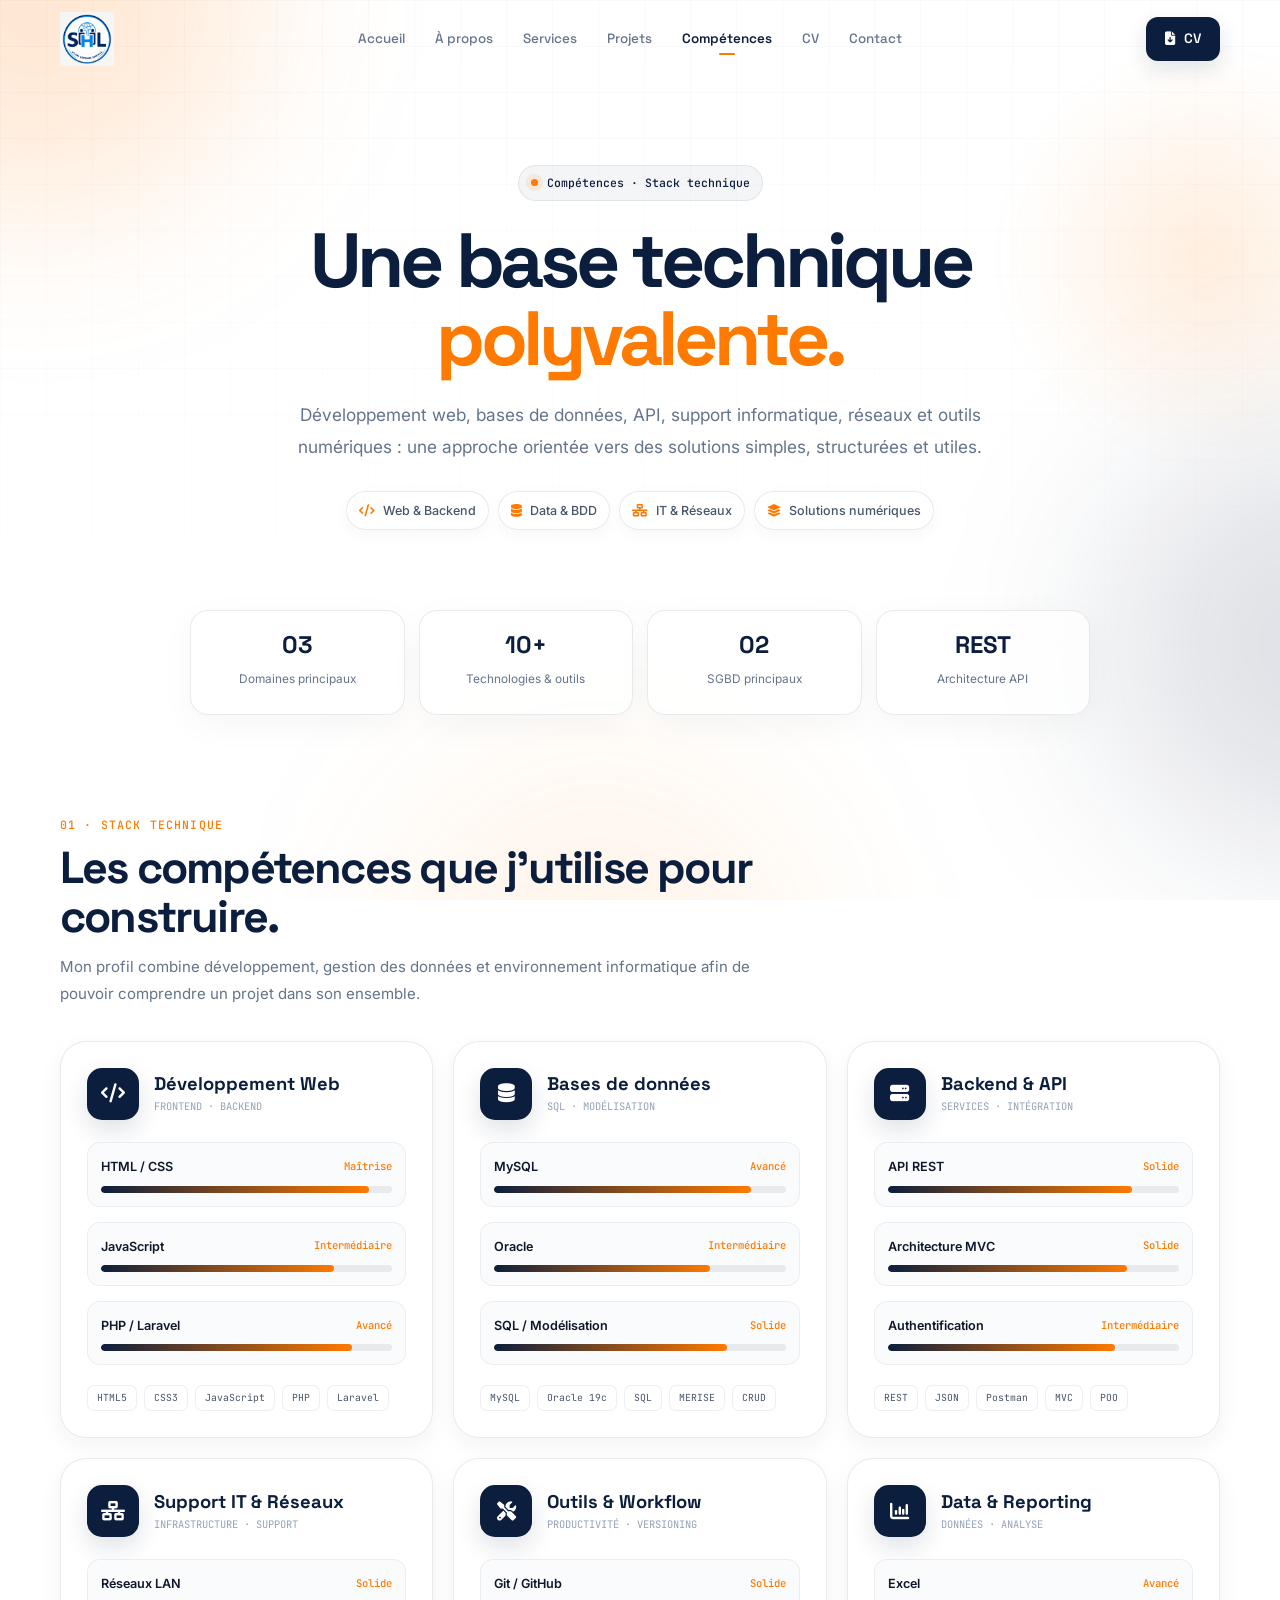
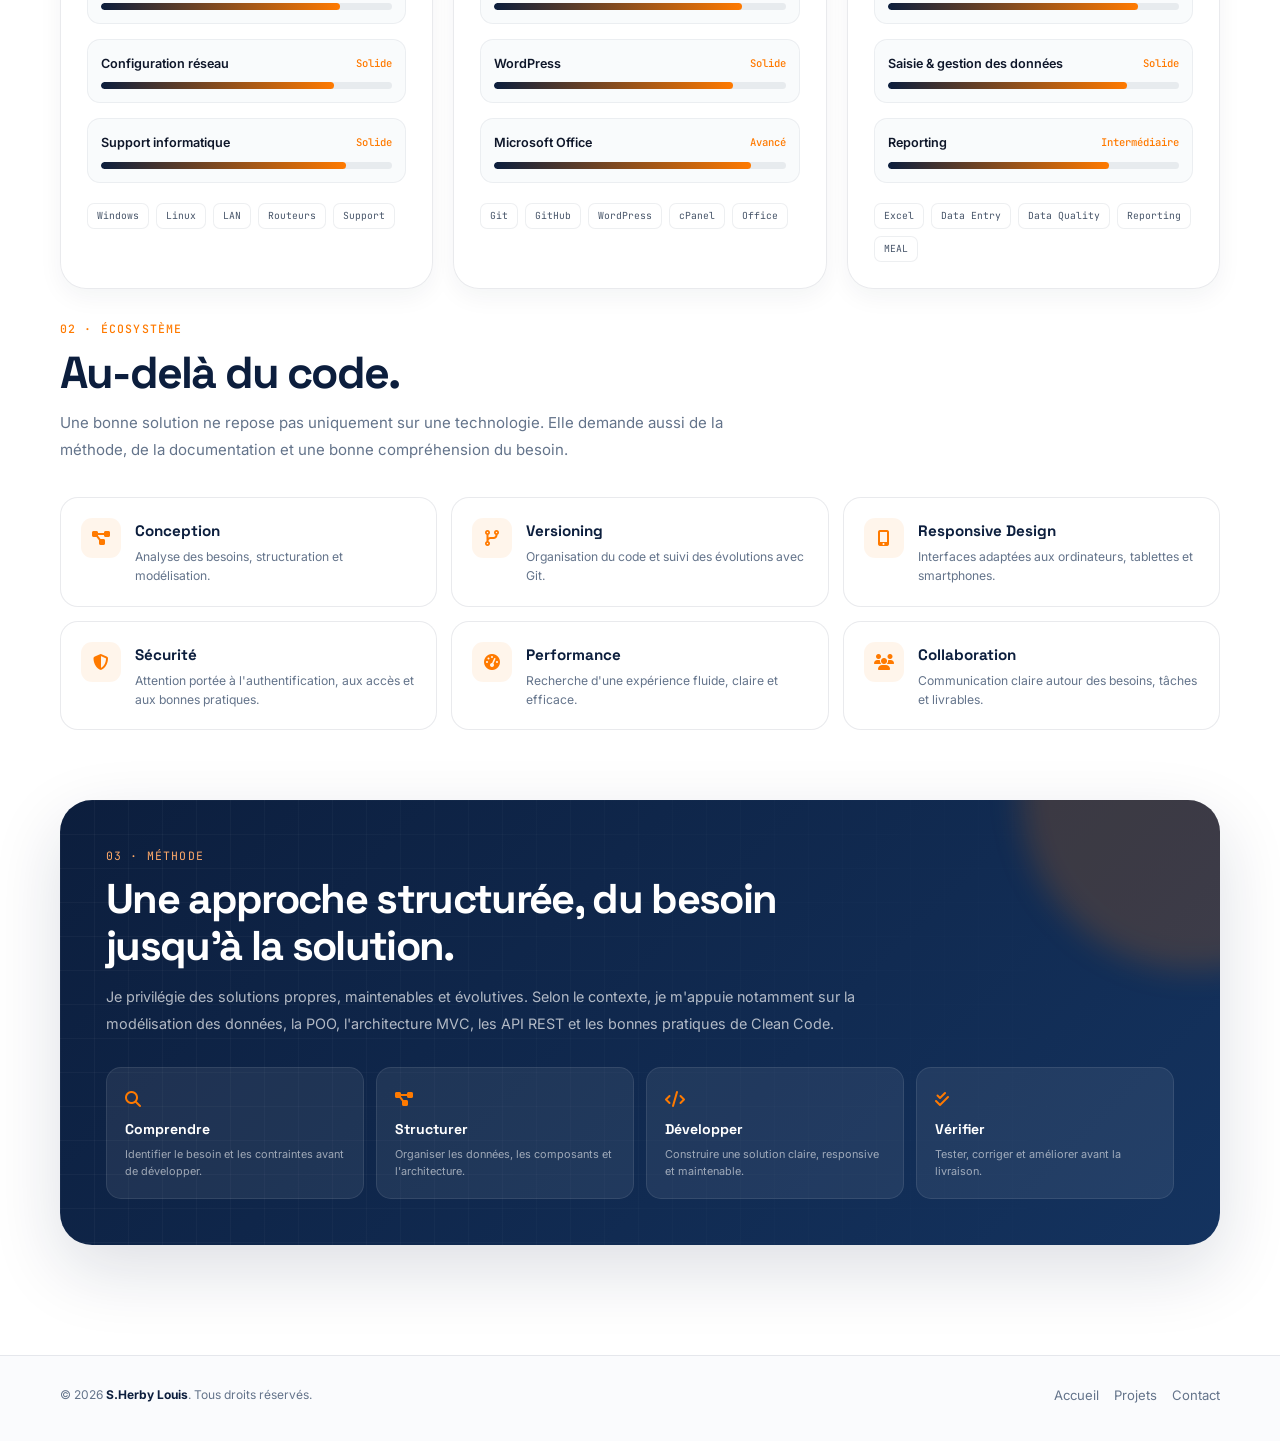
<file: pages/skills.html>
<!DOCTYPE html>
<html lang="fr">
<head>
    <meta charset="UTF-8">

    <meta
        name="viewport"
        content="width=device-width, initial-scale=1.0"
    >

    <title>Compétences — S.Herby Louis</title>

    <meta
        name="description"
        content="Compétences de S.Herby Louis en développement web, PHP, Laravel, JavaScript, bases de données MySQL et Oracle, API REST, support IT, réseaux et outils numériques."
    >

    <meta
        name="theme-color"
        content="#0C1E3D"
    >

    <link rel="preconnect" href="https://fonts.googleapis.com">
    <link rel="preconnect" href="https://fonts.gstatic.com" crossorigin>

    <link
        href="https://fonts.googleapis.com/css2?family=Space+Grotesk:wght@400;500;600;700&family=Inter:wght@400;500;600;700&family=JetBrains+Mono:wght@400;500&display=swap"
        rel="stylesheet"
    >

    <link
        rel="stylesheet"
        href="https://cdnjs.cloudflare.com/ajax/libs/font-awesome/6.5.2/css/all.min.css"
    >

    <style>

        /* =========================================================
           DESIGN SYSTEM
        ========================================================== */

        :root {

            --navy: #0C1E3D;
            --navy-2: #10294F;

            --orange: #FF7A00;
            --orange-dark: #E96800;

            --white: #FFFFFF;
            --paper: #F8FAFC;
            --paper-2: #F1F5F9;

            --text: #0F172A;
            --muted: #64748B;
            --muted-2: #94A3B8;

            --border: rgba(12,30,61,.09);
            --border-strong: rgba(12,30,61,.15);

            --shadow-sm:
                0 8px 25px rgba(12,30,61,.05);

            --shadow-md:
                0 18px 50px rgba(12,30,61,.09);

            --shadow-lg:
                0 28px 75px rgba(12,30,61,.13);

            --font-display:
                "Space Grotesk",
                sans-serif;

            --font-body:
                "Inter",
                sans-serif;

            --font-mono:
                "JetBrains Mono",
                monospace;

            --radius-sm: 12px;
            --radius-md: 18px;
            --radius-lg: 26px;
            --radius-xl: 32px;

            --ease:
                cubic-bezier(.22,1,.36,1);
        }


        /* =========================================================
           RESET
        ========================================================== */

        *,
        *::before,
        *::after {
            box-sizing: border-box;
            margin: 0;
            padding: 0;
        }

        html {
            scroll-behavior: smooth;
        }

        body {
            background: var(--white);
            color: var(--text);

            font-family: var(--font-body);
            line-height: 1.7;

            overflow-x: hidden;

            -webkit-font-smoothing: antialiased;
            text-rendering: optimizeLegibility;
        }

        body.menu-open {
            overflow: hidden;
        }

        a {
            color: inherit;
            text-decoration: none;
        }

        button {
            font: inherit;
        }

        ul {
            list-style: none;
        }

        img {
            display: block;
            max-width: 100%;
        }


        /* =========================================================
           BACKGROUND
        ========================================================== */

        .page-background {
            position: fixed;
            inset: 0;

            z-index: -10;

            overflow: hidden;

            background: var(--white);

            pointer-events: none;
        }

        .page-background::before {

            content: "";

            position: absolute;
            inset: 0;

            background-image:
                linear-gradient(
                    rgba(12,30,61,.025) 1px,
                    transparent 1px
                ),
                linear-gradient(
                    90deg,
                    rgba(12,30,61,.025) 1px,
                    transparent 1px
                );

            background-size: 46px 46px;

            mask-image:
                linear-gradient(
                    to bottom,
                    black,
                    transparent 80%
                );
        }

        .ambient {
            position: absolute;

            width: 430px;
            height: 430px;

            border-radius: 50%;

            filter: blur(90px);

            pointer-events: none;
        }

        .ambient-one {
            top: -220px;
            left: -180px;

            background:
                rgba(255,122,0,.17);
        }

        .ambient-two {
            top: 430px;
            right: -260px;

            background:
                rgba(12,30,61,.13);
        }

        .ambient-three {
            bottom: -280px;
            left: 30%;

            background:
                rgba(255,122,0,.08);
        }


        /* =========================================================
           SCROLL PROGRESS
        ========================================================== */

        .scroll-progress {

            position: fixed;

            top: 0;
            left: 0;

            width: 0%;
            height: 3px;

            z-index: 300;

            background:
                linear-gradient(
                    90deg,
                    var(--orange),
                    #FFAA63
                );

            box-shadow:
                0 0 14px rgba(255,122,0,.35);
        }


        /* =========================================================
           CONTAINER
        ========================================================== */

        .container {

            width:
                min(
                    1160px,
                    calc(100% - 48px)
                );

            margin: 0 auto;
        }


        /* =========================================================
           HEADER
        ========================================================== */

        .header {

            position: fixed;

            top: 0;
            left: 0;
            right: 0;

            z-index: 200;

            border-bottom:
                1px solid transparent;

            transition:
                background .45s var(--ease),
                backdrop-filter .45s var(--ease),
                border-color .45s var(--ease),
                box-shadow .45s var(--ease);
        }

        .header.scrolled {

            background:
                rgba(255,255,255,.84);

            backdrop-filter:
                blur(20px);

            -webkit-backdrop-filter:
                blur(20px);

            border-color:
                var(--border);

            box-shadow:
                0 8px 35px rgba(12,30,61,.06);
        }

        .header-inner {

            min-height: 78px;

            display: flex;
            align-items: center;
            justify-content: space-between;

            gap: 24px;
        }


        /* =========================================================
           LOGO
        ========================================================== */

        .logo {

            display: inline-flex;
            align-items: center;

            flex-shrink: 0;
        }

        .logo img {

            height: 54px;
            width: auto;

            object-fit: contain;

            transition:
                transform .35s var(--ease);
        }

        .logo:hover img {

            transform:
                translateY(-1px)
                scale(1.02);
        }


        /* =========================================================
           DESKTOP NAV
        ========================================================== */

        .desktop-nav {

            flex: 1;

            display: flex;
            justify-content: center;
        }

        .desktop-nav ul {

            display: flex;
            align-items: center;

            gap: 4px;
        }

        .desktop-nav a {

            position: relative;

            display: inline-flex;
            align-items: center;

            padding: 8px 13px;

            color: var(--muted);

            font-family:
                var(--font-display);

            font-size: .84rem;
            font-weight: 500;

            border-radius: 10px;

            transition:
                color .25s ease,
                background .25s ease,
                transform .25s var(--ease);
        }

        .desktop-nav a::after {

            content: "";

            position: absolute;

            left: 50%;
            bottom: 3px;

            width: 0;
            height: 2px;

            border-radius: 10px;

            background:
                var(--orange);

            transform:
                translateX(-50%);

            transition:
                width .3s var(--ease);
        }

        .desktop-nav a:hover {

            color: var(--navy);

            background:
                rgba(12,30,61,.045);

            transform:
                translateY(-1px);
        }

        .desktop-nav a:hover::after,
        .desktop-nav a.active::after {

            width: 16px;
        }

        .desktop-nav a.active {

            color: var(--navy);

            font-weight: 600;
        }


        /* =========================================================
           HEADER ACTIONS
        ========================================================== */

        .header-actions {

            display: flex;
            align-items: center;

            gap: 10px;
        }


        /* =========================================================
           BUTTONS
        ========================================================== */

        .btn {

            position: relative;

            display: inline-flex;
            align-items: center;
            justify-content: center;

            gap: 9px;

            min-height: 44px;

            padding:
                0 18px;

            border-radius: 12px;

            font-family:
                var(--font-display);

            font-size: .85rem;
            font-weight: 600;

            border:
                1px solid transparent;

            cursor: pointer;

            overflow: hidden;

            transition:
                transform .3s var(--ease),
                box-shadow .3s ease,
                background .3s ease,
                border-color .3s ease;
        }

        .btn::before {

            content: "";

            position: absolute;

            top: 0;
            left: -120%;

            width: 80%;
            height: 100%;

            background:
                linear-gradient(
                    90deg,
                    transparent,
                    rgba(255,255,255,.28),
                    transparent
                );

            transform:
                skewX(-20deg);

            transition:
                left .7s var(--ease);
        }

        .btn:hover::before {
            left: 140%;
        }

        .btn:hover {
            transform:
                translateY(-2px);
        }

        .btn-primary {

            color: var(--white);

            background:
                var(--navy);

            box-shadow:
                0 8px 22px rgba(12,30,61,.12);
        }

        .btn-primary:hover {

            background:
                var(--orange);

            box-shadow:
                0 12px 28px rgba(255,122,0,.24);
        }


        /* =========================================================
           MOBILE BUTTON
        ========================================================== */

        #menu-btn {

            display: none;

            width: 44px;
            height: 44px;

            align-items: center;
            justify-content: center;

            color: var(--navy);

            background:
                var(--white);

            border:
                1px solid var(--border);

            border-radius: 12px;

            cursor: pointer;

            transition:
                transform .25s var(--ease),
                border-color .25s ease,
                background .25s ease;
        }

        #menu-btn:hover {

            transform:
                translateY(-2px);

            border-color:
                rgba(255,122,0,.4);

            background:
                #fffaf5;
        }


        /* =========================================================
           MOBILE NAV
        ========================================================== */

        .mobile-nav {

            position: fixed;

            inset: 0;

            z-index: 250;

            display: flex;
            align-items: center;
            justify-content: center;

            visibility: hidden;
            opacity: 0;

            background:
                rgba(12,30,61,.97);

            backdrop-filter:
                blur(20px);

            -webkit-backdrop-filter:
                blur(20px);

            transition:
                opacity .35s ease,
                visibility .35s ease;
        }

        .mobile-nav.open {

            visibility: visible;
            opacity: 1;
        }

        .mobile-nav-inner {

            width:
                min(
                    420px,
                    calc(100% - 40px)
                );
        }

        .mobile-nav ul {

            display: grid;
            gap: 10px;
        }

        .mobile-nav a {

            display: flex;
            align-items: center;
            justify-content: space-between;

            padding:
                15px 18px;

            color:
                rgba(255,255,255,.70);

            font-family:
                var(--font-display);

            font-size: 1.15rem;
            font-weight: 600;

            border-radius: 14px;

            transition:
                color .25s ease,
                background .25s ease,
                transform .25s var(--ease);
        }

        .mobile-nav a:hover,
        .mobile-nav a.active {

            color: var(--white);

            background:
                rgba(255,255,255,.08);

            transform:
                translateX(4px);
        }

        .mobile-nav a.active::after {

            content: "";

            width: 7px;
            height: 7px;

            border-radius: 50%;

            background:
                var(--orange);
        }

        #close-nav {

            position: absolute;

            top: 24px;
            right: 24px;

            width: 44px;
            height: 44px;

            display: flex;
            align-items: center;
            justify-content: center;

            color: var(--white);

            background:
                rgba(255,255,255,.08);

            border:
                1px solid rgba(255,255,255,.12);

            border-radius: 12px;

            cursor: pointer;

            transition:
                transform .25s var(--ease),
                background .25s ease;
        }

        #close-nav:hover {

            transform:
                rotate(4deg)
                scale(1.04);

            background:
                rgba(255,255,255,.14);
        }


        /* =========================================================
           HERO
        ========================================================== */

        .hero {

            position: relative;

            padding:
                165px
                0
                80px;

            overflow: hidden;
        }

        .hero::before {

            content: "";

            position: absolute;

            top: 40px;
            right: -140px;

            width: 430px;
            height: 430px;

            border-radius: 50%;

            background:
                radial-gradient(
                    circle,
                    rgba(255,122,0,.13),
                    transparent 68%
                );

            filter:
                blur(12px);

            pointer-events: none;
        }

        .hero-content {

            position: relative;
            z-index: 2;

            max-width: 850px;

            margin:
                0 auto;

            text-align:
                center;
        }

        .eyebrow {

            display: inline-flex;
            align-items: center;

            gap: 9px;

            margin-bottom:
                20px;

            padding:
                7px 12px;

            color:
                var(--navy);

            background:
                rgba(12,30,61,.045);

            border:
                1px solid rgba(12,30,61,.08);

            border-radius:
                999px;

            font-family:
                var(--font-mono);

            font-size:
                .72rem;

            font-weight:
                500;
        }

        .eyebrow-dot {

            width: 7px;
            height: 7px;

            border-radius: 50%;

            background:
                var(--orange);

            box-shadow:
                0 0 0 5px
                rgba(255,122,0,.10);
        }

        .hero h1 {

            color:
                var(--navy);

            font-family:
                var(--font-display);

            font-size:
                clamp(
                    2.7rem,
                    6vw,
                    5rem
                );

            line-height:
                1.02;

            letter-spacing:
                -.055em;

            font-weight:
                700;

            margin-bottom:
                22px;
        }

        .hero h1 span {

            color:
                var(--orange);
        }

        .hero-description {

            max-width:
                720px;

            margin:
                0 auto;

            color:
                var(--muted);

            font-size:
                clamp(
                    1rem,
                    1.6vw,
                    1.08rem
                );

            line-height:
                1.85;
        }

        .hero-meta {

            display:
                flex;

            flex-wrap:
                wrap;

            justify-content:
                center;

            gap:
                9px;

            margin-top:
                28px;
        }

        .meta-chip {

            display:
                inline-flex;

            align-items:
                center;

            gap:
                8px;

            padding:
                8px 12px;

            color:
                #475569;

            background:
                rgba(255,255,255,.8);

            border:
                1px solid var(--border);

            border-radius:
                999px;

            font-size:
                .78rem;

            font-weight:
                500;

            box-shadow:
                0 5px 18px
                rgba(12,30,61,.035);
        }

        .meta-chip i {

            color:
                var(--orange);
        }


        /* =========================================================
           STATS
        ========================================================== */

        .stats-section {

            padding-bottom:
                50px;
        }

        .stats {

            display:
                grid;

            grid-template-columns:
                repeat(4,1fr);

            gap:
                14px;

            max-width:
                900px;

            margin:
                0 auto;
        }

        .stat {

            padding:
                22px 16px;

            text-align:
                center;

            background:
                rgba(255,255,255,.75);

            border:
                1px solid var(--border);

            border-radius:
                18px;

            box-shadow:
                0 10px 35px
                rgba(12,30,61,.04);

            transition:
                transform .35s var(--ease),
                border-color .35s ease,
                box-shadow .35s ease;
        }

        .stat:hover {

            transform:
                translateY(-5px);

            border-color:
                rgba(255,122,0,.24);

            box-shadow:
                0 18px 42px
                rgba(12,30,61,.08);
        }

        .stat strong {

            display:
                block;

            color:
                var(--navy);

            font-family:
                var(--font-display);

            font-size:
                1.5rem;

            line-height:
                1;

            margin-bottom:
                7px;
        }

        .stat span {

            color:
                var(--muted);

            font-size:
                .74rem;
        }


        /* =========================================================
           MAIN SECTION
        ========================================================== */

        .skills-section {

            padding:
                50px 0 110px;
        }

        .section-heading {

            max-width:
                720px;

            margin-bottom:
                34px;
        }

        .section-kicker {

            margin-bottom:
                10px;

            color:
                var(--orange);

            font-family:
                var(--font-mono);

            font-size:
                .72rem;

            font-weight:
                500;

            text-transform:
                uppercase;

            letter-spacing:
                .10em;
        }

        .section-heading h2 {

            color:
                var(--navy);

            font-family:
                var(--font-display);

            font-size:
                clamp(
                    1.9rem,
                    3.5vw,
                    2.8rem
                );

            line-height:
                1.08;

            letter-spacing:
                -.04em;
        }

        .section-heading p {

            color:
                var(--muted);

            font-size:
                .94rem;

            line-height:
                1.8;

            margin-top:
                12px;
        }


        /* =========================================================
           SKILL GRID
        ========================================================== */

        .skills-grid {

            display:
                grid;

            grid-template-columns:
                repeat(3, minmax(0,1fr));

            gap:
                20px;
        }


        /* =========================================================
           SKILL CARD
        ========================================================== */

        .skill-card {

            position:
                relative;

            overflow:
                hidden;

            padding:
                26px;

            background:
                rgba(255,255,255,.86);

            border:
                1px solid var(--border);

            border-radius:
                var(--radius-lg);

            box-shadow:
                var(--shadow-sm);

            opacity:
                0;

            transform:
                translateY(24px);

            transition:
                opacity .7s var(--ease),
                transform .7s var(--ease),
                border-color .35s ease,
                box-shadow .4s var(--ease);
        }

        .skill-card.visible {

            opacity:
                1;

            transform:
                translateY(0);
        }

        .skill-card:hover {

            border-color:
                rgba(255,122,0,.20);

            box-shadow:
                var(--shadow-lg);

            transform:
                translateY(-7px);
        }

        .skill-card.visible:hover {

            transform:
                translateY(-7px);
        }

        .skill-card::before {

            content: "";

            position:
                absolute;

            inset:
                0;

            background:
                radial-gradient(
                    270px circle
                    at var(--mouse-x,50%)
                    var(--mouse-y,50%),
                    rgba(255,122,0,.08),
                    transparent 68%
                );

            opacity:
                0;

            pointer-events:
                none;

            transition:
                opacity .35s ease;
        }

        .skill-card:hover::before {

            opacity:
                1;
        }


        /* =========================================================
           CARD HEADER
        ========================================================== */

        .skill-card-header {

            position:
                relative;

            z-index:
                2;

            display:
                flex;

            align-items:
                center;

            gap:
                15px;

            margin-bottom:
                22px;
        }

        .skill-icon {

            width:
                52px;

            height:
                52px;

            flex-shrink:
                0;

            display:
                flex;

            align-items:
                center;

            justify-content:
                center;

            color:
                var(--white);

            background:
                var(--navy);

            border-radius:
                15px;

            font-size:
                1.2rem;

            box-shadow:
                0 10px 25px
                rgba(12,30,61,.13);

            transition:
                transform .4s var(--ease),
                background .3s ease;
        }

        .skill-card:hover .skill-icon {

            transform:
                rotate(-4deg)
                translateY(-2px);

            background:
                var(--orange);
        }

        .skill-card-title h3 {

            color:
                var(--navy);

            font-family:
                var(--font-display);

            font-size:
                1.15rem;

            line-height:
                1.25;
        }

        .skill-card-title span {

            display:
                block;

            margin-top:
                3px;

            color:
                var(--muted-2);

            font-family:
                var(--font-mono);

            font-size:
                .65rem;
        }


        /* =========================================================
           SKILL ITEMS
        ========================================================== */

        .skill-list {

            position:
                relative;

            z-index:
                2;

            display:
                grid;

            gap:
                15px;
        }

        .skill-item {

            padding:
                13px;

            background:
                rgba(248,250,252,.78);

            border:
                1px solid rgba(12,30,61,.06);

            border-radius:
                13px;
        }

        .skill-head {

            display:
                flex;

            align-items:
                center;

            justify-content:
                space-between;

            gap:
                10px;

            margin-bottom:
                8px;
        }

        .skill-name {

            color:
                var(--text);

            font-size:
                .79rem;

            font-weight:
                600;
        }

        .skill-value {

            color:
                var(--orange);

            font-family:
                var(--font-mono);

            font-size:
                .66rem;

            font-weight:
                500;
        }

        .bar {

            position:
                relative;

            width:
                100%;

            height:
                7px;

            overflow:
                hidden;

            background:
                rgba(12,30,61,.07);

            border-radius:
                999px;
        }

        .fill {

            height:
                100%;

            width:
                0;

            border-radius:
                999px;

            background:
                linear-gradient(
                    90deg,
                    var(--navy),
                    var(--orange)
                );

            transition:
                width 1.25s
                var(--ease);
        }

        .skill-item.visible .fill {

            width:
                var(--level);
        }


        /* =========================================================
           TAGS
        ========================================================== */

        .skill-tags {

            position:
                relative;

            z-index:
                2;

            display:
                flex;

            flex-wrap:
                wrap;

            gap:
                7px;

            margin-top:
                20px;
        }

        .skill-tag {

            display:
                inline-flex;

            align-items:
                center;

            min-height:
                26px;

            padding:
                0 9px;

            color:
                #475569;

            background:
                var(--white);

            border:
                1px solid rgba(12,30,61,.07);

            border-radius:
                7px;

            font-family:
                var(--font-mono);

            font-size:
                .61rem;
        }


        /* =========================================================
           ADDITIONAL SKILLS
        ========================================================== */

        .additional-section {

            margin-top:
                30px;
        }

        .additional-grid {

            display:
                grid;

            grid-template-columns:
                repeat(3,1fr);

            gap:
                14px;
        }

        .additional-card {

            display:
                flex;

            align-items:
                flex-start;

            gap:
                14px;

            padding:
                20px;

            background:
                rgba(255,255,255,.78);

            border:
                1px solid var(--border);

            border-radius:
                18px;

            transition:
                transform .3s var(--ease),
                border-color .3s ease,
                box-shadow .3s ease;
        }

        .additional-card:hover {

            transform:
                translateY(-4px);

            border-color:
                rgba(255,122,0,.20);

            box-shadow:
                var(--shadow-sm);
        }

        .additional-icon {

            width:
                40px;

            height:
                40px;

            flex-shrink:
                0;

            display:
                flex;

            align-items:
                center;

            justify-content:
                center;

            color:
                var(--orange);

            background:
                rgba(255,122,0,.08);

            border-radius:
                11px;
        }

        .additional-card h3 {

            color:
                var(--navy);

            font-family:
                var(--font-display);

            font-size:
                .95rem;

            margin-bottom:
                3px;
        }

        .additional-card p {

            color:
                var(--muted);

            font-size:
                .76rem;

            line-height:
                1.6;
        }


        /* =========================================================
           METHODOLOGY
        ========================================================== */

        .method-section {

            margin-top:
                70px;

            padding:
                46px;

            position:
                relative;

            overflow:
                hidden;

            background:
                linear-gradient(
                    135deg,
                    var(--navy),
                    #14335F
                );

            border-radius:
                var(--radius-xl);

            box-shadow:
                0 25px 70px
                rgba(12,30,61,.14);
        }

        .method-section::before {

            content: "";

            position:
                absolute;

            width:
                350px;

            height:
                350px;

            right:
                -150px;

            top:
                -180px;

            border-radius:
                50%;

            background:
                rgba(255,122,0,.18);

            filter:
                blur(15px);
        }

        .method-section::after {

            content: "";

            position:
                absolute;

            inset:
                0;

            background-image:
                linear-gradient(
                    rgba(255,255,255,.035) 1px,
                    transparent 1px
                ),
                linear-gradient(
                    90deg,
                    rgba(255,255,255,.035) 1px,
                    transparent 1px
                );

            background-size:
                34px 34px;

            mask-image:
                linear-gradient(
                    to right,
                    black,
                    transparent
                );

            pointer-events:
                none;
        }

        .method-content {

            position:
                relative;

            z-index:
                2;
        }

        .method-kicker {

            color:
                #FFAA69;

            font-family:
                var(--font-mono);

            font-size:
                .72rem;

            text-transform:
                uppercase;

            letter-spacing:
                .10em;

            margin-bottom:
                10px;
        }

        .method-content h2 {

            color:
                var(--white);

            font-family:
                var(--font-display);

            font-size:
                clamp(
                    1.8rem,
                    3.5vw,
                    2.6rem
                );

            line-height:
                1.12;

            letter-spacing:
                -.04em;

            max-width:
                760px;

            margin-bottom:
                15px;
        }

        .method-content > p {

            max-width:
                780px;

            color:
                rgba(255,255,255,.68);

            font-size:
                .9rem;

            line-height:
                1.85;
        }

        .method-grid {

            display:
                grid;

            grid-template-columns:
                repeat(4,1fr);

            gap:
                12px;

            margin-top:
                30px;
        }

        .method-item {

            padding:
                18px;

            background:
                rgba(255,255,255,.07);

            border:
                1px solid
                rgba(255,255,255,.09);

            border-radius:
                15px;

            transition:
                transform .3s var(--ease),
                background .3s ease;
        }

        .method-item:hover {

            transform:
                translateY(-4px);

            background:
                rgba(255,255,255,.10);
        }

        .method-item i {

            color:
                var(--orange);

            font-size:
                1rem;

            margin-bottom:
                11px;
        }

        .method-item h3 {

            color:
                var(--white);

            font-family:
                var(--font-display);

            font-size:
                .88rem;

            margin-bottom:
                4px;
        }

        .method-item p {

            color:
                rgba(255,255,255,.57);

            font-size:
                .68rem;

            line-height:
                1.55;
        }


        /* =========================================================
           FOOTER
        ========================================================== */

        footer {

            padding:
                28px 0 35px;

            border-top:
                1px solid var(--border);

            background:
                rgba(248,250,252,.72);
        }

        .footer-inner {

            display:
                flex;

            align-items:
                center;

            justify-content:
                space-between;

            gap:
                20px;
        }

        .footer-copy {

            color:
                var(--muted);

            font-size:
                .75rem;
        }

        .footer-copy strong {

            color:
                var(--navy);
        }

        .footer-links {

            display:
                flex;

            gap:
                15px;
        }

        .footer-links a {

            color:
                var(--muted);

            font-size:
                .82rem;

            transition:
                color .25s ease,
                transform .25s var(--ease);
        }

        .footer-links a:hover {

            color:
                var(--orange);

            transform:
                translateY(-1px);
        }


        /* =========================================================
           REVEAL
        ========================================================== */

        .reveal {

            opacity:
                0;

            transform:
                translateY(24px);
        }

        .reveal.visible {

            opacity:
                1;

            transform:
                translateY(0);

            transition:
                opacity .7s var(--ease),
                transform .7s var(--ease);
        }


        /* =========================================================
           FOCUS
        ========================================================== */

        a:focus-visible,
        button:focus-visible {

            outline:
                3px solid
                rgba(255,122,0,.35);

            outline-offset:
                3px;
        }


        /* =========================================================
           RESPONSIVE 1050
        ========================================================== */

        @media (max-width:1050px) {

            .desktop-nav {
                display: none;
            }

            #menu-btn {
                display: flex;
            }

            .skills-grid {
                grid-template-columns:
                    repeat(2,minmax(0,1fr));
            }

            .additional-grid {
                grid-template-columns:
                    repeat(2,1fr);
            }

            .method-grid {
                grid-template-columns:
                    repeat(2,1fr);
            }

            .stats {
                grid-template-columns:
                    repeat(2,1fr);
            }
        }


        /* =========================================================
           RESPONSIVE 760
        ========================================================== */

        @media (max-width:760px) {

            .container {

                width:
                    min(
                        100% - 36px,
                        1160px
                    );
            }

            .header-inner {
                min-height:
                    70px;
            }

            .logo img {
                height:
                    46px;
            }

            .header-actions .btn-primary {
                display:
                    none;
            }

            .hero {

                padding:
                    135px 0 65px;
            }

            .hero h1 {

                font-size:
                    clamp(
                        2.55rem,
                        11vw,
                        4rem
                    );
            }

            .stats {

                grid-template-columns:
                    repeat(2,1fr);
            }

            .skills-grid {

                grid-template-columns:
                    1fr;
            }

            .additional-grid {

                grid-template-columns:
                    1fr;
            }

            .method-section {

                padding:
                    36px 25px;
            }

            .method-grid {

                grid-template-columns:
                    1fr;
            }

            .footer-inner {

                flex-direction:
                    column;

                text-align:
                    center;
            }
        }


        /* =========================================================
           RESPONSIVE 480
        ========================================================== */

        @media (max-width:480px) {

            .container {

                width:
                    min(
                        100% - 30px,
                        1160px
                    );
            }

            .hero {

                padding-top:
                    120px;
            }

            .hero-description {

                font-size:
                    .92rem;
            }

            .hero-meta {

                justify-content:
                    flex-start;
            }

            .meta-chip {

                font-size:
                    .70rem;
            }

            .stats {

                grid-template-columns:
                    1fr;
            }

            .skill-card {

                padding:
                    21px;
            }

            .method-section {

                border-radius:
                    24px;
            }

            .footer-links {

                flex-wrap:
                    wrap;

                justify-content:
                    center;
            }
        }


        /* =========================================================
           REDUCED MOTION
        ========================================================== */

        @media (prefers-reduced-motion:reduce) {

            html {
                scroll-behavior:
                    auto;
            }

            *,
            *::before,
            *::after {

                animation:
                    none !important;

                transition:
                    none !important;
            }

            .skill-card,
            .reveal {

                opacity:
                    1 !important;

                transform:
                    none !important;
            }

            .fill {

                width:
                    var(--level) !important;
            }
        }

    </style>
</head>


<body>

    <!-- =========================================================
         BACKGROUND
    ========================================================== -->

    <div
        class="page-background"
        aria-hidden="true"
    >

        <div class="ambient ambient-one"></div>
        <div class="ambient ambient-two"></div>
        <div class="ambient ambient-three"></div>

    </div>


    <!-- SCROLL PROGRESS -->

    <div
        class="scroll-progress"
        id="scroll-progress"
        aria-hidden="true"
    ></div>


    <!-- =========================================================
         MOBILE NAV
    ========================================================== -->

    <div
        class="mobile-nav"
        id="mobile-nav"
        aria-hidden="true"
    >

        <button
            id="close-nav"
            type="button"
            aria-label="Fermer le menu"
        >
            <i class="fa-solid fa-xmark"></i>
        </button>


        <div class="mobile-nav-inner">

            <ul>

                <li>
                    <a href="../index.html">
                        Accueil
                        <i class="fa-solid fa-arrow-right"></i>
                    </a>
                </li>

                <li>
                    <a href="about.html">
                        À propos
                        <i class="fa-solid fa-arrow-right"></i>
                    </a>
                </li>

                <li>
                    <a href="services.html">
                        Services
                        <i class="fa-solid fa-arrow-right"></i>
                    </a>
                </li>

                <li>
                    <a href="projects.html">
                        Projets
                        <i class="fa-solid fa-arrow-right"></i>
                    </a>
                </li>

                <li>
                    <a
                        href="skills.html"
                        class="active"
                    >
                        Compétences
                        <i class="fa-solid fa-arrow-right"></i>
                    </a>
                </li>

                <li>
                    <a href="cv.html">
                        CV
                        <i class="fa-solid fa-arrow-right"></i>
                    </a>
                </li>

                <li>
                    <a href="contact.html">
                        Contact
                        <i class="fa-solid fa-arrow-right"></i>
                    </a>
                </li>

            </ul>

        </div>

    </div>


    <!-- =========================================================
         HEADER
    ========================================================== -->

    <header
        class="header"
        id="header"
    >

        <div class="container header-inner">

            <a
                href="../index.html"
                class="logo"
                aria-label="Retour à l'accueil"
            >

                <img
                    src="../images/shl.png"
                    alt="Logo SHL"
                >

            </a>


            <nav
                class="desktop-nav"
                aria-label="Navigation principale"
            >

                <ul>

                    <li>
                        <a href="../index.html">
                            Accueil
                        </a>
                    </li>

                    <li>
                        <a href="about.html">
                            À propos
                        </a>
                    </li>

                    <li>
                        <a href="services.html">
                            Services
                        </a>
                    </li>

                    <li>
                        <a href="projects.html">
                            Projets
                        </a>
                    </li>

                    <li>
                        <a
                            href="skills.html"
                            class="active"
                            aria-current="page"
                        >
                            Compétences
                        </a>
                    </li>

                    <li>
                        <a href="cv.html">
                            CV
                        </a>
                    </li>

                    <li>
                        <a href="contact.html">
                            Contact
                        </a>
                    </li>

                </ul>

            </nav>


            <div class="header-actions">

                <a
                    href="../cv/herby.pdf"
                    class="btn btn-primary"
                >
                    <i class="fa-solid fa-file-arrow-down"></i>
                    CV
                </a>

                <button
                    id="menu-btn"
                    type="button"
                    aria-label="Ouvrir le menu"
                    aria-controls="mobile-nav"
                    aria-expanded="false"
                >
                    <i class="fa-solid fa-bars"></i>
                </button>

            </div>

        </div>

    </header>


    <!-- =========================================================
         MAIN
    ========================================================== -->

    <main>


        <!-- =====================================================
             HERO
        ====================================================== -->

        <section class="hero">

            <div class="container">

                <div class="hero-content reveal">

                    <div class="eyebrow">

                        <span class="eyebrow-dot"></span>

                        Compétences · Stack technique

                    </div>


                    <h1>

                        Une base technique
                        <span>polyvalente.</span>

                    </h1>


                    <p class="hero-description">

                        Développement web, bases de données, API,
                        support informatique, réseaux et outils
                        numériques : une approche orientée vers des
                        solutions simples, structurées et utiles.

                    </p>


                    <div class="hero-meta">

                        <span class="meta-chip">
                            <i class="fa-solid fa-code"></i>
                            Web & Backend
                        </span>

                        <span class="meta-chip">
                            <i class="fa-solid fa-database"></i>
                            Data & BDD
                        </span>

                        <span class="meta-chip">
                            <i class="fa-solid fa-network-wired"></i>
                            IT & Réseaux
                        </span>

                        <span class="meta-chip">
                            <i class="fa-solid fa-layer-group"></i>
                            Solutions numériques
                        </span>

                    </div>

                </div>

            </div>

        </section>


        <!-- =====================================================
             STATS
        ====================================================== -->

        <section class="stats-section">

            <div class="container">

                <div class="stats">

                    <div class="stat reveal">

                        <strong>03</strong>

                        <span>
                            Domaines principaux
                        </span>

                    </div>


                    <div class="stat reveal">

                        <strong>10+</strong>

                        <span>
                            Technologies & outils
                        </span>

                    </div>


                    <div class="stat reveal">

                        <strong>02</strong>

                        <span>
                            SGBD principaux
                        </span>

                    </div>


                    <div class="stat reveal">

                        <strong>REST</strong>

                        <span>
                            Architecture API
                        </span>

                    </div>

                </div>

            </div>

        </section>


        <!-- =====================================================
             SKILLS
        ====================================================== -->

        <section class="skills-section">

            <div class="container">


                <div class="section-heading reveal">

                    <div class="section-kicker">
                        01 · Stack technique
                    </div>

                    <h2>
                        Les compétences que
                        j'utilise pour construire.
                    </h2>

                    <p>
                        Mon profil combine développement,
                        gestion des données et environnement
                        informatique afin de pouvoir comprendre
                        un projet dans son ensemble.
                    </p>

                </div>


                <div class="skills-grid">


                    <!-- WEB -->

                    <article
                        class="skill-card reveal"
                    >

                        <div class="skill-card-header">

                            <div class="skill-icon">
                                <i class="fa-solid fa-code"></i>
                            </div>

                            <div class="skill-card-title">

                                <h3>
                                    Développement Web
                                </h3>

                                <span>
                                    FRONTEND · BACKEND
                                </span>

                            </div>

                        </div>


                        <div class="skill-list">


                            <div
                                class="skill-item"
                                style="--level:92%;"
                            >

                                <div class="skill-head">

                                    <span class="skill-name">
                                        HTML / CSS
                                    </span>

                                    <span class="skill-value">
                                        Maîtrise
                                    </span>

                                </div>

                                <div class="bar">
                                    <div class="fill"></div>
                                </div>

                            </div>


                            <div
                                class="skill-item"
                                style="--level:80%;"
                            >

                                <div class="skill-head">

                                    <span class="skill-name">
                                        JavaScript
                                    </span>

                                    <span class="skill-value">
                                        Intermédiaire
                                    </span>

                                </div>

                                <div class="bar">
                                    <div class="fill"></div>
                                </div>

                            </div>


                            <div
                                class="skill-item"
                                style="--level:86%;"
                            >

                                <div class="skill-head">

                                    <span class="skill-name">
                                        PHP / Laravel
                                    </span>

                                    <span class="skill-value">
                                        Avancé
                                    </span>

                                </div>

                                <div class="bar">
                                    <div class="fill"></div>
                                </div>

                            </div>

                        </div>


                        <div class="skill-tags">

                            <span class="skill-tag">
                                HTML5
                            </span>

                            <span class="skill-tag">
                                CSS3
                            </span>

                            <span class="skill-tag">
                                JavaScript
                            </span>

                            <span class="skill-tag">
                                PHP
                            </span>

                            <span class="skill-tag">
                                Laravel
                            </span>

                        </div>

                    </article>


                    <!-- DATABASE -->

                    <article
                        class="skill-card reveal"
                    >

                        <div class="skill-card-header">

                            <div class="skill-icon">
                                <i class="fa-solid fa-database"></i>
                            </div>

                            <div class="skill-card-title">

                                <h3>
                                    Bases de données
                                </h3>

                                <span>
                                    SQL · MODÉLISATION
                                </span>

                            </div>

                        </div>


                        <div class="skill-list">


                            <div
                                class="skill-item"
                                style="--level:88%;"
                            >

                                <div class="skill-head">

                                    <span class="skill-name">
                                        MySQL
                                    </span>

                                    <span class="skill-value">
                                        Avancé
                                    </span>

                                </div>

                                <div class="bar">
                                    <div class="fill"></div>
                                </div>

                            </div>


                            <div
                                class="skill-item"
                                style="--level:74%;"
                            >

                                <div class="skill-head">

                                    <span class="skill-name">
                                        Oracle
                                    </span>

                                    <span class="skill-value">
                                        Intermédiaire
                                    </span>

                                </div>

                                <div class="bar">
                                    <div class="fill"></div>
                                </div>

                            </div>


                            <div
                                class="skill-item"
                                style="--level:80%;"
                            >

                                <div class="skill-head">

                                    <span class="skill-name">
                                        SQL / Modélisation
                                    </span>

                                    <span class="skill-value">
                                        Solide
                                    </span>

                                </div>

                                <div class="bar">
                                    <div class="fill"></div>
                                </div>

                            </div>

                        </div>


                        <div class="skill-tags">

                            <span class="skill-tag">
                                MySQL
                            </span>

                            <span class="skill-tag">
                                Oracle 19c
                            </span>

                            <span class="skill-tag">
                                SQL
                            </span>

                            <span class="skill-tag">
                                MERISE
                            </span>

                            <span class="skill-tag">
                                CRUD
                            </span>

                        </div>

                    </article>


                    <!-- API -->

                    <article
                        class="skill-card reveal"
                    >

                        <div class="skill-card-header">

                            <div class="skill-icon">
                                <i class="fa-solid fa-server"></i>
                            </div>

                            <div class="skill-card-title">

                                <h3>
                                    Backend & API
                                </h3>

                                <span>
                                    SERVICES · INTÉGRATION
                                </span>

                            </div>

                        </div>


                        <div class="skill-list">


                            <div
                                class="skill-item"
                                style="--level:84%;"
                            >

                                <div class="skill-head">

                                    <span class="skill-name">
                                        API REST
                                    </span>

                                    <span class="skill-value">
                                        Solide
                                    </span>

                                </div>

                                <div class="bar">
                                    <div class="fill"></div>
                                </div>

                            </div>


                            <div
                                class="skill-item"
                                style="--level:82%;"
                            >

                                <div class="skill-head">

                                    <span class="skill-name">
                                        Architecture MVC
                                    </span>

                                    <span class="skill-value">
                                        Solide
                                    </span>

                                </div>

                                <div class="bar">
                                    <div class="fill"></div>
                                </div>

                            </div>


                            <div
                                class="skill-item"
                                style="--level:78%;"
                            >

                                <div class="skill-head">

                                    <span class="skill-name">
                                        Authentification
                                    </span>

                                    <span class="skill-value">
                                        Intermédiaire
                                    </span>

                                </div>

                                <div class="bar">
                                    <div class="fill"></div>
                                </div>

                            </div>

                        </div>


                        <div class="skill-tags">

                            <span class="skill-tag">
                                REST
                            </span>

                            <span class="skill-tag">
                                JSON
                            </span>

                            <span class="skill-tag">
                                Postman
                            </span>

                            <span class="skill-tag">
                                MVC
                            </span>

                            <span class="skill-tag">
                                POO
                            </span>

                        </div>

                    </article>


                    <!-- IT -->

                    <article
                        class="skill-card reveal"
                    >

                        <div class="skill-card-header">

                            <div class="skill-icon">
                                <i class="fa-solid fa-network-wired"></i>
                            </div>

                            <div class="skill-card-title">

                                <h3>
                                    Support IT & Réseaux
                                </h3>

                                <span>
                                    INFRASTRUCTURE · SUPPORT
                                </span>

                            </div>

                        </div>


                        <div class="skill-list">


                            <div
                                class="skill-item"
                                style="--level:82%;"
                            >

                                <div class="skill-head">

                                    <span class="skill-name">
                                        Réseaux LAN
                                    </span>

                                    <span class="skill-value">
                                        Solide
                                    </span>

                                </div>

                                <div class="bar">
                                    <div class="fill"></div>
                                </div>

                            </div>


                            <div
                                class="skill-item"
                                style="--level:80%;"
                            >

                                <div class="skill-head">

                                    <span class="skill-name">
                                        Configuration réseau
                                    </span>

                                    <span class="skill-value">
                                        Solide
                                    </span>

                                </div>

                                <div class="bar">
                                    <div class="fill"></div>
                                </div>

                            </div>


                            <div
                                class="skill-item"
                                style="--level:84%;"
                            >

                                <div class="skill-head">

                                    <span class="skill-name">
                                        Support informatique
                                    </span>

                                    <span class="skill-value">
                                        Solide
                                    </span>

                                </div>

                                <div class="bar">
                                    <div class="fill"></div>
                                </div>

                            </div>

                        </div>


                        <div class="skill-tags">

                            <span class="skill-tag">
                                Windows
                            </span>

                            <span class="skill-tag">
                                Linux
                            </span>

                            <span class="skill-tag">
                                LAN
                            </span>

                            <span class="skill-tag">
                                Routeurs
                            </span>

                            <span class="skill-tag">
                                Support
                            </span>

                        </div>

                    </article>


                    <!-- TOOLS -->

                    <article
                        class="skill-card reveal"
                    >

                        <div class="skill-card-header">

                            <div class="skill-icon">
                                <i class="fa-solid fa-screwdriver-wrench"></i>
                            </div>

                            <div class="skill-card-title">

                                <h3>
                                    Outils & Workflow
                                </h3>

                                <span>
                                    PRODUCTIVITÉ · VERSIONING
                                </span>

                            </div>

                        </div>


                        <div class="skill-list">


                            <div
                                class="skill-item"
                                style="--level:85%;"
                            >

                                <div class="skill-head">

                                    <span class="skill-name">
                                        Git / GitHub
                                    </span>

                                    <span class="skill-value">
                                        Solide
                                    </span>

                                </div>

                                <div class="bar">
                                    <div class="fill"></div>
                                </div>

                            </div>


                            <div
                                class="skill-item"
                                style="--level:82%;"
                            >

                                <div class="skill-head">

                                    <span class="skill-name">
                                        WordPress
                                    </span>

                                    <span class="skill-value">
                                        Solide
                                    </span>

                                </div>

                                <div class="bar">
                                    <div class="fill"></div>
                                </div>

                            </div>


                            <div
                                class="skill-item"
                                style="--level:88%;"
                            >

                                <div class="skill-head">

                                    <span class="skill-name">
                                        Microsoft Office
                                    </span>

                                    <span class="skill-value">
                                        Avancé
                                    </span>

                                </div>

                                <div class="bar">
                                    <div class="fill"></div>
                                </div>

                            </div>

                        </div>


                        <div class="skill-tags">

                            <span class="skill-tag">
                                Git
                            </span>

                            <span class="skill-tag">
                                GitHub
                            </span>

                            <span class="skill-tag">
                                WordPress
                            </span>

                            <span class="skill-tag">
                                cPanel
                            </span>

                            <span class="skill-tag">
                                Office
                            </span>

                        </div>

                    </article>


                    <!-- DATA -->

                    <article
                        class="skill-card reveal"
                    >

                        <div class="skill-card-header">

                            <div class="skill-icon">
                                <i class="fa-solid fa-chart-column"></i>
                            </div>

                            <div class="skill-card-title">

                                <h3>
                                    Data & Reporting
                                </h3>

                                <span>
                                    DONNÉES · ANALYSE
                                </span>

                            </div>

                        </div>


                        <div class="skill-list">


                            <div
                                class="skill-item"
                                style="--level:86%;"
                            >

                                <div class="skill-head">

                                    <span class="skill-name">
                                        Excel
                                    </span>

                                    <span class="skill-value">
                                        Avancé
                                    </span>

                                </div>

                                <div class="bar">
                                    <div class="fill"></div>
                                </div>

                            </div>


                            <div
                                class="skill-item"
                                style="--level:82%;"
                            >

                                <div class="skill-head">

                                    <span class="skill-name">
                                        Saisie & gestion des données
                                    </span>

                                    <span class="skill-value">
                                        Solide
                                    </span>

                                </div>

                                <div class="bar">
                                    <div class="fill"></div>
                                </div>

                            </div>


                            <div
                                class="skill-item"
                                style="--level:76%;"
                            >

                                <div class="skill-head">

                                    <span class="skill-name">
                                        Reporting
                                    </span>

                                    <span class="skill-value">
                                        Intermédiaire
                                    </span>

                                </div>

                                <div class="bar">
                                    <div class="fill"></div>
                                </div>

                            </div>

                        </div>


                        <div class="skill-tags">

                            <span class="skill-tag">
                                Excel
                            </span>

                            <span class="skill-tag">
                                Data Entry
                            </span>

                            <span class="skill-tag">
                                Data Quality
                            </span>

                            <span class="skill-tag">
                                Reporting
                            </span>

                            <span class="skill-tag">
                                MEAL
                            </span>

                        </div>

                    </article>

                </div>


                <!-- =================================================
                     ADDITIONAL
                ================================================== -->

                <div class="additional-section">

                    <div class="section-heading reveal">

                        <div class="section-kicker">
                            02 · Écosystème
                        </div>

                        <h2>
                            Au-delà du code.
                        </h2>

                        <p>
                            Une bonne solution ne repose pas uniquement
                            sur une technologie. Elle demande aussi de
                            la méthode, de la documentation et une bonne
                            compréhension du besoin.
                        </p>

                    </div>


                    <div class="additional-grid">


                        <div class="additional-card reveal">

                            <div class="additional-icon">
                                <i class="fa-solid fa-diagram-project"></i>
                            </div>

                            <div>

                                <h3>
                                    Conception
                                </h3>

                                <p>
                                    Analyse des besoins,
                                    structuration et modélisation.
                                </p>

                            </div>

                        </div>


                        <div class="additional-card reveal">

                            <div class="additional-icon">
                                <i class="fa-solid fa-code-branch"></i>
                            </div>

                            <div>

                                <h3>
                                    Versioning
                                </h3>

                                <p>
                                    Organisation du code et suivi
                                    des évolutions avec Git.
                                </p>

                            </div>

                        </div>


                        <div class="additional-card reveal">

                            <div class="additional-icon">
                                <i class="fa-solid fa-mobile-screen-button"></i>
                            </div>

                            <div>

                                <h3>
                                    Responsive Design
                                </h3>

                                <p>
                                    Interfaces adaptées aux ordinateurs,
                                    tablettes et smartphones.
                                </p>

                            </div>

                        </div>


                        <div class="additional-card reveal">

                            <div class="additional-icon">
                                <i class="fa-solid fa-shield-halved"></i>
                            </div>

                            <div>

                                <h3>
                                    Sécurité
                                </h3>

                                <p>
                                    Attention portée à l'authentification,
                                    aux accès et aux bonnes pratiques.
                                </p>

                            </div>

                        </div>


                        <div class="additional-card reveal">

                            <div class="additional-icon">
                                <i class="fa-solid fa-gauge-high"></i>
                            </div>

                            <div>

                                <h3>
                                    Performance
                                </h3>

                                <p>
                                    Recherche d'une expérience fluide,
                                    claire et efficace.
                                </p>

                            </div>

                        </div>


                        <div class="additional-card reveal">

                            <div class="additional-icon">
                                <i class="fa-solid fa-users"></i>
                            </div>

                            <div>

                                <h3>
                                    Collaboration
                                </h3>

                                <p>
                                    Communication claire autour des
                                    besoins, tâches et livrables.
                                </p>

                            </div>

                        </div>


                    </div>

                </div>


                <!-- =================================================
                     METHODOLOGY
                ================================================== -->

                <section class="method-section reveal">

                    <div class="method-content">

                        <div class="method-kicker">
                            03 · Méthode
                        </div>

                        <h2>
                            Une approche structurée,
                            du besoin jusqu'à la solution.
                        </h2>

                        <p>
                            Je privilégie des solutions propres,
                            maintenables et évolutives. Selon le
                            contexte, je m'appuie notamment sur la
                            modélisation des données, la POO,
                            l'architecture MVC, les API REST et les
                            bonnes pratiques de Clean Code.
                        </p>


                        <div class="method-grid">


                            <div class="method-item">

                                <i class="fa-solid fa-magnifying-glass"></i>

                                <h3>
                                    Comprendre
                                </h3>

                                <p>
                                    Identifier le besoin et les contraintes
                                    avant de développer.
                                </p>

                            </div>


                            <div class="method-item">

                                <i class="fa-solid fa-diagram-project"></i>

                                <h3>
                                    Structurer
                                </h3>

                                <p>
                                    Organiser les données, les composants
                                    et l'architecture.
                                </p>

                            </div>


                            <div class="method-item">

                                <i class="fa-solid fa-code"></i>

                                <h3>
                                    Développer
                                </h3>

                                <p>
                                    Construire une solution claire,
                                    responsive et maintenable.
                                </p>

                            </div>


                            <div class="method-item">

                                <i class="fa-solid fa-check-double"></i>

                                <h3>
                                    Vérifier
                                </h3>

                                <p>
                                    Tester, corriger et améliorer
                                    avant la livraison.
                                </p>

                            </div>


                        </div>

                    </div>

                </section>

            </div>

        </section>

    </main>


    <!-- =========================================================
         FOOTER
    ========================================================== -->

    <footer>

        <div class="container footer-inner">

            <p class="footer-copy">

                © 2026
                <strong>S.Herby Louis</strong>.
                Tous droits réservés.

            </p>


            <div class="footer-links">

                <a href="../index.html">
                    Accueil
                </a>

                <a href="projects.html">
                    Projets
                </a>

                <a href="contact.html">
                    Contact
                </a>

            </div>

        </div>

    </footer>


    <!-- =========================================================
         JAVASCRIPT
    ========================================================== -->

    <script>

        document.addEventListener(
            "DOMContentLoaded",
            () => {

                const body =
                    document.body;

                const header =
                    document.getElementById(
                        "header"
                    );

                const mobileNav =
                    document.getElementById(
                        "mobile-nav"
                    );

                const menuBtn =
                    document.getElementById(
                        "menu-btn"
                    );

                const closeNav =
                    document.getElementById(
                        "close-nav"
                    );

                const scrollProgress =
                    document.getElementById(
                        "scroll-progress"
                    );


                /* =================================================
                   MOBILE MENU
                ================================================== */

                function openMenu() {

                    mobileNav.classList.add(
                        "open"
                    );

                    mobileNav.setAttribute(
                        "aria-hidden",
                        "false"
                    );

                    menuBtn.setAttribute(
                        "aria-expanded",
                        "true"
                    );

                    body.classList.add(
                        "menu-open"
                    );
                }


                function closeMenu() {

                    mobileNav.classList.remove(
                        "open"
                    );

                    mobileNav.setAttribute(
                        "aria-hidden",
                        "true"
                    );

                    menuBtn.setAttribute(
                        "aria-expanded",
                        "false"
                    );

                    body.classList.remove(
                        "menu-open"
                    );
                }


                menuBtn.addEventListener(
                    "click",
                    openMenu
                );


                closeNav.addEventListener(
                    "click",
                    closeMenu
                );


                mobileNav
                    .querySelectorAll("a")
                    .forEach(
                        link => {

                            link.addEventListener(
                                "click",
                                closeMenu
                            );

                        }
                    );


                document.addEventListener(
                    "keydown",
                    event => {

                        if (
                            event.key === "Escape" &&
                            mobileNav.classList.contains(
                                "open"
                            )
                        ) {

                            closeMenu();

                        }

                    }
                );


                /* =================================================
                   SCROLL UI
                ================================================== */

                function updateScrollUI() {

                    const scrollTop =
                        window.scrollY;


                    header.classList.toggle(
                        "scrolled",
                        scrollTop > 20
                    );


                    const documentHeight =
                        document.documentElement
                            .scrollHeight
                        - window.innerHeight;


                    const progress =
                        documentHeight > 0
                            ? (
                                scrollTop /
                                documentHeight
                            ) * 100
                            : 0;


                    scrollProgress.style.width =
                        `${progress}%`;
                }


                window.addEventListener(
                    "scroll",
                    updateScrollUI,
                    {
                        passive: true
                    }
                );


                updateScrollUI();


                /* =================================================
                   REVEAL ANIMATIONS
                ================================================== */

                const revealElements =
                    document.querySelectorAll(
                        ".reveal"
                    );


                const revealObserver =
                    new IntersectionObserver(
                        entries => {

                            entries.forEach(
                                entry => {

                                    if (
                                        !entry.isIntersecting
                                    ) {
                                        return;
                                    }


                                    entry.target.classList.add(
                                        "visible"
                                    );


                                    revealObserver.unobserve(
                                        entry.target
                                    );

                                }
                            );

                        },
                        {
                            threshold: .12,
                            rootMargin:
                                "0px 0px -40px"
                        }
                    );


                revealElements.forEach(
                    (element, index) => {

                        element.style.transitionDelay =
                            `${(index % 3) * 70}ms`;

                        revealObserver.observe(
                            element
                        );

                    }
                );


                /* =================================================
                   SKILL BARS
                ================================================== */

                const skillItems =
                    document.querySelectorAll(
                        ".skill-item"
                    );


                const skillObserver =
                    new IntersectionObserver(
                        entries => {

                            entries.forEach(
                                entry => {

                                    if (
                                        entry.isIntersecting
                                    ) {

                                        entry.target.classList.add(
                                            "visible"
                                        );

                                        skillObserver.unobserve(
                                            entry.target
                                        );

                                    }

                                }
                            );

                        },
                        {
                            threshold: .35
                        }
                    );


                skillItems.forEach(
                    item =>
                        skillObserver.observe(
                            item
                        )
                );


                /* =================================================
                   CARD SPOTLIGHT
                ================================================== */

                const cards =
                    document.querySelectorAll(
                        ".skill-card"
                    );


                cards.forEach(
                    card => {

                        card.addEventListener(
                            "pointermove",
                            event => {

                                if (
                                    window.matchMedia(
                                        "(pointer: coarse)"
                                    ).matches
                                ) {
                                    return;
                                }


                                const rect =
                                    card.getBoundingClientRect();


                                const x =
                                    event.clientX
                                    - rect.left;


                                const y =
                                    event.clientY
                                    - rect.top;


                                card.style.setProperty(
                                    "--mouse-x",
                                    `${x}px`
                                );


                                card.style.setProperty(
                                    "--mouse-y",
                                    `${y}px`
                                );

                            }
                        );

                    }
                );


                /* =================================================
                   RESIZE SAFETY
                ================================================== */

                window.addEventListener(
                    "resize",
                    () => {

                        if (
                            window.innerWidth > 1050 &&
                            mobileNav.classList.contains(
                                "open"
                            )
                        ) {

                            closeMenu();

                        }

                    }
                );

            }
        );

    </script>

</body>
</html>
</file>
<file: css/app.css>
/* ============================================================
   SHL DIGITAL PORTFOLIO
   PREMIUM SAAS DESIGN SYSTEM
   Version 2026
   ============================================================ */


/* ============================================================
   01 — GOOGLE FONTS
   ============================================================ */

@import url('https://fonts.googleapis.com/css2?family=Inter:wght@400;500;600;700;800&family=JetBrains+Mono:wght@400;500;600&family=Space+Grotesk:wght@400;500;600;700&display=swap');


/* ============================================================
   02 — ROOT / DESIGN TOKENS
   ============================================================ */

:root {

    /* --------------------------------------------------------
       BRAND
    -------------------------------------------------------- */

    --navy-950: #07111f;
    --navy-900: #0b1f3a;
    --navy-800: #102b4d;
    --navy-700: #153b68;

    --orange: #f97316;
    --orange-dark: #ea580c;
    --orange-light: #fb923c;
    --orange-soft: rgba(249, 115, 22, .12);

    --blue: #2563eb;
    --blue-soft: rgba(37, 99, 235, .10);

    --cyan: #06b6d4;
    --cyan-soft: rgba(6, 182, 212, .10);

    --green: #22c55e;
    --green-soft: rgba(34, 197, 94, .10);


    /* --------------------------------------------------------
       SURFACES
    -------------------------------------------------------- */

    --white: #ffffff;
    --bg: #f8fafc;
    --bg-soft: #f1f5f9;

    --surface: rgba(255,255,255,.88);
    --surface-solid: #ffffff;


    /* --------------------------------------------------------
       TEXT
    -------------------------------------------------------- */

    --text: #0f172a;
    --text-soft: #475569;
    --text-muted: #64748b;
    --text-light: #94a3b8;


    /* --------------------------------------------------------
       BORDERS
    -------------------------------------------------------- */

    --border: rgba(15, 23, 42, .08);
    --border-strong: rgba(15, 23, 42, .13);
    --border-orange: rgba(249, 115, 22, .25);


    /* --------------------------------------------------------
       SHADOWS
    -------------------------------------------------------- */

    --shadow-xs:
        0 2px 8px rgba(15, 23, 42, .04);

    --shadow-sm:
        0 8px 24px rgba(15, 23, 42, .07);

    --shadow-md:
        0 18px 45px rgba(15, 23, 42, .10);

    --shadow-lg:
        0 30px 80px rgba(15, 23, 42, .14);

    --shadow-orange:
        0 18px 45px rgba(249, 115, 22, .22);


    /* --------------------------------------------------------
       RADIUS
    -------------------------------------------------------- */

    --radius-xs: 8px;
    --radius-sm: 12px;
    --radius-md: 18px;
    --radius-lg: 24px;
    --radius-xl: 32px;
    --radius-pill: 999px;


    /* --------------------------------------------------------
       TYPOGRAPHY
    -------------------------------------------------------- */

    --font-heading: "Space Grotesk", sans-serif;
    --font-body: "Inter", sans-serif;
    --font-mono: "JetBrains Mono", monospace;


    /* --------------------------------------------------------
       HEADER
    -------------------------------------------------------- */

    --header-height: 78px;


    /* --------------------------------------------------------
       MOTION
    -------------------------------------------------------- */

    --ease:
        cubic-bezier(.22, 1, .36, 1);

    --ease-soft:
        cubic-bezier(.25, .8, .25, 1);

    --motion-fast: .20s;
    --motion-normal: .35s;
    --motion-slow: .70s;


    /* --------------------------------------------------------
       CONTAINER
    -------------------------------------------------------- */

    --container:
        min(1180px, calc(100% - 40px));
}


/* ============================================================
   03 — RESET
   ============================================================ */

*,
*::before,
*::after {
    box-sizing: border-box;
    margin: 0;
    padding: 0;
}

html {
    scroll-behavior: smooth;
    scroll-padding-top: 100px;
}

body {
    min-height: 100vh;

    font-family: var(--font-body);
    font-size: 16px;
    line-height: 1.7;

    color: var(--text);

    background:
        radial-gradient(
            circle at 10% 10%,
            rgba(249,115,22,.045),
            transparent 30%
        ),
        radial-gradient(
            circle at 90% 20%,
            rgba(37,99,235,.045),
            transparent 30%
        ),
        var(--bg);

    overflow-x: hidden;

    -webkit-font-smoothing: antialiased;
    text-rendering: optimizeLegibility;
}

body.menu-open {
    overflow: hidden;
}

img {
    display: block;
    max-width: 100%;
}

a {
    color: inherit;
    text-decoration: none;
}

button,
input,
textarea,
select {
    font: inherit;
}

button {
    border: 0;
    cursor: pointer;
}

ul,
ol {
    list-style: none;
}


/* ============================================================
   04 — SELECTION
   ============================================================ */

::selection {
    color: var(--white);
    background: var(--orange);
}


/* ============================================================
   05 — SCROLLBAR
   ============================================================ */

::-webkit-scrollbar {
    width: 9px;
}

::-webkit-scrollbar-track {
    background: #eef2f7;
}

::-webkit-scrollbar-thumb {
    background:
        linear-gradient(
            180deg,
            var(--orange),
            var(--orange-dark)
        );

    border-radius: var(--radius-pill);
}

::-webkit-scrollbar-thumb:hover {
    background: var(--navy-900);
}


/* ============================================================
   06 — GLOBAL CONTAINER
   ============================================================ */

.container {
    width: var(--container);
    margin-inline: auto;
}


/* ============================================================
   07 — PAGE TRANSITION
   ============================================================ */

.page-transition {
    position: fixed;
    inset: 0;

    z-index: 99999;

    pointer-events: none;

    background:
        linear-gradient(
            120deg,
            var(--navy-950),
            var(--navy-900),
            var(--orange-dark)
        );

    transform: translateY(0);

    transition:
        transform .8s var(--ease);
}

.page-transition.loaded {
    transform: translateY(-100%);
}


/* ============================================================
   08 — SCROLL PROGRESS
   ============================================================ */

.scroll-progress {
    position: fixed;

    top: 0;
    left: 0;

    z-index: 10000;

    width: 0;
    height: 3px;

    background:
        linear-gradient(
            90deg,
            var(--orange),
            var(--orange-light),
            var(--blue)
        );

    box-shadow:
        0 0 14px rgba(249,115,22,.55);

    transition:
        width .08s linear;
}


/* ============================================================
   09 — HEADER
   ============================================================ */

.header {
    position: fixed;

    top: 0;
    left: 0;

    z-index: 5000;

    width: 100%;
    height: var(--header-height);

    background:
        rgba(255,255,255,.72);

    border-bottom:
        1px solid transparent;

    backdrop-filter:
        blur(18px)
        saturate(160%);

    -webkit-backdrop-filter:
        blur(18px)
        saturate(160%);

    transition:
        background var(--motion-normal) var(--ease),
        box-shadow var(--motion-normal) var(--ease),
        border-color var(--motion-normal) var(--ease),
        transform var(--motion-normal) var(--ease);
}

.header.scrolled {
    background:
        rgba(255,255,255,.95);

    border-color:
        var(--border);

    box-shadow:
        0 10px 35px rgba(15,23,42,.08);
}

.header.hidden {
    transform:
        translateY(-100%);
}

.header-inner {
    height: 100%;

    display: flex;
    align-items: center;
    justify-content: space-between;

    gap: 28px;
}


/* ============================================================
   10 — BRAND
   ============================================================ */

.brand {
    display: inline-flex;
    align-items: center;

    gap: 12px;

    min-width: max-content;
}

.brand-logo {
    position: relative;

    display: grid;
    place-items: center;

    width: 44px;
    height: 44px;

    border-radius: 14px;

    color: var(--white);

    font-family: var(--font-heading);
    font-size: 17px;
    font-weight: 800;

    background:
        linear-gradient(
            145deg,
            var(--navy-900),
            var(--navy-700)
        );

    box-shadow:
        0 10px 25px rgba(11,31,58,.20);

    overflow: hidden;
}

.brand-logo::before {
    content: "";

    position: absolute;
    inset: -50%;

    background:
        linear-gradient(
            120deg,
            transparent 40%,
            rgba(255,255,255,.35),
            transparent 60%
        );

    transform:
        translateX(-100%)
        rotate(15deg);

    animation:
        logoShine 5s ease-in-out infinite;
}

.brand-info {
    display: flex;
    flex-direction: column;

    line-height: 1.1;
}

.brand-text {
    color: var(--navy-900);

    font-family: var(--font-heading);
    font-size: 15px;
    font-weight: 800;

    letter-spacing: -.02em;
}

.brand-sub {
    margin-top: 4px;

    color: var(--text-muted);

    font-size: 10px;
    font-weight: 600;

    letter-spacing: .08em;
    text-transform: uppercase;
}


/* ============================================================
   11 — MAIN NAVIGATION
   ============================================================ */

.navbar {
    display: flex;
    align-items: center;
    justify-content: center;

    gap: 4px;
}

.nav-link {
    position: relative;

    display: inline-flex;
    align-items: center;
    justify-content: center;

    min-height: 40px;

    padding:
        9px 12px;

    color: var(--text-soft);

    font-size: 13px;
    font-weight: 600;

    border-radius: 11px;

    transition:
        color var(--motion-fast) ease,
        background var(--motion-fast) ease,
        transform var(--motion-fast) var(--ease);
}

.nav-link::after {
    content: "";

    position: absolute;

    left: 50%;
    bottom: 2px;

    width: 0;
    height: 3px;

    border-radius: var(--radius-pill);

    background:
        linear-gradient(
            90deg,
            var(--orange),
            var(--orange-light)
        );

    opacity: 0;

    transform:
        translateX(-50%);

    transition:
        width .30s var(--ease),
        opacity .25s ease;
}

.nav-link:hover {
    color: var(--orange);

    background:
        rgba(249,115,22,.045);

    transform:
        translateY(-1px);
}

.nav-link:hover::after {
    width: 24px;
    opacity: .65;
}

.nav-link.active,
.nav-link[aria-current="page"] {
    color: var(--orange);

    font-weight: 700;
}

.nav-link.active::after,
.nav-link[aria-current="page"]::after {
    width: 70%;
    opacity: 1;
}


/* ============================================================
   12 — HEADER ACTIONS
   ============================================================ */

.header-actions {
    display: flex;
    align-items: center;

    gap: 10px;
}


/* ============================================================
   13 — MOBILE MENU BUTTON
   ============================================================ */

.menu-toggle {
    position: relative;

    display: none;

    width: 46px;
    height: 46px;

    padding: 0;

    flex-direction: column;
    align-items: center;
    justify-content: center;

    gap: 5px;

    color: var(--navy-900);

    background:
        rgba(255,255,255,.92);

    border:
        1px solid rgba(11,31,58,.12);

    border-radius: 14px;

    cursor: pointer;

    transition:
        background .25s ease,
        border-color .25s ease,
        transform .25s var(--ease),
        box-shadow .25s ease;
}

.menu-toggle span {
    display: block;

    width: 20px;
    height: 2px;

    border-radius: var(--radius-pill);

    background:
        var(--navy-900);

    transition:
        transform .30s var(--ease),
        opacity .20s ease;
}

.menu-toggle:hover {
    transform:
        translateY(-2px);

    border-color:
        rgba(249,115,22,.35);

    box-shadow:
        var(--shadow-xs);
}

.menu-toggle.active span:nth-child(1) {
    transform:
        translateY(7px)
        rotate(45deg);
}

.menu-toggle.active span:nth-child(2) {
    opacity: 0;
}

.menu-toggle.active span:nth-child(3) {
    transform:
        translateY(-7px)
        rotate(-45deg);
}


/* ============================================================
   14 — BUTTON SYSTEM
   ============================================================ */

.btn {
    position: relative;

    display: inline-flex;
    align-items: center;
    justify-content: center;

    gap: 9px;

    min-height: 46px;

    padding:
        0 19px;

    border-radius: 13px;

    font-size: 13px;
    font-weight: 700;

    overflow: hidden;
    isolation: isolate;

    transition:
        transform var(--motion-normal) var(--ease),
        box-shadow var(--motion-normal) var(--ease),
        background var(--motion-normal) ease,
        color var(--motion-normal) ease,
        border-color var(--motion-normal) ease;
}

.btn::before {
    content: "";

    position: absolute;
    inset: 0;

    z-index: -1;

    background:
        linear-gradient(
            110deg,
            transparent 25%,
            rgba(255,255,255,.28) 50%,
            transparent 75%
        );

    transform:
        translateX(-120%);

    transition:
        transform .70s var(--ease);
}

.btn:hover::before {
    transform:
        translateX(120%);
}

.btn:hover {
    transform:
        translateY(-3px);
}

.btn:active {
    transform:
        translateY(-1px)
        scale(.98);
}

.btn-primary {
    color: var(--white);

    background:
        linear-gradient(
            135deg,
            var(--orange),
            var(--orange-dark)
        );

    box-shadow:
        0 12px 28px rgba(249,115,22,.22);
}

.btn-primary:hover {
    box-shadow:
        0 18px 38px rgba(249,115,22,.30);
}

.btn-secondary {
    color: var(--navy-900);

    background:
        rgba(255,255,255,.85);

    border:
        1px solid var(--border-strong);

    box-shadow:
        var(--shadow-xs);
}

.btn-secondary:hover {
    border-color:
        rgba(249,115,22,.30);

    box-shadow:
        var(--shadow-sm);
}

.btn-outline {
    color: var(--navy-900);

    background:
        transparent;

    border:
        1px solid rgba(11,31,58,.18);
}

.btn-outline:hover {
    color: var(--white);

    background:
        var(--navy-900);

    border-color:
        var(--navy-900);
}


/* ============================================================
   15 — BACKGROUND GRID
   ============================================================ */

.background-grid {
    position: fixed;
    inset: 0;

    z-index: -3;

    pointer-events: none;

    opacity: .45;

    background-image:
        linear-gradient(
            rgba(15,23,42,.025) 1px,
            transparent 1px
        ),
        linear-gradient(
            90deg,
            rgba(15,23,42,.025) 1px,
            transparent 1px
        );

    background-size:
        40px 40px;

    mask-image:
        linear-gradient(
            to bottom,
            black,
            transparent 90%
        );
}

.background-glow {
    position: fixed;

    z-index: -2;

    width: 500px;
    height: 500px;

    border-radius: 50%;

    filter: blur(90px);

    pointer-events: none;

    opacity: .20;
}

.background-glow.orange {
    top: 5%;
    left: -180px;

    background:
        var(--orange);
}

.background-glow.blue {
    top: 35%;
    right: -180px;

    background:
        var(--blue);
}


/* ============================================================
   16 — SECTIONS
   ============================================================ */

.section {
    position: relative;

    padding:
        110px 0;
}

.section-header {
    max-width: 760px;

    margin:
        0 auto 60px;

    text-align: center;
}

.section-kicker {
    display: inline-flex;
    align-items: center;

    gap: 8px;

    margin-bottom: 14px;

    color: var(--orange);

    font-family: var(--font-mono);
    font-size: 11px;
    font-weight: 600;

    letter-spacing: .08em;
    text-transform: uppercase;
}

.section-kicker::before {
    content: "";

    width: 22px;
    height: 1px;

    background:
        var(--orange);
}

.section-title {
    color: var(--navy-900);

    font-family: var(--font-heading);
    font-size:
        clamp(2rem, 4vw, 3.4rem);

    line-height: 1.05;

    letter-spacing: -.045em;
}

.section-description {
    max-width: 650px;

    margin:
        18px auto 0;

    color:
        var(--text-soft);

    font-size: 16px;
}


/* ============================================================
   17 — PREMIUM CARDS
   ============================================================ */

.card {
    position: relative;

    background:
        linear-gradient(
            145deg,
            rgba(255,255,255,.96),
            rgba(255,255,255,.80)
        );

    border:
        1px solid var(--border);

    border-radius:
        var(--radius-lg);

    box-shadow:
        var(--shadow-sm);

    overflow:
        hidden;

    transition:
        transform .45s var(--ease),
        box-shadow .45s var(--ease),
        border-color .45s ease;
}

.card::before {
    content: "";

    position: absolute;
    inset: 0;

    pointer-events: none;

    background:
        radial-gradient(
            circle at 100% 0%,
            rgba(249,115,22,.07),
            transparent 30%
        );

    opacity: .75;
}

.card:hover {
    transform:
        translateY(-7px);

    border-color:
        rgba(249,115,22,.20);

    box-shadow:
        var(--shadow-md);
}


/* ============================================================
   18 — REVEAL ANIMATIONS
   ============================================================ */

.reveal,
.reveal-left,
.reveal-right,
.stagger-card {
    will-change:
        transform,
        opacity;
}

.reveal {
    opacity: 0;

    transform:
        translateY(28px);

    transition:
        opacity .80s var(--ease),
        transform .80s var(--ease);
}

.reveal.visible {
    opacity: 1;

    transform:
        translateY(0);
}

.reveal-left {
    opacity: 0;

    transform:
        translateX(-35px);

    transition:
        opacity .80s var(--ease),
        transform .80s var(--ease);
}

.reveal-left.visible {
    opacity: 1;

    transform:
        translateX(0);
}

.reveal-right {
    opacity: 0;

    transform:
        translateX(35px);

    transition:
        opacity .80s var(--ease),
        transform .80s var(--ease);
}

.reveal-right.visible {
    opacity: 1;

    transform:
        translateX(0);
}

.stagger-card {
    opacity: 0;

    transform:
        translateY(25px)
        scale(.98);

    transition:
        opacity .65s var(--ease),
        transform .65s var(--ease);
}

.stagger-card.visible {
    opacity: 1;

    transform:
        translateY(0)
        scale(1);
}


/* ============================================================
   19 — HERO / PAGE HERO
   ============================================================ */

.hero,
.page-hero {
    position: relative;

    min-height:
        calc(100vh - var(--header-height));

    display: flex;
    align-items: center;

    padding:
        150px 0 100px;

    overflow: hidden;
}

.hero::before,
.page-hero::before {
    content: "";

    position: absolute;

    width: 560px;
    height: 560px;

    top: -220px;
    right: -180px;

    border-radius:
        50%;

    background:
        radial-gradient(
            circle,
            rgba(249,115,22,.13),
            transparent 68%
        );

    filter:
        blur(20px);

    animation:
        heroGlow 8s ease-in-out infinite;
}

.hero::after,
.page-hero::after {
    content: "";

    position: absolute;

    width: 420px;
    height: 420px;

    left: -180px;
    bottom: -200px;

    border-radius:
        50%;

    background:
        radial-gradient(
            circle,
            rgba(37,99,235,.09),
            transparent 70%
        );

    filter:
        blur(25px);

    animation:
        heroGlowReverse 10s ease-in-out infinite;
}

.hero-content {
    position: relative;

    z-index: 2;
}

.hero-grid {
    display: grid;

    grid-template-columns:
        minmax(0, 1.1fr)
        minmax(360px, .9fr);

    align-items: center;

    gap: 70px;
}

.hero-badge {
    display: inline-flex;
    align-items: center;

    gap: 9px;

    margin-bottom: 22px;

    padding:
        7px 12px;

    color:
        var(--navy-900);

    background:
        rgba(255,255,255,.80);

    border:
        1px solid var(--border);

    border-radius:
        var(--radius-pill);

    box-shadow:
        var(--shadow-xs);

    font-family:
        var(--font-mono);

    font-size: 11px;
    font-weight: 600;
}

.hero-badge::before {
    content: "";

    width: 7px;
    height: 7px;

    border-radius:
        50%;

    background:
        var(--green);

    box-shadow:
        0 0 0 5px rgba(34,197,94,.10);

    animation:
        availabilityPulse 2s infinite;
}

.hero-title {
    max-width: 850px;

    color:
        var(--navy-950);

    font-family:
        var(--font-heading);

    font-size:
        clamp(3rem, 7vw, 6.5rem);

    line-height:
        .94;

    letter-spacing:
        -.065em;
}

.hero-title span {
    color:
        var(--orange);
}

.hero-description {
    max-width: 680px;

    margin-top: 26px;

    color:
        var(--text-soft);

    font-size:
        clamp(1rem, 1.4vw, 1.18rem);

    line-height:
        1.8;
}

.hero-actions {
    display: flex;
    flex-wrap: wrap;

    gap: 12px;

    margin-top: 34px;
}

.hero-meta {
    display: flex;
    flex-wrap: wrap;

    gap: 22px;

    margin-top: 30px;
}

.hero-meta-item {
    display: flex;
    align-items: center;

    gap: 8px;

    color:
        var(--text-muted);

    font-size: 12px;
    font-weight: 600;
}

.hero-meta-item strong {
    color:
        var(--navy-900);
}


/* ============================================================
   20 — HERO PROFILE
   ============================================================ */

.hero-visual {
    position: relative;

    display: flex;
    justify-content: center;
    align-items: center;
}

.profile-frame {
    position: relative;

    width:
        min(420px, 80vw);

    aspect-ratio:
        1 / 1;

    padding: 12px;

    border-radius:
        1px;

    background:
        linear-gradient(
            145deg,
            rgba(255,255,255,.95),
            rgba(255,255,255,.65)
        );

    border:
        1px solid rgba(15,23,42,.10);

    box-shadow:
        0 35px 90px rgba(15,23,42,.15);

    overflow:
        hidden;

    animation:
        profileEntrance 1s var(--ease) both;
}

.profile-frame::before {
    content: "";

    position: absolute;

    inset: -100%;

    background:
        linear-gradient(
            120deg,
            transparent 42%,
            rgba(255,255,255,.75) 50%,
            transparent 58%
        );

    transform:
        translateX(-50%)
        rotate(20deg);

    animation:
        profileSweep 6s ease-in-out infinite;
}

.profile-frame img {
    position: relative;

    width: 100%;
    height: 100%;

    object-fit: cover;

    border-radius:
        28px;

    filter:
        saturate(1.03)
        contrast(1.02);
}


/* ============================================================
   21 — FLOATING TECH CARDS
   ============================================================ */

.tech-card {
    position: absolute;

    display: flex;
    align-items: center;

    gap: 10px;

    padding:
        11px 14px;

    color:
        var(--navy-900);

    background:
        rgba(255,255,255,.90);

    border:
        1px solid rgba(15,23,42,.08);

    border-radius:
        14px;

    box-shadow:
        var(--shadow-md);

    backdrop-filter:
        blur(14px);

    font-size: 12px;
    font-weight: 700;

    animation:
        techFloat 5s ease-in-out infinite;
}

.tech-card:nth-child(1) {
    top: 12%;
    left: -8%;
}

.tech-card:nth-child(2) {
    top: 45%;
    right: -10%;

    animation-delay:
        -1.5s;
}

.tech-card:nth-child(3) {
    bottom: 8%;
    left: 5%;

    animation-delay:
        -3s;
}


/* ============================================================
   22 — TRUST / DIGITAL PRESENCE
   ============================================================ */

.trust-grid {
    display: grid;

    grid-template-columns:
        repeat(4, minmax(0, 1fr));

    gap: 14px;
}

.trust-item {
    display: flex;
    align-items: center;
    justify-content: center;

    gap: 10px;

    min-height: 70px;

    padding: 15px;

    color:
        var(--text-soft);

    background:
        rgba(255,255,255,.72);

    border:
        1px solid var(--border);

    border-radius:
        16px;

    font-size: 13px;
    font-weight: 700;

    transition:
        transform .35s var(--ease),
        color .35s ease,
        border-color .35s ease,
        box-shadow .35s ease;
}

.trust-item:hover {
    color:
        var(--navy-900);

    transform:
        translateY(-5px);

    border-color:
        rgba(249,115,22,.22);

    box-shadow:
        var(--shadow-sm);
}


/* ============================================================
   23 — SKILLS / SERVICES
   ============================================================ */

/*
   Les anciennes classes .expertise-* restent disponibles
   pour assurer la compatibilité avec les pages existantes.

   La page officielle de compétences est :
   skills.html
*/

.expertise-grid,
.services-grid {
    display: grid;

    grid-template-columns:
        repeat(3, minmax(0, 1fr));

    gap: 20px;
}

.expertise-card,
.service-card {
    position: relative;

    padding: 30px;

    min-height: 250px;
}

.expertise-icon,
.service-icon {
    display: grid;
    place-items: center;

    width: 52px;
    height: 52px;

    margin-bottom: 24px;

    color:
        var(--orange);

    background:
        var(--orange-soft);

    border:
        1px solid rgba(249,115,22,.13);

    border-radius:
        15px;

    transition:
        transform .35s var(--ease),
        background .35s ease;
}

.expertise-card:hover .expertise-icon,
.service-card:hover .service-icon {
    transform:
        rotate(-5deg)
        scale(1.08);

    background:
        rgba(249,115,22,.17);
}

.expertise-card h3,
.service-card h3 {
    position: relative;

    margin-bottom: 11px;

    color:
        var(--navy-900);

    font-family:
        var(--font-heading);

    font-size: 20px;
}

.expertise-card p,
.service-card p {
    position: relative;

    color:
        var(--text-soft);

    font-size: 14px;
}


/* ============================================================
   24 — ABOUT
   ============================================================ */

.about-grid {
    display: grid;

    grid-template-columns:
        minmax(0, .9fr)
        minmax(0, 1.1fr);

    gap: 70px;

    align-items: center;
}

.about-image {
    position: relative;

    border-radius:
        var(--radius-xl);

    overflow:
        hidden;

    box-shadow:
        var(--shadow-lg);
}

.about-image img {
    width: 100%;
    height: 100%;

    object-fit:
        cover;

    transition:
        transform .8s var(--ease);
}

.about-image:hover img {
    transform:
        scale(1.035);
}

.about-content h2 {
    color:
        var(--navy-900);

    font-family:
        var(--font-heading);

    font-size:
        clamp(2rem, 4vw, 3.2rem);

    line-height:
        1.05;

    letter-spacing:
        -.045em;
}

.about-content p {
    margin-top:
        18px;

    color:
        var(--text-soft);
}

.about-highlights {
    display: grid;

    grid-template-columns:
        repeat(2, 1fr);

    gap: 12px;

    margin-top:
        28px;
}

.about-highlight {
    padding:
        17px;

    background:
        rgba(255,255,255,.75);

    border:
        1px solid var(--border);

    border-radius:
        15px;

    transition:
        transform .35s var(--ease),
        box-shadow .35s ease;
}

.about-highlight:hover {
    transform:
        translateY(-4px);

    box-shadow:
        var(--shadow-sm);
}

.about-highlight strong {
    display:
        block;

    color:
        var(--navy-900);

    font-family:
        var(--font-heading);
}

.about-highlight span {
    display:
        block;

    margin-top:
        3px;

    color:
        var(--text-muted);

    font-size:
        12px;
}


/* ============================================================
   25 — STATS
   ============================================================ */

.stats-grid {
    display: grid;

    grid-template-columns:
        repeat(4, 1fr);

    gap: 16px;
}

.stat-card {
    padding:
        28px;

    text-align:
        center;
}

.stat-number {
    display:
        block;

    color:
        var(--navy-900);

    font-family:
        var(--font-heading);

    font-size:
        38px;

    font-weight:
        800;

    letter-spacing:
        -.04em;
}

.stat-label {
    display:
        block;

    margin-top:
        5px;

    color:
        var(--text-muted);

    font-size:
        12px;

    font-weight:
        600;
}


/* ============================================================
   26 — PROJECTS
   ============================================================ */

.projects-grid {
    display: grid;

    grid-template-columns:
        repeat(2, minmax(0, 1fr));

    gap: 24px;
}

.project-card {
    overflow:
        hidden;
}

.project-visual {
    position:
        relative;

    min-height:
        260px;

    overflow:
        hidden;

    background:
        linear-gradient(
            135deg,
            var(--navy-900),
            var(--navy-700)
        );
}

.project-visual::after {
    content:
        "";

    position:
        absolute;

    inset:
        0;

    background:
        linear-gradient(
            120deg,
            transparent 30%,
            rgba(255,255,255,.14),
            transparent 70%
        );

    transform:
        translateX(-100%);

    transition:
        transform .9s var(--ease);
}

.project-card:hover
.project-visual::after {
    transform:
        translateX(100%);
}

.project-visual img {
    width:
        100%;
    height:
        100%;

    object-fit:
        cover;

    transition:
        transform .7s var(--ease);
}

.project-card:hover
.project-visual img {
    transform:
        scale(1.045);
}

.project-content {
    padding:
        25px;
}

.project-content h3 {
    color:
        var(--navy-900);

    font-family:
        var(--font-heading);

    font-size:
        21px;
}

.project-content p {
    margin-top:
        9px;

    color:
        var(--text-soft);

    font-size:
        14px;
}

.project-tags {
    display:
        flex;

    flex-wrap:
        wrap;

    gap:
        7px;

    margin-top:
        18px;
}

.project-tag,
.skill-tag {
    display:
        inline-flex;

    align-items:
        center;

    padding:
        6px 9px;

    color:
        var(--navy-800);

    background:
        rgba(11,31,58,.05);

    border:
        1px solid rgba(11,31,58,.07);

    border-radius:
        8px;

    font-family:
        var(--font-mono);

    font-size:
        10px;

    font-weight:
        600;
}


/* ============================================================
   27 — DATA BANNER
   ============================================================ */

.data-banner {
    position:
        relative;

    padding:
        35px;

    color:
        var(--white);

    background:
        linear-gradient(
            135deg,
            var(--navy-950),
            var(--navy-800)
        );

    border-radius:
        var(--radius-xl);

    overflow:
        hidden;

    box-shadow:
        var(--shadow-lg);
}

.data-banner::before {
    content:
        "";

    position:
        absolute;

    width:
        300px;
    height:
        300px;

    right:
        -100px;

    top:
        -150px;

    border-radius:
        50%;

    background:
        rgba(249,115,22,.22);

    filter:
        blur(30px);
}

.data-banner h3,
.data-banner p {
    position:
        relative;
}

.data-banner h3 {
    font-family:
        var(--font-heading);

    font-size:
        28px;
}

.data-banner p {
    max-width:
        680px;

    margin-top:
        10px;

    color:
        rgba(255,255,255,.72);
}


/* ============================================================
   28 — TIMELINE
   ============================================================ */

.timeline {
    position:
        relative;

    max-width:
        900px;

    margin-inline:
        auto;
}

.timeline::before {
    content:
        "";

    position:
        absolute;

    left:
        20px;

    top:
        0;

    bottom:
        0;

    width:
        1px;

    background:
        linear-gradient(
            to bottom,
            var(--orange),
            rgba(249,115,22,.08)
        );
}

.timeline-item {
    position:
        relative;

    padding-left:
        65px;

    margin-bottom:
        35px;
}

.timeline-dot {
    position:
        absolute;

    left:
        11px;

    top:
        8px;

    width:
        19px;

    height:
        19px;

    background:
        var(--white);

    border:
        4px solid var(--orange);

    border-radius:
        50%;

    box-shadow:
        0 0 0 6px rgba(249,115,22,.08);
}

.timeline-content {
    padding:
        24px;
}

.timeline-date {
    color:
        var(--orange);

    font-family:
        var(--font-mono);

    font-size:
        11px;

    font-weight:
        600;
}

.timeline-content h3 {
    margin-top:
        6px;

    color:
        var(--navy-900);

    font-family:
        var(--font-heading);
}

.timeline-content p {
    margin-top:
        7px;

    color:
        var(--text-soft);

    font-size:
        14px;
}


/* ============================================================
   29 — SKILL BARS
   ============================================================ */

.skills-grid {
    display:
        grid;

    grid-template-columns:
        repeat(2, 1fr);

    gap:
        24px;
}

.skill {
    margin-bottom:
        20px;
}

.skill:last-child {
    margin-bottom:
        0;
}

.skill-head {
    display:
        flex;

    align-items:
        center;

    justify-content:
        space-between;

    margin-bottom:
        8px;

    color:
        var(--navy-900);

    font-size:
        13px;

    font-weight:
        700;
}

.skill-value {
    color:
        var(--text-muted);

    font-family:
        var(--font-mono);

    font-size:
        11px;
}

.skill-bar {
    height:
        8px;

    background:
        #e8edf3;

    border-radius:
        var(--radius-pill);

    overflow:
        hidden;
}

.skill-progress {
    height:
        100%;

    width:
        var(--skill, 70%);

    border-radius:
        inherit;

    background:
        linear-gradient(
            90deg,
            var(--orange),
            var(--orange-light)
        );

    transform:
        scaleX(0);

    transform-origin:
        left;

    transition:
        transform 1.1s var(--ease);
}

.skill.visible .skill-progress {
    transform:
        scaleX(1);
}


/* ============================================================
   30 — CONTACT
   ============================================================ */

.contact-grid {
    display:
        grid;

    grid-template-columns:
        .8fr 1.2fr;

    gap:
        24px;
}

.contact-card {
    padding:
        30px;
}

.contact-list {
    display:
        grid;

    gap:
        13px;

    margin-top:
        25px;
}

.contact-item {
    display:
        flex;

    align-items:
        center;

    gap:
        13px;

    padding:
        13px;

    border:
        1px solid var(--border);

    border-radius:
        13px;

    transition:
        transform .3s var(--ease),
        border-color .3s ease,
        background .3s ease;
}

.contact-item:hover {
    transform:
        translateX(5px);

    background:
        rgba(249,115,22,.035);

    border-color:
        rgba(249,115,22,.20);
}

.contact-icon {
    display:
        grid;

    place-items:
        center;

    width:
        40px;

    height:
        40px;

    flex-shrink:
        0;

    color:
        var(--orange);

    background:
        var(--orange-soft);

    border-radius:
        11px;
}

.contact-item strong {
    display:
        block;

    color:
        var(--navy-900);

    font-size:
        13px;
}

.contact-item span {
    display:
        block;

    color:
        var(--text-muted);

    font-size:
        11px;
}


/* ============================================================
   31 — FORMS
   ============================================================ */

.form-group {
    margin-bottom:
        17px;
}

.form-label {
    display:
        block;

    margin-bottom:
        7px;

    color:
        var(--navy-900);

    font-size:
        12px;

    font-weight:
        700;
}

.form-control {
    width:
        100%;

    padding:
        13px 15px;

    color:
        var(--text);

    background:
        rgba(255,255,255,.85);

    border:
        1px solid var(--border-strong);

    border-radius:
        12px;

    outline:
        none;

    transition:
        border-color .25s ease,
        box-shadow .25s ease,
        background .25s ease;
}

.form-control:focus {
    background:
        var(--white);

    border-color:
        rgba(249,115,22,.55);

    box-shadow:
        0 0 0 4px rgba(249,115,22,.09);
}

textarea.form-control {
    min-height:
        150px;

    resize:
        vertical;
}


/* ============================================================
   32 — CTA
   ============================================================ */

.cta {
    position:
        relative;

    padding:
        75px 35px;

    text-align:
        center;

    color:
        var(--white);

    background:
        linear-gradient(
            135deg,
            var(--navy-950),
            var(--navy-800)
        );

    border-radius:
        var(--radius-xl);

    overflow:
        hidden;

    box-shadow:
        var(--shadow-lg);
}

.cta::before {
    content:
        "";

    position:
        absolute;

    width:
        420px;

    height:
        420px;

    top:
        -250px;

    left:
        50%;

    border-radius:
        50%;

    background:
        rgba(249,115,22,.20);

    filter:
        blur(35px);

    transform:
        translateX(-50%);

    animation:
        ctaGlow 6s ease-in-out infinite;
}

.cta-content {
    position:
        relative;
}

.cta h2 {
    font-family:
        var(--font-heading);

    font-size:
        clamp(2rem, 4vw, 3.5rem);

    line-height:
        1.05;
}

.cta p {
    max-width:
        650px;

    margin:
        17px auto 28px;

    color:
        rgba(255,255,255,.70);
}


/* ============================================================
   33 — CV VIEWER
   ============================================================ */

.cv-viewer {
    position:
        relative;

    width:
        100%;

    min-height:
        650px;

    background:
        var(--white);

    border:
        1px solid var(--border);

    border-radius:
        var(--radius-lg);

    overflow:
        hidden;

    box-shadow:
        var(--shadow-md);
}

.cv-viewer iframe {
    display:
        block;

    width:
        100%;

    height:
        750px;

    border:
        0;
}


/* ============================================================
   34 — FOOTER
   ============================================================ */

.footer {
    position:
        relative;

    margin-top:
        90px;

    padding:
        70px 0 28px;

    color:
        rgba(255,255,255,.72);

    background:
        var(--navy-950);

    overflow:
        hidden;
}

.footer::before {
    content:
        "";

    position:
        absolute;

    left:
        50%;

    top:
        -300px;

    width:
        600px;

    height:
        600px;

    border-radius:
        50%;

    background:
        rgba(249,115,22,.09);

    filter:
        blur(50px);

    transform:
        translateX(-50%);
}

.footer-grid {
    position:
        relative;

    display:
        grid;

    grid-template-columns:
        1.5fr 1fr 1fr;

    gap:
        50px;
}

.footer-brand {
    color:
        var(--white);

    font-family:
        var(--font-heading);

    font-size:
        22px;

    font-weight:
        800;
}

.footer-description {
    max-width:
        420px;

    margin-top:
        13px;

    color:
        rgba(255,255,255,.55);

    font-size:
        13px;
}

.footer-title {
    margin-bottom:
        15px;

    color:
        var(--white);

    font-family:
        var(--font-heading);

    font-size:
        14px;
}

.footer-links {
    display:
        grid;

    gap:
        9px;
}

.footer-links a {
    color:
        rgba(255,255,255,.55);

    font-size:
        12px;

    transition:
        color .25s ease,
        transform .25s ease;
}

.footer-links a:hover {
    color:
        var(--orange-light);

    transform:
        translateX(4px);
}

.footer-bottom {
    position:
        relative;

    display:
        flex;

    align-items:
        center;

    justify-content:
        space-between;

    gap:
        20px;

    margin-top:
        55px;

    padding-top:
        22px;

    border-top:
        1px solid rgba(255,255,255,.08);

    color:
        rgba(255,255,255,.38);

    font-size:
        11px;
}


/* ============================================================
   35 — SOCIAL ICONS
   ============================================================ */

.social-links {
    display:
        flex;

    flex-wrap:
        wrap;

    gap:
        8px;
}

.social-link {
    display:
        grid;

    place-items:
        center;

    width:
        40px;

    height:
        40px;

    color:
        rgba(255,255,255,.70);

    background:
        rgba(255,255,255,.05);

    border:
        1px solid rgba(255,255,255,.08);

    border-radius:
        11px;

    transition:
        transform .3s var(--ease),
        color .3s ease,
        background .3s ease,
        border-color .3s ease;
}

.social-link:hover {
    color:
        var(--white);

    background:
        var(--orange);

    border-color:
        var(--orange);

    transform:
        translateY(-4px);
}


/* ============================================================
   36 — CURSOR GLOW
   ============================================================ */

.cursor-glow {
    position:
        fixed;

    z-index:
        1;

    width:
        280px;

    height:
        280px;

    pointer-events:
        none;

    border-radius:
        50%;

    background:
        radial-gradient(
            circle,
            rgba(249,115,22,.08),
            transparent 65%
        );

    filter:
        blur(20px);

    transform:
        translate(-50%, -50%);

    opacity:
        0;

    transition:
        opacity .3s ease;
}

body:hover .cursor-glow {
    opacity:
        1;
}


/* ============================================================
   37 — FLOATING ELEMENTS
   ============================================================ */

.float {
    animation:
        gentleFloat 5s ease-in-out infinite;
}

.float-slow {
    animation:
        gentleFloat 8s ease-in-out infinite;
}


/* ============================================================
   38 — MAGNETIC HOVER
   ============================================================ */

.magnetic {
    transition:
        transform .35s var(--ease);
}


/* ============================================================
   39 — SHIMMER
   ============================================================ */

.shimmer {
    position:
        relative;

    overflow:
        hidden;
}

.shimmer::after {
    content:
        "";

    position:
        absolute;

    inset:
        0;

    background:
        linear-gradient(
            110deg,
            transparent 35%,
            rgba(255,255,255,.55) 50%,
            transparent 65%
        );

    transform:
        translateX(-120%);

    animation:
        shimmer 4.5s ease-in-out infinite;
}


/* ============================================================
   40 — ACCESSIBILITY
   ============================================================ */

:focus-visible {
    outline:
        3px solid rgba(249,115,22,.35);

    outline-offset:
        4px;
}

button:focus-visible,
a:focus-visible,
input:focus-visible,
textarea:focus-visible,
select:focus-visible {
    outline:
        3px solid rgba(249,115,22,.35);

    outline-offset:
        3px;
}


/* ============================================================
   41 — KEYFRAMES
   ============================================================ */

@keyframes logoShine {

    0%,
    60%,
    100% {
        transform:
            translateX(-100%)
            rotate(15deg);
    }

    80% {
        transform:
            translateX(100%)
            rotate(15deg);
    }
}


@keyframes heroGlow {

    0%,
    100% {
        transform:
            translate3d(0,0,0)
            scale(1);
    }

    50% {
        transform:
            translate3d(-30px,25px,0)
            scale(1.08);
    }
}


@keyframes heroGlowReverse {

    0%,
    100% {
        transform:
            translate3d(0,0,0)
            scale(1);
    }

    50% {
        transform:
            translate3d(25px,-20px,0)
            scale(1.07);
    }
}


@keyframes availabilityPulse {

    0%,
    100% {
        box-shadow:
            0 0 0 5px rgba(34,197,94,.10);
    }

    50% {
        box-shadow:
            0 0 0 9px rgba(34,197,94,.02);
    }
}


@keyframes profileEntrance {

    from {
        opacity:
            0;

        transform:
            translateY(35px)
            scale(.94)
            rotate(2deg);
    }

    to {
        opacity:
            1;

        transform:
            translateY(0)
            scale(1)
            rotate(0);
    }
}


@keyframes profileSweep {

    0%,
    55% {
        transform:
            translateX(-100%)
            rotate(20deg);
    }

    75%,
    100% {
        transform:
            translateX(100%)
            rotate(20deg);
    }
}


@keyframes techFloat {

    0%,
    100% {
        transform:
            translateY(0);
    }

    50% {
        transform:
            translateY(-11px);
    }
}


@keyframes gentleFloat {

    0%,
    100% {
        transform:
            translateY(0);
    }

    50% {
        transform:
            translateY(-8px);
    }
}


@keyframes shimmer {

    0%,
    55% {
        transform:
            translateX(-120%);
    }

    80%,
    100% {
        transform:
            translateX(120%);
    }
}


@keyframes ctaGlow {

    0%,
    100% {
        opacity:
            .7;

        transform:
            translateX(-50%)
            scale(1);
    }

    50% {
        opacity:
            1;

        transform:
            translateX(-50%)
            scale(1.15);
    }
}


/* ============================================================
   42 — RESPONSIVE 1050px
   ============================================================ */

@media (max-width: 1050px) {

    :root {
        --header-height:
            72px;
    }

    .header {
        position:
            fixed;
    }

    .navbar {
        position:
            absolute;

        top:
            calc(100% + 12px);

        left:
            20px;

        right:
            20px;

        display:
            flex;

        flex-direction:
            column;

        align-items:
            stretch;

        gap:
            6px;

        padding:
            14px;

        background:
            rgba(255,255,255,.97);

        backdrop-filter:
            blur(22px);

        -webkit-backdrop-filter:
            blur(22px);

        border:
            1px solid rgba(11,31,58,.10);

        border-radius:
            20px;

        box-shadow:
            0 25px 60px rgba(11,31,58,.15);

        opacity:
            0;

        visibility:
            hidden;

        pointer-events:
            none;

        transform:
            translateY(-10px)
            scale(.98);

        transform-origin:
            top center;

        transition:
            opacity .25s ease,
            visibility .25s ease,
            transform .25s var(--ease);

        z-index:
            1000;
    }

    .navbar.open {
        opacity:
            1;

        visibility:
            visible;

        pointer-events:
            auto;

        transform:
            translateY(0)
            scale(1);
    }

    .navbar .nav-link {
        width:
            100%;

        justify-content:
            flex-start;

        padding:
            14px 16px;

        border-radius:
            12px;
    }

    .navbar .nav-link::after {
        display:
            none;
    }

    .navbar .nav-link:hover {
        background:
            rgba(249,115,22,.07);

        transform:
            none;
    }

    .navbar .nav-link.active,
    .navbar .nav-link[aria-current="page"] {
        background:
            linear-gradient(
                90deg,
                rgba(249,115,22,.12),
                rgba(249,115,22,.04)
            );

        color:
            var(--orange);
    }

    .menu-toggle {
        display:
            flex;
    }

    .header-actions {
        gap:
            10px;
    }

    .header-cv {
        display:
            none;
    }

    .hero-grid {
        gap:
            45px;
    }

    .expertise-grid,
    .services-grid {
        grid-template-columns:
            repeat(2, 1fr);
    }
}


/* ============================================================
   43 — RESPONSIVE 800px
   ============================================================ */

@media (max-width: 800px) {

    .section {
        padding:
            80px 0;
    }

    .hero,
    .page-hero {
        min-height:
            auto;

        padding:
            125px 0 75px;
    }

    .hero-grid,
    .about-grid,
    .contact-grid {
        grid-template-columns:
            1fr;
    }

    .hero-content {
        text-align:
            center;
    }

    .hero-description {
        margin-inline:
            auto;
    }

    .hero-actions,
    .hero-meta {
        justify-content:
            center;
    }

    .hero-visual {
        margin-top:
            20px;
    }

    .profile-frame {
        width:
            min(370px, 88vw);
    }

    .projects-grid {
        grid-template-columns:
            1fr;
    }

    .skills-grid {
        grid-template-columns:
            1fr;
    }

    .stats-grid {
        grid-template-columns:
            repeat(2, 1fr);
    }

    .footer-grid {
        grid-template-columns:
            1fr 1fr;
    }
}


/* ============================================================
   44 — RESPONSIVE 600px
   ============================================================ */

@media (max-width: 600px) {

    :root {
        --container:
            min(100% - 28px, 1180px);
    }

    .header-actions .btn-primary {
        display:
            none;
    }

    .brand-sub {
        display:
            none;
    }

    .hero-title {
        font-size:
            clamp(2.8rem, 14vw, 4.5rem);
    }

    .hero-actions {
        flex-direction:
            column;

        align-items:
            stretch;
    }

    .hero-actions .btn {
        width:
            100%;
    }

    .tech-card {
        transform:
            scale(.86);
    }

    .tech-card:nth-child(1) {
        left:
            -13%;
    }

    .tech-card:nth-child(2) {
        right:
            -15%;
    }

    .expertise-grid,
    .services-grid {
        grid-template-columns:
            1fr;
    }

    .about-highlights {
        grid-template-columns:
            1fr;
    }

    .trust-grid {
        grid-template-columns:
            repeat(2, 1fr);
    }

    .footer-grid {
        grid-template-columns:
            1fr;
    }

    .footer-bottom {
        flex-direction:
            column;

        align-items:
            flex-start;
    }

    .cta {
        padding:
            55px 22px;
    }

    .navbar {
        left:
            12px;

        right:
            12px;
    }

    .menu-toggle {
        width:
            44px;

        height:
            44px;
    }
}


/* ============================================================
   45 — RESPONSIVE 480px
   ============================================================ */

@media (max-width: 480px) {

    body {
        font-size:
            15px;
    }

    .section {
        padding:
            65px 0;
    }

    .section-header {
        margin-bottom:
            40px;
    }

    .section-description {
        font-size:
            14px;
    }

    .hero {
        padding:
            115px 0 60px;
    }

    .hero-badge {
        font-size:
            9px;
    }

    .profile-frame {
        width:
            90vw;

        border-radius:
            27px;
    }

    .profile-frame img {
        border-radius:
            19px;
    }

    .tech-card {
        padding:
            8px 10px;

        font-size:
            9px;
    }

    .stats-grid {
        grid-template-columns:
            1fr 1fr;

        gap:
            10px;
    }

    .stat-card {
        padding:
            20px 12px;
    }

    .stat-number {
        font-size:
            29px;
    }

    .trust-grid {
        gap:
            9px;
    }

    .trust-item {
        min-height:
            60px;

        padding:
            10px;

        font-size:
            11px;
    }

    .timeline::before {
        left:
            14px;
    }

    .timeline-item {
        padding-left:
            45px;
    }

    .timeline-dot {
        left:
            5px;

        width:
            19px;

        height:
            19px;
    }

    .timeline-content {
        padding:
            19px;
    }

    .data-banner {
        padding:
            25px;
    }

    .data-banner h3 {
        font-size:
            23px;
    }

    .cv-viewer {
        min-height:
            500px;
    }

    .cv-viewer iframe {
        height:
            600px;
    }
}


/* ============================================================
   46 — REDUCED MOTION
   ============================================================ */

@media (prefers-reduced-motion: reduce) {

    html {
        scroll-behavior:
            auto;
    }

    *,
    *::before,
    *::after {
        animation-duration:
            .01ms !important;

        animation-iteration-count:
            1 !important;

        transition-duration:
            .01ms !important;
    }

    .reveal,
    .reveal-left,
    .reveal-right,
    .stagger-card {
        opacity:
            1;

        transform:
            none;
    }
}


/* ============================================================
   47 — PRINT
   ============================================================ */

@media print {

    .header,
    .footer,
    .scroll-progress,
    .cursor-glow,
    .page-transition,
    .background-grid,
    .background-glow {
        display:
            none !important;
    }

    body {
        background:
            #fff;

        color:
            #000;
    }

    .section {
        padding:
            25px 0;
    }

    .card {
        box-shadow:
            none;

        border:
            1px solid #ddd;
    }
}


/* ============================================================
   48 — SAFETY / POLISH
============================================================ */

/* Empêche les débordements accidentels */
.container,
.header-inner,
.hero-grid,
.about-grid,
.contact-grid,
.projects-grid,
.skills-grid,
.footer-grid {
    max-width:
        100%;
}

/* Les liens restent toujours facilement cliquables */
a,
button {
    -webkit-tap-highlight-color:
        transparent;
}

/* Images plus propres sur les écrans haute densité */
img {
    image-rendering:
        auto;
}

/* Évite les sélections involontaires sur les contrôles */
button,
.menu-toggle,
.nav-link {
    user-select:
        none;
}


/* ============================================================
   49 — MOBILE ACCESSIBILITY
============================================================ */

@media (max-width: 1050px) {

    .navbar.open {
        max-height:
            calc(100vh - var(--header-height) - 30px);

        overflow-y:
            auto;

        overscroll-behavior:
            contain;
    }

    .navbar .nav-link {
        min-height:
            48px;
    }
}


/* ============================================================
   FIN — SHL DIGITAL PORTFOLIO
============================================================ */

.about-image {
    position: relative;
    width: 100%;
    min-height: 360px;

    display: flex;
    align-items: center;
    justify-content: center;

    background: transparent !important;
    border: none !important;
    box-shadow: none !important;

    overflow: visible;
}

.about-logo-frame {
    position: relative;

    width: min(100%, 430px);
    height: 360px;

    display: flex;
    align-items: center;
    justify-content: center;

    background: transparent !important;
    border: none !important;
    box-shadow: none !important;

    padding: 20px;

    overflow: visible;
}

.about-logo-frame::before {
    content: "";

    position: absolute;
    inset: 12%;

    background: radial-gradient(
        circle,
        rgba(249, 115, 22, 0.10) 0%,
        rgba(37, 99, 235, 0.06) 38%,
        transparent 72%
    );

    filter: blur(28px);

    z-index: 0;

    pointer-events: none;
}

.about-logo-frame img {
    position: relative;

    z-index: 2;

    display: block;

    width: auto;
    height: auto;

    max-width: 100%;
    max-height: 100%;

    object-fit: contain;
    object-position: center;

    background: transparent !important;

    border: none !important;
    box-shadow: none !important;

    filter:
        drop-shadow(0 18px 30px rgba(12, 30, 61, 0.12));

    transition:
        transform 0.55s cubic-bezier(.2, .8, .2, 1),
        filter 0.45s ease;
}

.about-image:hover .about-logo-frame img {
    transform: translateY(-6px) scale(1.025);

    filter:
        drop-shadow(0 24px 40px rgba(12, 30, 61, 0.16));
}

/* Mobile */
@media (max-width: 768px) {

    .about-image {
        min-height: 300px;
    }

    .about-logo-frame {
        width: min(100%, 350px);
        height: 300px;
        padding: 15px;
    }

}

@media (max-width: 480px) {

    .about-image {
        min-height: 250px;
    }

    .about-logo-frame {
        width: 100%;
        height: 250px;
        padding: 10px;
    }

    .about-logo-frame img {
        max-width: 90%;
        max-height: 90%;
    }

}
</file>
